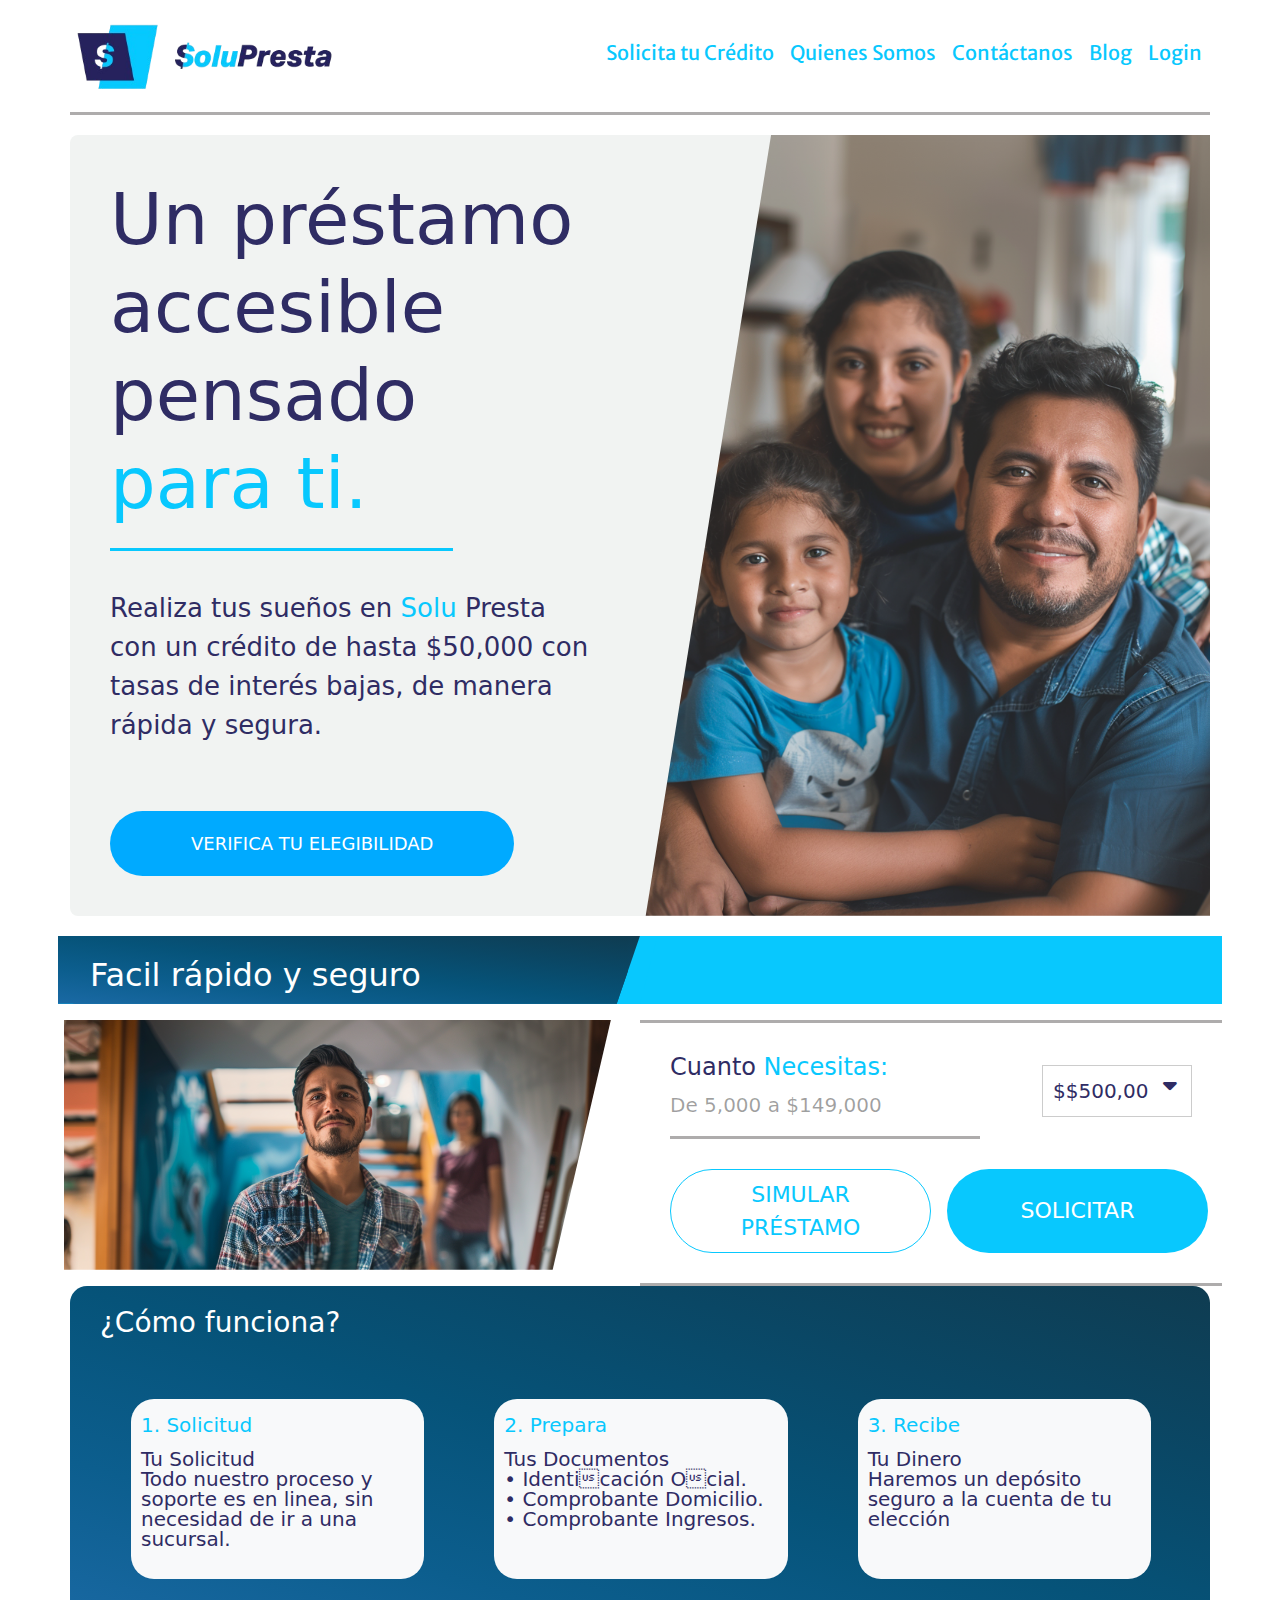
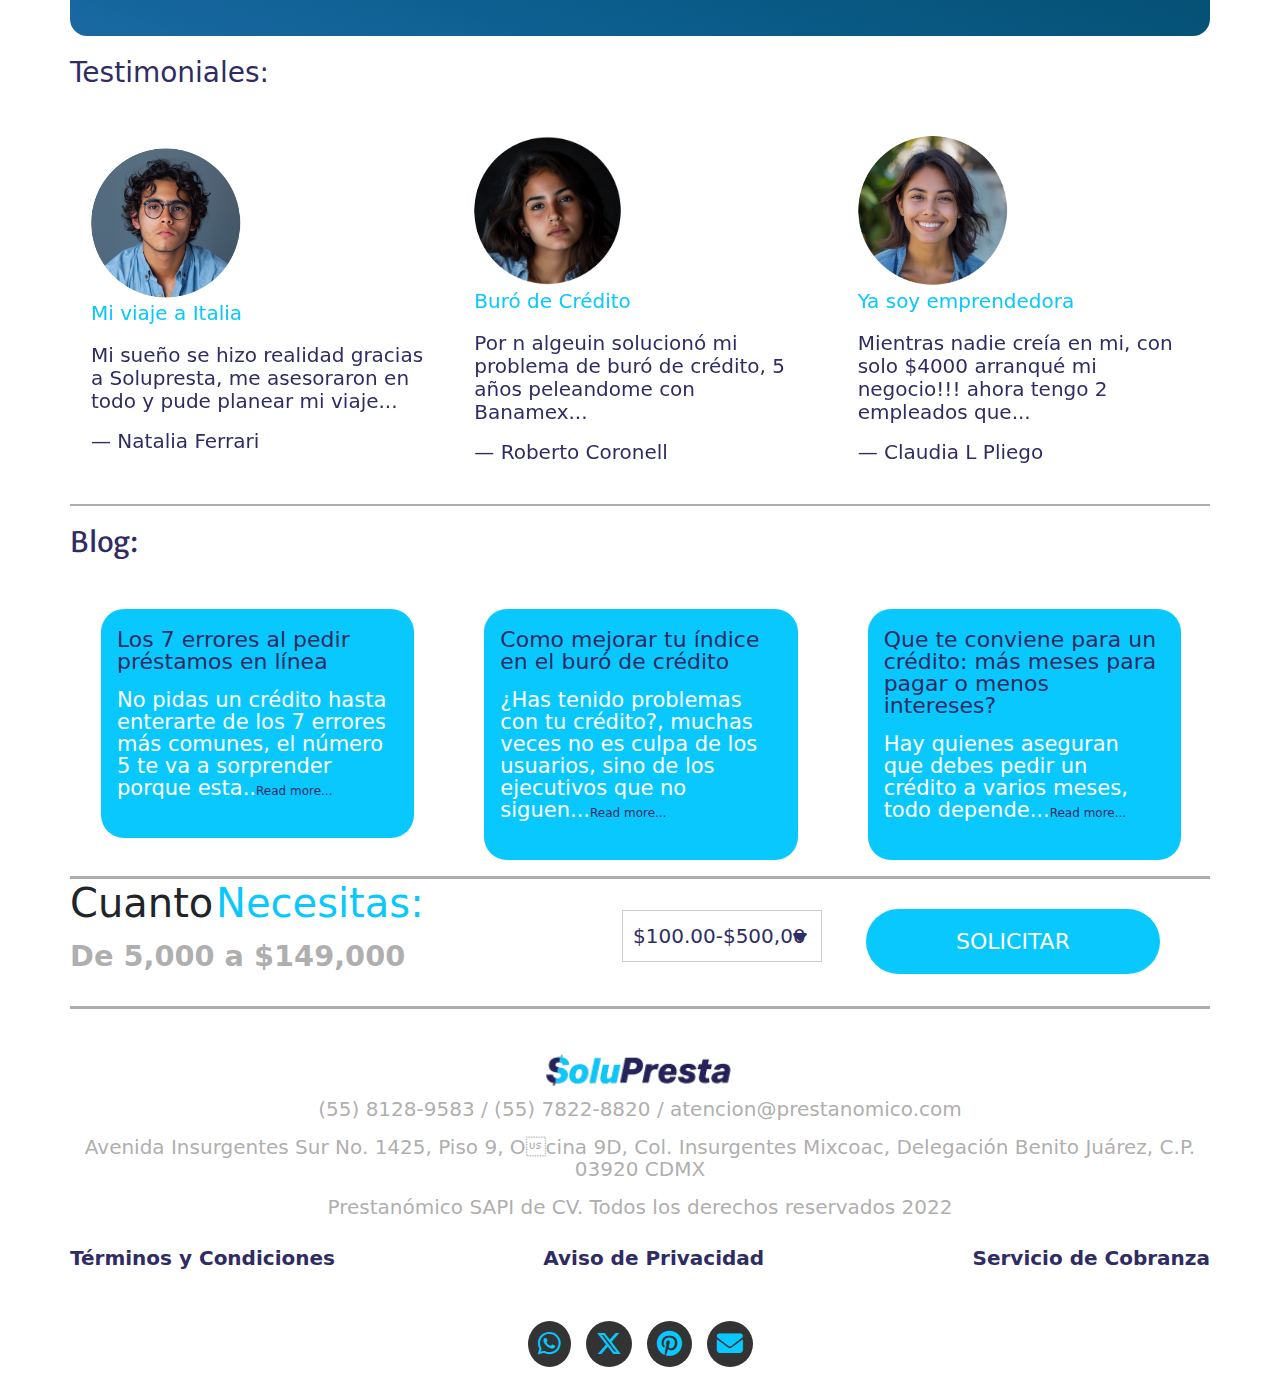
<file: index.html>
<!DOCTYPE html>
<html lang="en">

<head>
    <meta charset="UTF-8">
    <meta name="viewport" content="width=device-width, initial-scale=1.0">
    <title>project</title>
    <link rel="stylesheet" href="https://cdn.jsdelivr.net/npm/bootstrap@5.3.0/dist/css/bootstrap.min.css">
    <link rel="stylesheet" href="https://cdnjs.cloudflare.com/ajax/libs/font-awesome/6.6.0/css/all.min.css">
    <link rel="stylesheet" href="OwlCarousel2-2.3.4/dist/assets/owl.carousel.min.css">
    <link rel="stylesheet" href="OwlCarousel2-2.3.4/dist/assets/owl.theme.default.min.css">
    <link rel="stylesheet" href="style.css">
    <link rel="stylesheet" href="responsive.css">
</head>

<body>
    <section class="header container-fluid">

        <div class="container nav-container">
            <nav class="navbar navbar-expand-lg navbar-light navbar-custom">

                <!-- Logo -->
                <a class="navbar-brand desktop" href="index.html">
                    <img src="images/logo (12).png" alt="Logo" width="280px"> <!-- Adjust width as needed -->
                </a>
                <a class="navbar-brand mobile" href="index.html">
                    <img src="images/mobile-logo.png" alt="Logo" width="200px"> <!-- Adjust width as needed -->
                </a>

                <!-- Toggler for mobile view -->
                <button class="navbar-toggler" type="button" data-bs-toggle="collapse" data-bs-target="#navbarNav"
                    aria-controls="navbarNav" aria-expanded="false" aria-label="Toggle navigation">
                    <span class="navbar-toggler-icon"></span>
                </button>

                <!-- Navbar links -->
                <div class="collapse navbar-collapse" id="navbarNav">
                    <ul class="navbar-nav ms-auto">
                        <li class="nav-item">
                            <a class="nav-link" href="Forms.html">Solicita tu Crédito</a>
                        </li>
                        <li class="nav-item">
                            <a class="nav-link" href="#">Quienes Somos</a>
                        </li>
                        <li class="nav-item">
                            <a class="nav-link" href="#">Contáctanos</a>
                        </li>
                        <li class="nav-item">
                            <a class="nav-link" href="#myBlog">Blog</a>
                        </li>
                        <li class="nav-item">
                            <a class="nav-link" href="#">Login</a>
                        </li>
                    </ul>
                </div>

            </nav>
        </div>

    </section>
    <!-- section 2 -->
    <section class="hero-sec container-fluid mt-3">
        <div class="container">
            <div class="row  hero-section">
                <div class="col-lg-6 col-md-6 col-sm-12  hero-content">
                    <div class="hero-content-body">
                        <div class="hero-content-inner">
                            <h1>Un préstamo accesible pensado <span class="hero-span"> para ti.</span></h1>
                            <p>Realiza tus sueños en <span class="hero-span">Solu</span> Presta con un crédito de hasta
                                $50,000 con tasas de interés bajas, de manera rápida y segura.</p>
                        </div>
                        <a href="#" class="btn hero-button">VERIFICA TU ELEGIBILIDAD</a>
                    </div>
                </div>
                <div class="col-lg-6 col-md-6 hero-image">

                </div>
            </div>
        </div>
    </section>
    <!-- section-for title -->
    <section class="container-fluid site-title mt-3">
        <div class="container title">
            <div class="row title-row">
                <div class="col-md-6 col-sm-8 title-left ">
                    <div class="custom-section">
                        <h2>Facil rápido y seguro</h2>
                    </div>
                </div>
                <div class="col-md-6 col-sm-4 title-right">

                </div>
            </div>
        </div>


    </section>

    <!-- section -4 -->
    <section class="container-fluid Necesitas mt-3">
        <div class="container Necesitas-body">
            <div class="row" id="Necesitas-id">
                <div class=" col-lg-6 col-md-6 col-sm-4  Necesitas-img">
                    <div class="Necesitas-img-box">
                        <!-- <img src="images/carlosbecerril_home_maintenance_8b9cf0a9-bbf9-44e2-925a-93b9e9c267e6.png" alt=""> -->
                    </div>
                </div>
                <div class=" col-lg-6 col-md-6 col-sm-12 Necesitas-content">
                    <div class="Necesitas-content-body">
                        <div class="need-number">
                            <div class="left-need-number">
                                <h4>Cuanto <span class="unique-span">Necesitas:</span></h4>
                                <p class="left-number">De 5,000 a $149,000</p>
                            </div>
                            <div class="right-need-number">
                                <form action="#">
                                <div class="custom-select-wrapper">
                                    <select id="form-select">
                                        <option value="">$$500,00</option>
                                        <option value="">$$400,00</option>
                                        <option value="">$$400,00</option>                             
                                        <option value="">$$400,00</option>
                                    </select> 
                                    <i class="fa-solid fa-caret-down  custom-dropdown-icon"></i>
                                 </div>
                            </form>
                            </div>
                        </div>
                        <div class="buttons-container">
                            <button class="btn right-btn">SIMULAR PRÉSTAMO</button>
                            <button class="btn left-btn">SOLICITAR</button>

                        </div>
                    </div>
                </div>

            </div>

        </div>

    </section>

    <!-- section -5 -->
    <section class="container-fluid mt-3">
        <div class="container how-works">
            <div class="work-heading">
                <h3>¿Cómo funciona?</h3>
            </div>
            
            <div class="work-carousel owl-carousel" style="width: 100%;height: 100%;">
                <div class="work-card" id="work-card-1">
                    <h4 class="unique-span">1. Solicitud</h4>
                    <p>Tu Solicitud</p>
                    <p>Todo nuestro proceso y
                        soporte es en linea, sin
                        necesidad de ir a una sucursal.</p>
                </div>
                <div class="work-card" id="work-card-2">
                    <h4 class="unique-span">2. Prepara</h4>
                    <p>Tus Documentos</p>
                    <ul>
                        <li>• Identicación Ocial.</li>
                        <li>• Comprobante Domicilio.</li>
                        <li>• Comprobante Ingresos.</li>
                    </ul>
                </div>
                <div class="work-card" id="work-card-3">
                    <h4 class="unique-span">3. Recibe </h4>
                    <p>Tu Dinero</p>
                    <p>Haremos un depósito seguro a
                        la cuenta de tu elección</p>
                </div>
                <div class="work-card" id="work-card-4">
                    <h4 class="unique-span">1. Solicitud</h4>
                    <p>Tu Solicitud</p>
                    <p>Todo nuestro proceso y
                        soporte es en linea, sin
                        necesidad de ir a una sucursal.</p>
                </div>
                <div class="work-card" id="work-card-5">
                    <h4 class="unique-span">2. Prepara</h4>
                    <p>Tus Documentos</p>
                    <ul>
                        <li>Identicación Ocial.</li>
                        <li>Comprobante Domicilio.</li>
                        <li>Comprobante Ingresos.</li>
                    </ul>
                </div>
                <div class="work-card" id="work-card-6">
                    <h4 class="unique-span">3. Recibe </h4>
                    <p>Tu Dinero</p>
                    <p>Haremos un depósito seguro a
                        la cuenta de tu elección</p>
                </div>
            </div>
        </div>
    </section>
    
    <section class="container-fluid Testimonial-section mt-3">
        <div class="container Testimonial">
                <div class="Testimonial-heading">
                    <h3>Testimoniales:</h3>
                </div>
                <div class="Testimonial-carousel owl-carousel" style="width: 100%;height: 100%;">
                    <div class="Testimonial-card" id="Testimonial-card-1">
                        <div class="profile-img">
                            <img src="images/carlosbecerril_photo_of_latin_young_man_blue_shirt_19313bcc-fc66-473e-8dd6-00202b6a13c8.png" alt="">
    
                        </div>
                        <div class="card-content">
                            <p class="Role unique-span">Mi viaje a Italia</p>
                            <p class="intro">Mi sueño se hizo realidad gracias a
                                Solupresta, me asesoraron en todo y
                                pude planear mi viaje...</p>
                            <h4 class="name">— Natalia Ferrari</h4>
    
                        </div>
                    </div>
                    <!--  -->
                    <div class="Testimonial-card" id="Testimonial-card-2">
                        <div class="profile-img">
                            <img src="images/carlosbecerril_photo_of_latin_young_woman_blue_shirt_f01828fc-6202-49f6-ba8e-8b32e9e46f1f.png" alt="">
    
                        </div>
                        <div class="card-content">
                            <p class="Role unique-span">Buró de Crédito</p>
                            <p class="intro">Por n algeuin solucionó mi
                                problema de buró de crédito, 5 años
                                peleandome con Banamex...</p>
                            <h4 class="name">— Roberto Coronell</h4>
    
                        </div>
                    </div>
                    <!--  -->
                    <div class="Testimonial-card" id="Testimonial-card-3">
                        <div class="profile-img">
                            <img src="images/carlosbecerril_photo_of_latin_young_woman_smiling_blue_shirt_24d22803-d048-43de-82f9-248e826fd0e9.png" alt="">
    
                        </div>
                        <div class="card-content">
                            <p class="Role unique-span">Ya soy emprendedora</p>
                            <p class="intro">Mientras nadie creía en mi, con solo
                                $4000 arranqué mi negocio!!! ahora
                                tengo 2 empleados que...</p>
                            <h4 class="name">— Claudia L Pliego</h4>
    
                        </div>
                    </div>
                    <!--  -->
                    <div class="Testimonial-card"  id="Testimonial-card-4">
                        <div class="profile-img">
                            <img src="images/carlosbecerril_photo_of_latin_young_man_blue_shirt_19313bcc-fc66-473e-8dd6-00202b6a13c8.png" alt="">
    
                        </div>
                        <div class="card-content">
                            <p class="Role unique-span">Mi viaje a Italia</p>
                            <p class="intro">Mi sueño se hizo realidad gracias a
                                Solupresta, me asesoraron en todo y
                                pude planear mi viaje...</p>
                            <h4 class="name">— Natalia Ferrari</h4>
    
                        </div>
                    </div>
                 
                </div>
            
        
           <!--  -->
        </div>
    </section>
    <!-- Blog carasoule -->
    <section class="container-fluid Blog-section mt-3" id="myBlog">
        <div class="container Blog">
            <div class="Blog-heading">
                <h3>Blog:</h3>
            </div>
            <div class="Blog-carousel owl-carousel" style="width: 100%;height: 100%;">
                <div class="bolg-item" id="blog-1">
                    <div class="blog-title">
                        <p>Los 7 errores al pedir préstamos
                            en línea<p>
                    </div>
                    <div class="blog-text"> 
                        <p>No pidas un crédito hasta
                            enterarte de los 7 errores más
                            comunes, el número 5 te va a
                            sorprender porque esta..<a href="blog1.html" class="read-more">Read more...</a></p>
                    </div>
                </div>
                <!-- Blog-2 -->
                <div class="bolg-item" id="blog-2">
                    <div class="blog-title">
                        <p>Como mejorar tu índice en el
                            buró de crédito<p>
                    </div>
                    <div class="blog-text"> 
                        <p>¿Has tenido problemas con tu
                            crédito?, muchas veces no es
                            culpa de los usuarios, sino de los
                            ejecutivos que no siguen...<a href="blog2.html" class="read-more">Read more...</a></p>
                    </div>
                </div>
                <!-- Blog -3 -->
                <div class="bolg-item" id="blog-3" >
                    <div class="blog-title">
                        <p>Que te conviene para un crédito:
                            más meses para pagar o menos
                            intereses?<p>
                    </div>
                    
                    <div class="blog-text"> 
                        <p>Hay quienes aseguran que debes
                            pedir un crédito a varios meses,
                            todo depende...<a href="blog3.html" class="read-more">Read more...</a></p>
                    </div>
                </div>
                  <!-- Blog -4 -->
                  <div class="bolg-item" id="blog-4" >
                    <div class="blog-title">
                        <p>Los 7 errores al pedir préstamos
                            en línea<p>
                    </div>
                    <div class="blog-text"> 
                        <p>No pidas un crédito hasta
                            enterarte de los 7 errores más
                            comunes, el número 5 te va a
                            sorprender porque esta..<a href="blog1.html" class="read-more">Read more...</a></p>
                    </div>
                </div>
                  <!-- Blog -5 -->
                  <div class="bolg-item" id="blog-5" >
                    <div class="blog-title">
                        <p>Los 7 errores al pedir préstamos
                            en línea<p>
                    </div>
                    <div class="blog-text"> 
                        <p>No pidas un crédito hasta
                            enterarte de los 7 errores más
                            comunes, el número 5 te va a
                            sorprender porque esta..<a href="blog2.html" class="read-more">Read more..</a></p>
                    </div>
                </div>
                  <!-- Blog -6 -->
                  <div class="bolg-item" id="blog-6" >
                    <div class="blog-title">
                        <p>Los 7 errores al pedir préstamos
                            en línea<p>
                    </div>
                    <div class="blog-text"> 
                        <p>No pidas un crédito hasta
                            enterarte de los 7 errores más
                            comunes, el número 5 te va a
                            sorprender porque esta..<a href="blog1.html" class="read-more">Read more..</a></p>
                    </div>
                </div>

            </div>
    </section>

    <!-- section for joining -->
<section class="joining-section container-fluid">
    <div class="container joining-body">
        <div class="row">
            <div class="col-sm-12 col-md-8 col-lg-8 joiong-content">
                <div class="joining-number">
                    <div class="left-jioning-number">
                        <h4>Cuanto <span class="unique-span">Necesitas:</span></h4>
                        <p class="main-jioning-number">De 5,000 a $149,000</p>
                    </div>
                    <div class="right-jioing">
                        <form action="">
                        <div class="custom-select-wrapper">
                            <select id="right-jioing-number">
                                <option value="">$100.00-$500,00</option>
                                <option value="">$100.00-$400,00t</option>
                                <option value="">$100.00-$400,00t</option>                             
                                <option value="">$100.00-$400,00t</option>
                            </select> 
                            <i class="fa-solid fa-caret-down  custom-dropdown-icon"></i>
                         </div>
                    </form>
                    </div>
                </div>

            </div>
            <div class=" col-sm-12 col-md-4 col-lg-4 join-us">
<div class="jion-now-btn">
    <button class="btn jion-btn">SOLICITAR</button>
</div>

            </div>
                
            </div>
        </div>
</section>    
   <!-- FOOTER -->

   <section class="footer">
    <div class="container footer-body">
        <img src="images/mobile-logo.png" alt="">
        <di class="footer-body-content">
            <p>(55) 8128-9583 / (55) 7822-8820 / atencion@prestanomico.com</p>
            <p>Avenida Insurgentes Sur No. 1425, Piso 9, Ocina 9D, Col. Insurgentes Mixcoac, Delegación Benito Juárez, C.P. 03920 CDMX</p>
            <p>Prestanómico SAPI de CV. Todos los derechos reservados 2022</p>
        </di>
        <div class="footer-nav-link">
            <li class="nav-item">
                <a class="nav-link" href="#">Términos y Condiciones</a>
            </li>  <li class="nav-item">
                <a class="nav-link" href="#">Aviso de Privacidad</a>
            </li>  <li class="nav-item">
                <a class="nav-link" href="#">Servicio de Cobranza</a>
            </li>
        </div>
    </div>
    <div class="social-icons">
        <a href="https://wa.me/your-number" target="_blank" class="icon whatsapp"><i class="fab fa-whatsapp"></i></a>
        <a href="https://x.com/your-profile" target="_blank" class="icon x"><i class="fab fa-x-twitter"></i></a>
        <a href="https://pinterest.com/your-profile" target="_blank" class="icon pinterest"><i class="fab fa-pinterest"></i></a>
        <a href="mailto:your-email@gmail.com" class="icon gmail"><i class="fas fa-envelope"></i></a>
    </div>
   </section>
   <section class="mbl-footer">
    <div class="mbl-footer-body">
        <div class="footer-logo">
            <img src="images/footer-logo.png" width="80px" alt="">

        </div>
        <div class="copy-right">
            <p class="rights">LEGALES</p>
            <p> <span class="year">©2024</span> <span class="company-A">Solu</span> <span class="company-B">Presta</span>
            </p>


        </div>
    </div>
    <div class="social-icons">
        <a href="https://wa.me/your-number" target="_blank" class="icon whatsapp"><i class="fab fa-whatsapp"></i></a>
        <a href="https://x.com/your-profile" target="_blank" class="icon x"><i class="fab fa-x-twitter"></i></a>
        <a href="https://pinterest.com/your-profile" target="_blank" class="icon pinterest"><i class="fab fa-pinterest"></i></a>
        <a href="mailto:your-email@gmail.com" class="icon gmail"><i class="fas fa-envelope"></i></a>
    </div>


   </section>

     <script src="https://cdnjs.cloudflare.com/ajax/libs/jquery/3.6.0/jquery.min.js"></script>
     <!-- Include Owl Carousel JS -->
     <script src="OwlCarousel2-2.3.4/dist/owl.carousel.min.js"></script>
    <script>
        $(document).ready(function () {
            $('.work-carousel').owlCarousel({
                items: 1.4,
                loop: true,
                margin: 10,
                autoplay: true,
               
                responsive: {
                    0:{items:1.4}
                    ,
                    600: {
                        items:2
                    },
                    1000: {
                        items: 3
                    }
                }
            });
        });

        $('.Testimonial-carousel').owlCarousel({
            items: 1.4,
            loop: true,
            margin: 10,
            autoplay: true,
            responsive: {
                    0:{items:1.4}
                    ,
                    600: {
                        items:2
                    },
                    1000: {
                        items: 3
                    }
                }
            });
    
       

        $('.Blog-carousel').owlCarousel({
            items: 1.4,
            loop: true,
            margin: 10,
            autoplay: true,
            responsive: {
                    0:{items:1.4}
                    ,
                    600: {
                        items:2
                },
                1000: {
                    items: 3
                }
            }
        });

    </script>



    <script src="https://cdn.jsdelivr.net/npm/bootstrap@5.3.0/dist/js/bootstrap.min.js"></script>
</body>

</html>
</file>
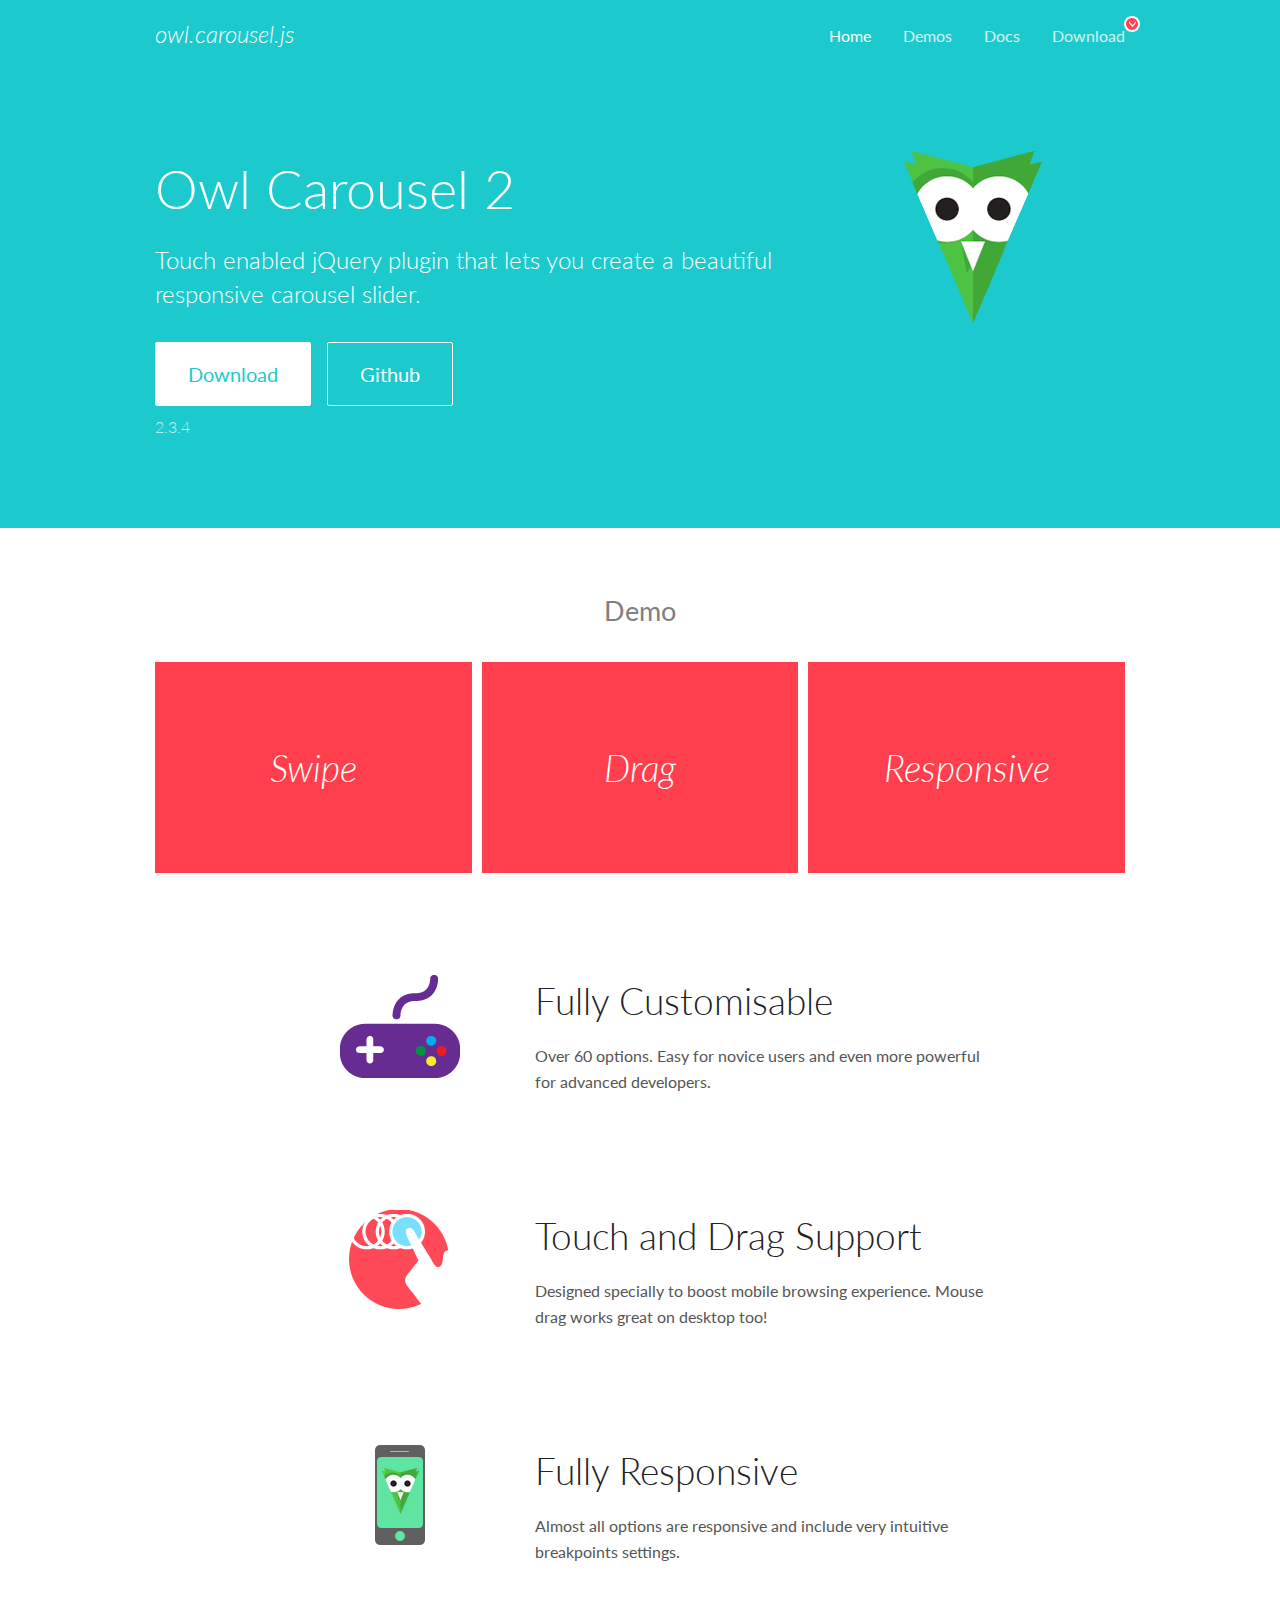
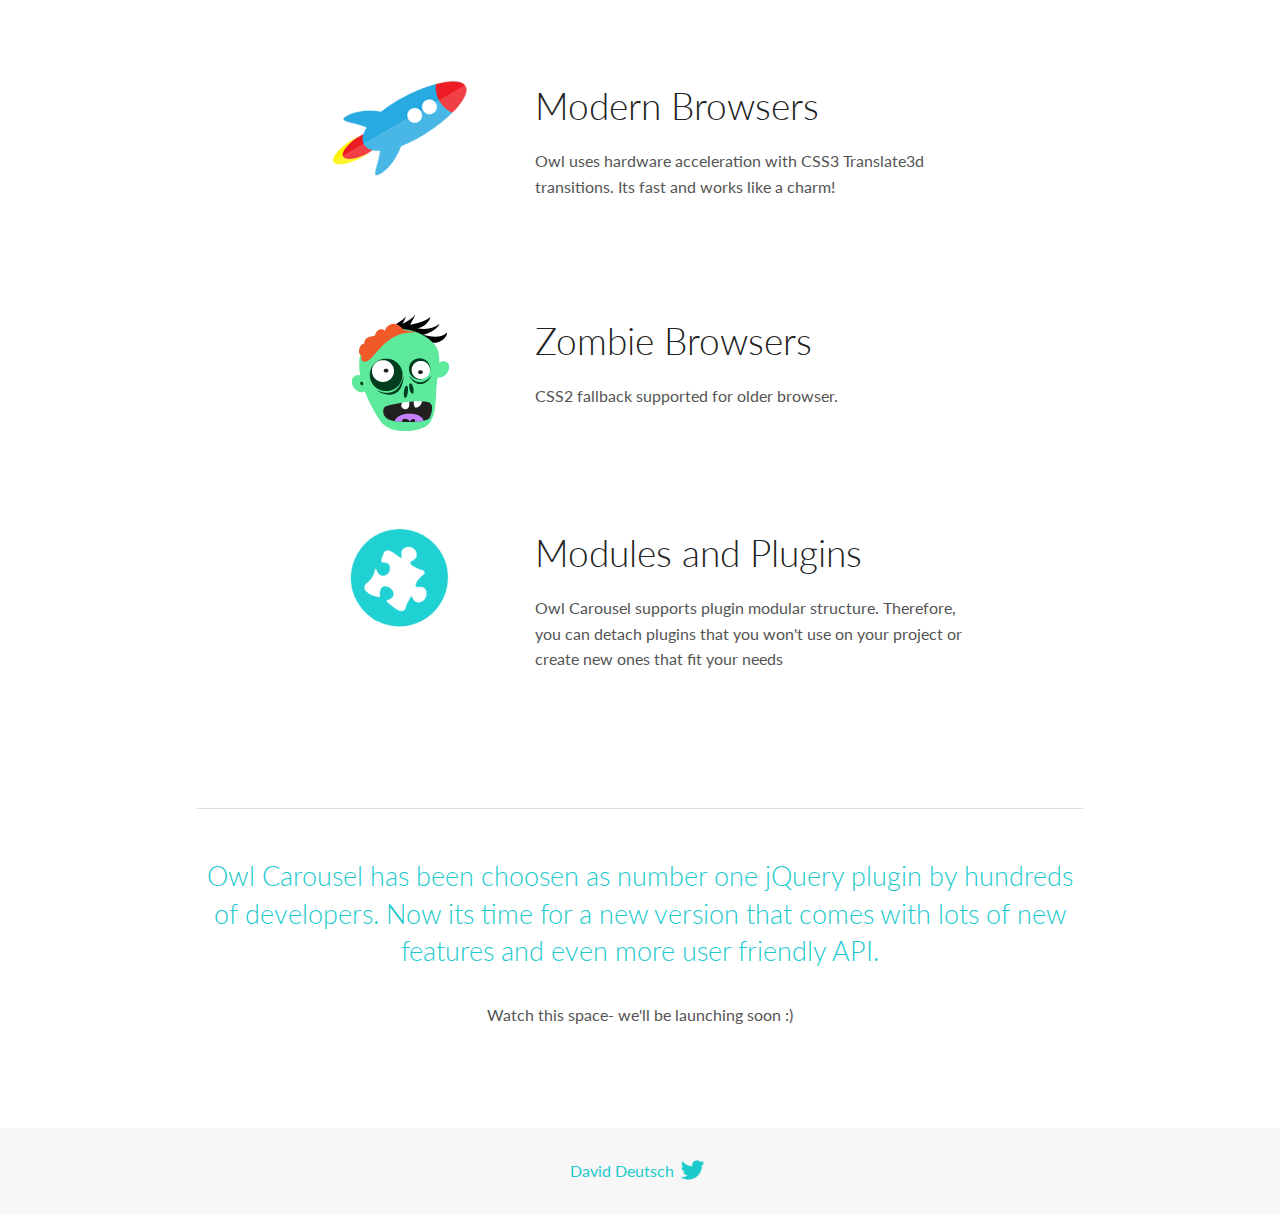
<file: OwlCarousel2-2.3.4/docs/index.html>
<!DOCTYPE html>
<html lang="en">
  <head>

    <!-- head -->
    <meta charset="utf-8">
    <meta name="msapplication-tap-highlight" content="no" />
    <meta name="viewport" content="width=device-width, initial-scale=1.0" />
    <meta name="description" content="Touch enabled jQuery plugin that lets you create beautiful responsive carousel slider.">
    <meta name="author" content="David Deutsch">
    <title>
      Home | Owl Carousel | 2.3.4
    </title>

    <!-- Stylesheets -->
    <link href='https://fonts.googleapis.com/css?family=Lato:300,400,700,400italic,300italic' rel='stylesheet' type='text/css'>
    <link rel="stylesheet" href="assets/css/docs.theme.min.css">

    <!-- Owl Stylesheets -->
    <link rel="stylesheet" href="assets/owlcarousel/assets/owl.carousel.min.css">
    <link rel="stylesheet" href="assets/owlcarousel/assets/owl.theme.default.min.css">

    <!-- HTML5 shim and Respond.js IE8 support of HTML5 elements and media queries -->

    <!--[if lt IE 9]>
      <script src="https://oss.maxcdn.com/libs/html5shiv/3.7.0/html5shiv.js"></script>
      <script src="https://oss.maxcdn.com/libs/respond.js/1.3.0/respond.min.js"></script>
    <![endif]-->

    <!-- Favicons -->
    <link rel="apple-touch-icon-precomposed" sizes="144x144" href="assets/ico/apple-touch-icon-144-precomposed.png">
    <link rel="shortcut icon" href="assets/ico/favicon.png">
    <link rel="shortcut icon" href="favicon.ico">

    <!-- Yeah i know js should not be in header. Its required for demos.-->

    <!-- javascript -->
    <script src="assets/vendors/jquery.min.js"></script>
    <script src="assets/owlcarousel/owl.carousel.js"></script>
  </head>
  <body>

    <!-- header -->
    <header class="header">
      <div class="row">
        <div class="large-12 columns">
          <div class="brand left">
            <h3>
              <a href="/OwlCarousel2/">owl.carousel.js</a> 
            </h3>
          </div>
          <a id="toggle-nav" class="right">
            <span></span> <span></span> <span></span> 
          </a> 
          <div class="nav-bar">
            <ul class="clearfix">
              <li class="active">
                <a href="/OwlCarousel2/index.html">Home</a> 
              </li>
              <li> <a href="/OwlCarousel2/demos/demos.html">Demos</a>  </li>
              <li> <a href="/OwlCarousel2/docs/started-welcome.html">Docs</a>  </li>
              <li>
                <a href="https://github.com/OwlCarousel2/OwlCarousel2/archive/2.3.4.zip">Download</a> 
                <span class="download"></span> 
              </li>
            </ul>
          </div>
        </div>
      </div>
    </header>

    <!-- home panel -->
    <section id="hero">
      <div class="row">
        <div class="large-8 medium-8 columns">
          <h1>Owl Carousel 2</h1>
          <h4>Touch enabled jQuery plugin that lets you create a beautiful responsive carousel slider.</h4>
          <a href="https://github.com/OwlCarousel2/OwlCarousel2/archive/2.3.4.zip" class="hero-button">Download</a> 
          <a href="https://github.com/OwlCarousel2/OwlCarousel2" class="hero-button outline">Github</a> 
          <p>2.3.4</p>
        </div>
        <div class="large-4 medium-4 columns">
          <img class="owl-logo" src="assets/img/owl-logo.png" alt="mr. Owl">
        </div>
      </div>
    </section>

    <!-- body -->
    <div class="home-demo">
      <div class="row">
        <div class="large-12 columns">
          <h3>Demo</h3>
          <div class="owl-carousel">
            <div class="item">
              <h2>Swipe</h2>
            </div>
            <div class="item">
              <h2>Drag</h2>
            </div>
            <div class="item">
              <h2>Responsive</h2>
            </div>
            <div class="item">
              <h2>CSS3</h2>
            </div>
            <div class="item">
              <h2>Fast</h2>
            </div>
            <div class="item">
              <h2>Easy</h2>
            </div>
            <div class="item">
              <h2>Free</h2>
            </div>
            <div class="item">
              <h2>Upgradable</h2>
            </div>
            <div class="item">
              <h2>Tons of options</h2>
            </div>
            <div class="item">
              <h2>Infinity</h2>
            </div>
            <div class="item">
              <h2>Auto Width</h2>
            </div>
          </div>
        </div>
      </div>
    </div>
    <script>
      var owl = $('.owl-carousel');
      owl.owlCarousel({
        margin: 10,
        loop: true,
        responsive: {
          0: {
            items: 1
          },
          600: {
            items: 2
          },
          1000: {
            items: 3
          }
        }
      })
    </script>

    <!-- features -->
    <div id="features">
      <div class="row">
        <div class="small-12 medium-9 small-centered columns">
          <section class="row feature">
            <div class="medium-4 small-12 columns">
              <img src="assets/img/feature-options.png" alt="">
            </div>
            <div class="medium-8 small-12 columns">
              <h2>Fully Customisable</h2>
              <p>Over 60 options. Easy for novice users and even more powerful for advanced developers.</p>
            </div>
          </section>
          <section class="row feature">
            <div class="medium-4 small-12 columns">
              <img src="assets/img/feature-drag.png" alt="">
            </div>
            <div class="medium-8 small-12 columns">
              <h2>Touch and Drag Support</h2>
              <p>Designed specially to boost mobile browsing experience. Mouse drag works great on desktop too!</p>
            </div>
          </section>
          <section class="row feature">
            <div class="medium-4 small-12 columns">
              <img src="assets/img/feature-responsive.png" alt="">
            </div>
            <div class="medium-8 small-12 columns">
              <h2>Fully Responsive</h2>
              <p>Almost all options are responsive and include very intuitive breakpoints settings.</p>
            </div>
          </section>
          <section class="row feature">
            <div class="medium-4 small-12 columns">
              <img src="assets/img/feature-modern.png" alt="">
            </div>
            <div class="medium-8 small-12 columns">
              <h2>Modern Browsers</h2>
              <p>Owl uses hardware acceleration with CSS3 Translate3d transitions. Its fast and works like a charm! </p>
            </div>
          </section>
          <section class="row feature">
            <div class="medium-4 small-12 columns">
              <img src="assets/img/feature-zombie.png" alt="">
            </div>
            <div class="medium-8 small-12 columns">
              <h2>Zombie Browsers</h2>
              <p>CSS2 fallback supported for older browser.</p>
            </div>
          </section>
          <section class="row feature">
            <div class="medium-4 small-12 columns">
              <img src="assets/img/feature-module.png" alt="">
            </div>
            <div class="medium-8 small-12 columns">
              <h2>Modules and Plugins</h2>
              <p>Owl Carousel supports plugin modular structure. Therefore, you can detach plugins that you won&#x27;t use on your project or create new ones that fit your needs</p>
            </div>
          </section>
        </div>
      </div>
    </div>

    <!-- footer -->
    <section id="teaser-text">
      <div class="row">
        <div class="small-12 medium-11 small-centered columns">
          <hr>
          <h3 id="owl-carousel-has-been-choosen-as-number-one-jquery-plugin-by-hundreds-of-developers-now-its-time-for-a-new-version-that-comes-with-lots-of-new-features-and-even-more-user-friendly-api-">Owl Carousel has been choosen as number one jQuery plugin by hundreds of developers. Now its time for a new version that comes with lots of new features and even more user friendly API.</h3>
          <p>Watch this space- we&#39;ll be launching soon :)</p>
        </div>
      </div>
    </section>

    <!-- footer -->
    <footer class="footer">
      <div class="row">
        <div class="large-12 columns">
          <h5>
            <a href="/OwlCarousel2/docs/support-contact.html">David Deutsch</a> 
            <a id="custom-tweet-button" href="https://twitter.com/share?url=https://github.com/OwlCarousel2/OwlCarousel2&text=Owl Carousel - This is so awesome! " target="_blank"></a> 
          </h5>
        </div>
      </div>
    </footer>

    <!-- vendors -->
    <script src="assets/vendors/highlight.js"></script>
    <script src="assets/js/app.js"></script>
  </body>
</html>
</file>
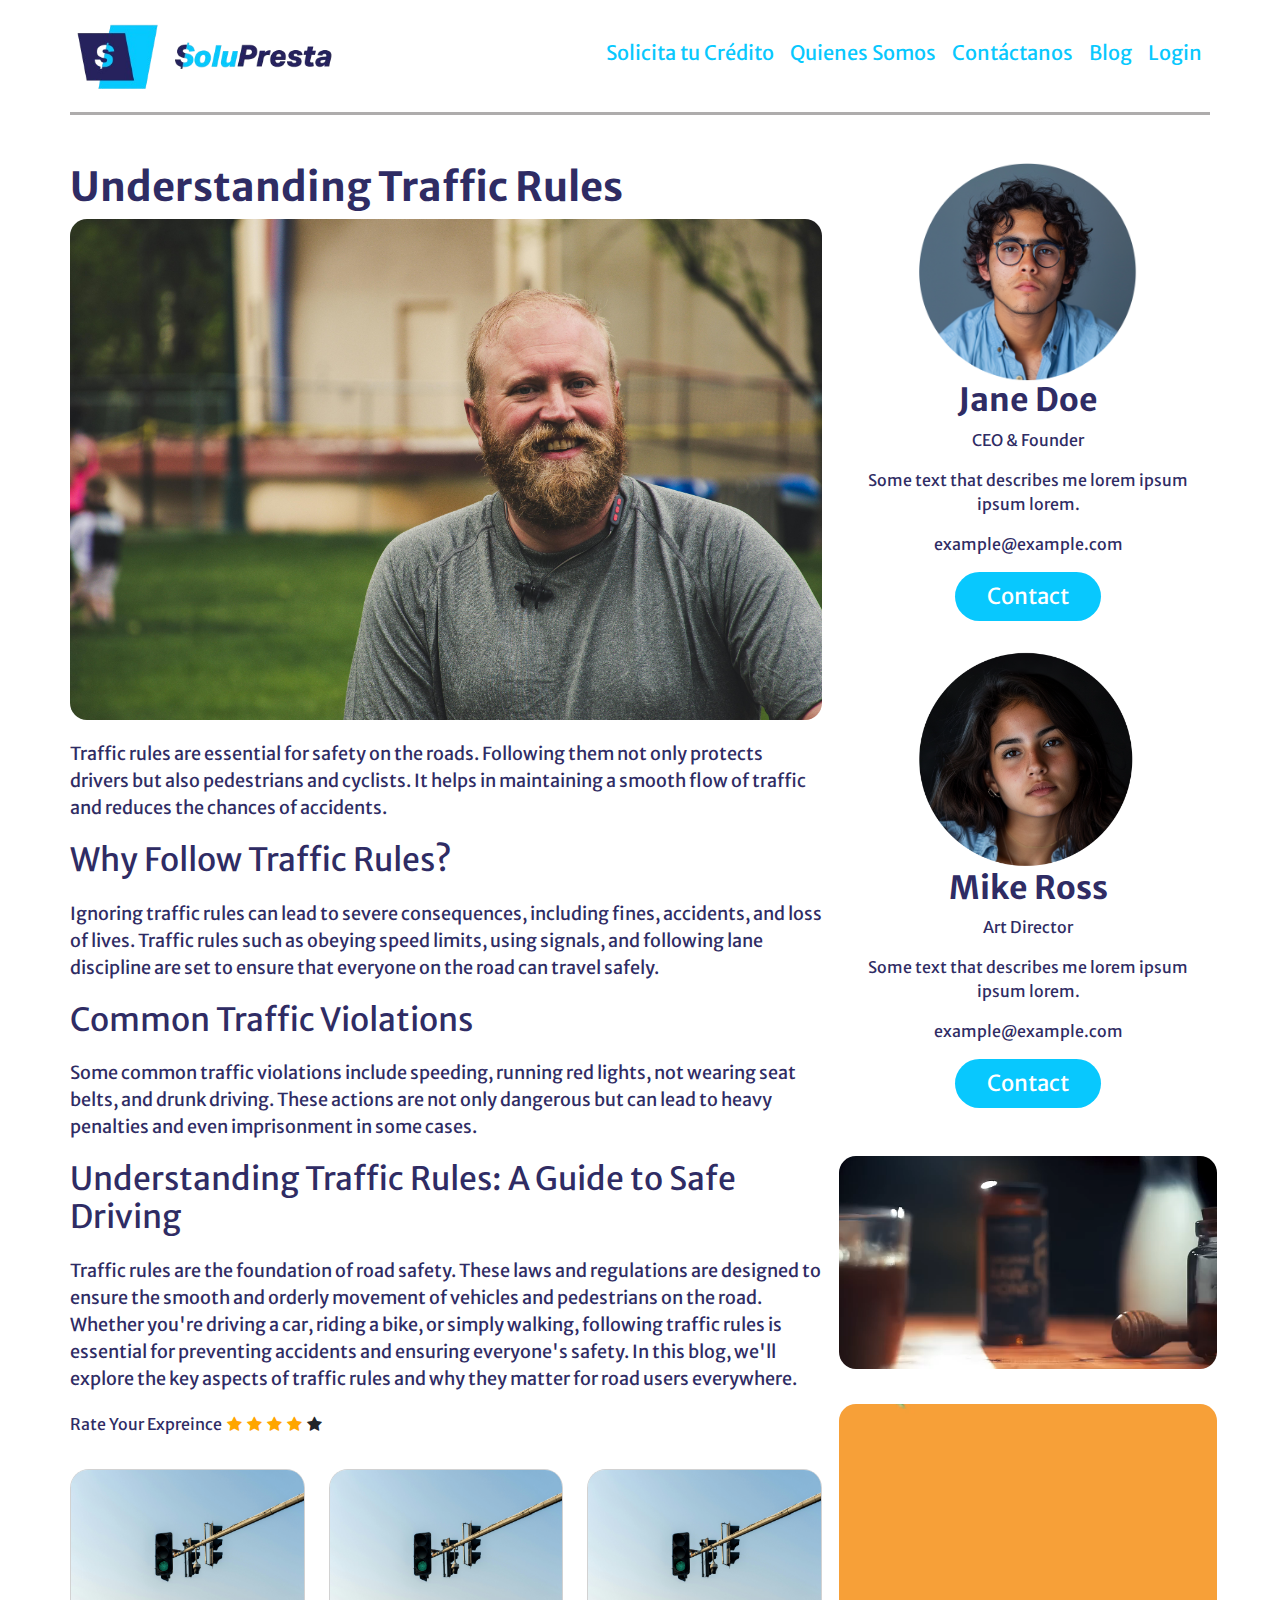
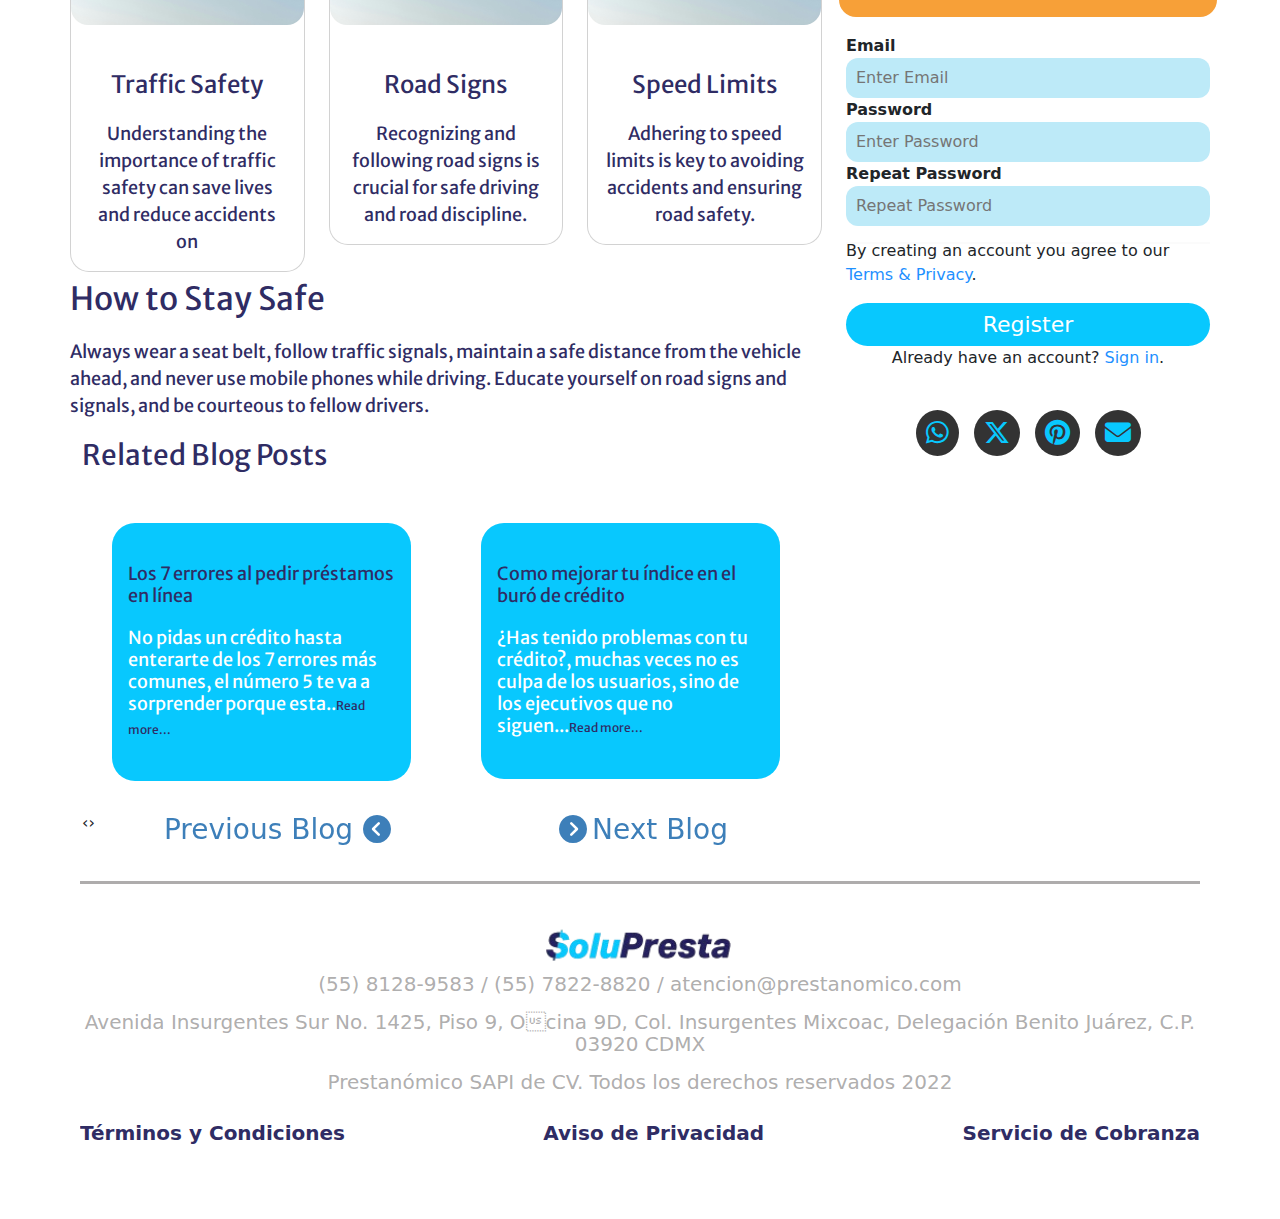
<file: blog1.html>
<!DOCTYPE html>
<html lang="en">

<head>
    <meta charset="UTF-8">
    <meta name="viewport" content="width=device-width, initial-scale=1.0">
    <title>project</title>
    <link rel="stylesheet" href="https://cdn.jsdelivr.net/npm/bootstrap@5.3.0/dist/css/bootstrap.min.css">
   <link rel="stylesheet" href="https://cdnjs.cloudflare.com/ajax/libs/font-awesome/6.6.0/css/all.min.css">
    <link rel="stylesheet" href="OwlCarousel2-2.3.4/dist/assets/owl.carousel.min.css">
    <link rel="stylesheet" href="OwlCarousel2-2.3.4/dist/assets/owl.theme.default.min.css">
    <link rel="stylesheet" href="style.css">
    <link rel="stylesheet" href="responsive.css">
    <link rel="stylesheet" href="https://cdnjs.cloudflare.com/ajax/libs/font-awesome/4.7.0/css/font-awesome.min.css">
</head>

<body>
    <section class="header container-fluid">

        <div class="container nav-container">
            <nav class="navbar navbar-expand-lg navbar-light navbar-custom">

                <!-- Logo -->
                <a class="navbar-brand desktop" href="index.html">
                    <img src="images/logo (12).png" alt="Logo" width="280px"> <!-- Adjust width as needed -->
                </a>
                <a class="navbar-brand mobile" href="index.html">
                    <img src="images/mobile-logo.png" alt="Logo" width="200px"> <!-- Adjust width as needed -->
                </a>

                <!-- Toggler for mobile view -->
                <button class="navbar-toggler" type="button" data-bs-toggle="collapse" data-bs-target="#navbarNav"
                    aria-controls="navbarNav" aria-expanded="false" aria-label="Toggle navigation">
                    <span class="navbar-toggler-icon"></span>
                </button>

                <!-- Navbar links -->
                <div class="collapse navbar-collapse" id="navbarNav">
                    <ul class="navbar-nav ms-auto">
                        <li class="nav-item">
                            <a class="nav-link" href="Forms.html">Solicita tu Crédito</a>
                        </li>
                        <li class="nav-item">
                            <a class="nav-link" href="#">Quienes Somos</a>
                        </li>
                        <li class="nav-item">
                            <a class="nav-link" href="#">Contáctanos</a>
                        </li>
                        <li class="nav-item">
                            <a class="nav-link" href="#">Blog</a>
                        </li>
                        <li class="nav-item">
                            <a class="nav-link" href="#">Login</a>
                        </li>
                    </ul>
                </div>

            </nav>
        </div>

    </section>

    <!--  -->
        <div class="container my-5">
            <div class="row">
                <!-- Blog Content Column -->
                <div class="col-md-8 col-sm-12 blog-content">
                    <h1>Understanding Traffic Rules</h1>
                    <img src="images/pexels-brett-sayles-1073097.jpg" alt="Featured Image">
                    <p>Traffic rules are essential for safety on the roads. Following them not only protects drivers but also pedestrians and cyclists. It helps in maintaining a smooth flow of traffic and reduces the chances of accidents.</p>
                    <!-- Additional Content -->
                    <h2>Why Follow Traffic Rules?</h2>
                    <p>Ignoring traffic rules can lead to severe consequences, including fines, accidents, and loss of lives. Traffic rules such as obeying speed limits, using signals, and following lane discipline are set to ensure that everyone on the road can travel safely.</p>
                    <h2>Common Traffic Violations</h2>
                    <p>Some common traffic violations include speeding, running red lights, not wearing seat belts, and drunk driving. These actions are not only dangerous but can lead to heavy penalties and even imprisonment in some cases.</p>
                    <h2>Understanding Traffic Rules: A Guide to Safe Driving</h2>
                    <p>Traffic rules are the foundation of road safety. These laws and regulations are designed to ensure the smooth and orderly movement of vehicles and pedestrians on the road. Whether you're driving a car, riding a bike, or simply walking, following traffic rules is essential for preventing accidents and ensuring everyone's safety. In this blog, we'll explore the key aspects of traffic rules and why they matter for road users everywhere.</p>
               <!-- Ratings -->
                <div class="rating">
               <span class="rating-heading">Rate Your Expreince</span>
               <span class="fa fa-star checked"></span>
               <span class="fa fa-star checked"></span>
               <span class="fa fa-star checked"></span>
               <span class="fa fa-star checked"></span>
               <span class="fa fa-star"></span>
            </div>
                    <!-- Grid of Images -->
                   <!-- Responsive Image Grid with Labels -->
<div class="row mt-2 g-4">
    <div class="col-md-6 col-lg-4">
        <div class="card">
            <img src="blog-imges/pexels-nano71-27681699.jpg" class="card-img-top img-fluid" alt="Traffic Safety">
            <div class="card-body">
                <h4 class="card-title-trafic">Traffic Safety</h4>
                <p class="card-text">Understanding the importance of traffic safety can save lives and reduce accidents on </p>
            </div>
        </div>
    </div>
    <div class="col-md-6 col-lg-4">
        <div class="card">
            <img src="blog-imges/pexels-nano71-27681699.jpg" class="card-img-top img-fluid" alt="Road Signs">
            <div class="card-body">
                <h4 class="card-title-trafic">Road Signs</h4>
                <p class="card-text">Recognizing and following road signs is crucial for safe driving and road discipline.</p>
            </div>
        </div>
    </div>
    <div class="col-md-4 col-lg-4 hide-on-mbl" >
        <div class="card">
            <img src="blog-imges/pexels-nano71-27681699.jpg" class="card-img-top img-fluid" alt="Speed Limits">
            <div class="card-body">
                <h4 class="card-title-trafic">Speed Limits</h4>
                <p class="card-text">Adhering to speed limits is key to avoiding accidents and ensuring road safety.</p>
            </div>
        </div>
    </div> 
</div>

                    <h2 class="Blog-heading">How to Stay Safe</h2>
                    <p>Always wear a seat belt, follow traffic signals, maintain a safe distance from the vehicle ahead, and never use mobile phones while driving. Educate yourself on road signs and signals, and be courteous to fellow drivers.</p>
                    <!-- Related Blogs Section -->

                <section class="container-fluid Blog-section mt-3">
                    <div class="container Blog">
                        <div class="Blog-heading">
                            <h3>Related Blog Posts</h3>
                        </div>
                        <div class="Blog-carousel owl-carousel" style="width: 100%;height: 100%;">
                            <div class="bolg-item" id="blog-1">
                                <div class="blog-title">
                                    <p>Los 7 errores al pedir préstamos
                                        en línea<p>
                                </div>
                                <div class="blog-text"> 
                                    <p>No pidas un crédito hasta
                                        enterarte de los 7 errores más
                                        comunes, el número 5 te va a
                                        sorprender porque esta..<a href="blog3.html" class="read-more">Read more...</a></p>
                                </div>
                            </div>
                            <!-- Blog-2 -->
                            <div class="bolg-item" id="blog-2">
                                <div class="blog-title">
                                    <p>Como mejorar tu índice en el
                                        buró de crédito<p>
                                </div>
                                <div class="blog-text"> 
                                    <p>¿Has tenido problemas con tu
                                        crédito?, muchas veces no es
                                        culpa de los usuarios, sino de los
                                        ejecutivos que no siguen...<a href="blog2.html" class="read-more">Read more...</a></p>
                                </div>
                            </div>
                            <!-- Blog -3 -->
                            <div class="bolg-item" id="blog-3" >
                                <div class="blog-title">
                                    <p>Que te conviene para un crédito:
                                        más meses para pagar o menos
                                        intereses?<p>
                                </div>
                                
                                <div class="blog-text"> 
                                    <p>Hay quienes aseguran que debes
                                        pedir un crédito a varios meses,
                                        todo depende...<a href="blog3.html" class="read-more">Read more...</a></p>
                                </div>
                            </div>
                              <!-- Blog -4 -->
                              <div class="bolg-item" id="blog-4" >
                                <div class="blog-title">
                                    <p>Los 7 errores al pedir préstamos
                                        en línea<p>
                                </div>
                                <div class="blog-text"> 
                                    <p>No pidas un crédito hasta
                                        enterarte de los 7 errores más
                                        comunes, el número 5 te va a
                                        sorprender porque esta..<a href="blog1.html" class="read-more">Read more...</a></p>
                                </div>
                            </div>
                              <!-- Blog -5 -->
                              <div class="bolg-item" id="blog-5" >
                                <div class="blog-title">
                                    <p>Los 7 errores al pedir préstamos
                                        en línea<p>
                                </div>
                                <div class="blog-text"> 
                                    <p>No pidas un crédito hasta
                                        enterarte de los 7 errores más
                                        comunes, el número 5 te va a
                                        sorprender porque esta..<a href="blog2.html" class="read-more">Read more..</a></p>
                                </div>
                            </div>
                              <!-- Blog -6 -->
                              <div class="bolg-item" id="blog-6" >
                                <div class="blog-title">
                                    <p>Los 7 errores al pedir préstamos
                                        en línea<p>
                                </div>
                                <div class="blog-text"> 
                                    <p>No pidas un crédito hasta
                                        enterarte de los 7 errores más
                                        comunes, el número 5 te va a
                                        sorprender porque esta..<a href="blog1.html" class="read-more">Read more..</a></p>
                                </div>
                            </div>
            
                        </div>
                </section>

                <!-- blog nav -->
                <nav class="blog-nav">
                    <a href="blog3.html" class="nav-arrow prev"><span style="padding-right: 10px;">Previous Blog</span><i class="fa-solid fa-circle-chevron-left"></i>  </a>
                    <a href="blog2.html" class="nav-arrow next"><i class="fa-solid fa-circle-chevron-right"></i><span style="padding-left: 5px;">Next Blog</span></a>
                </nav>
                


            </div>
                <!-- Ads and Newsletter Column -->
                <div class="col-md-4 col-sm-12">
                    <div class="my-team">
                        <div class="row">
                            <div class="column">
                              <div class="team-card">
                                <img src="images/carlosbecerril_photo_of_latin_young_man_blue_shirt_19313bcc-fc66-473e-8dd6-00202b6a13c8.png" alt="Jane" style="width:100%">
                                <div class="card-body">
                                  <h2>Jane Doe</h2>
                                  <p class="title">CEO &amp; Founder</p>
                                  <p>Some text that describes me lorem ipsum ipsum lorem.</p>
                                  <p>example@example.com</p>
                                  <p><button class="left-btn">Contact</button></p>
                                </div>
                              </div>
                            </div>
                          
                            <div class="column">
                              <div class="team-card">
                                <img src="images/carlosbecerril_photo_of_latin_young_woman_blue_shirt_f01828fc-6202-49f6-ba8e-8b32e9e46f1f.png" alt="Mike" style="width:100%">
                                <div class="card-body">
                                  <h2>Mike Ross</h2>
                                  <p class="title">Art Director</p>
                                  <p>Some text that describes me lorem ipsum ipsum lorem.</p>
                                  <p>example@example.com</p>
                                  <p><button class="left-btn">Contact</button></p>
                                </div>
                              </div>
                            </div>
                            <!--  -->
                            <div class="adds mt-2">
                                <video autoplay muted loop src="video/Raw Honey _ Merlion Naturals _ Product Commercial _ Cinematic Lighting.mp4"></video>
                            </div>
                            <div class="adds mt-2">
                                <video autoplay muted loop src="video/brand advertisement motion graphics video (1).mp4"></video>
                            </div>
                    </div>
                </div>
                  <!--Rigestration form  -->
                <section class="REG-form" id="--RigestrationForm">
                    <form action="action_page.php">
                        <div class="container">
                          <label for="email"><b>Email</b></label>
                          <input type="text" placeholder="Enter Email" name="email" id="email" required>
                      
                          <label for="psw"><b>Password</b></label>
                          <input type="password" placeholder="Enter Password" name="psw" id="psw" required>
                      
                          <label for="psw-repeat"><b>Repeat Password</b></label>
                          <input type="password" placeholder="Repeat Password" name="psw-repeat" id="psw-repeat" required>
                          <hr>
                      
                          <p class="terms">By creating an account you agree to our <a href="#">Terms & Privacy</a>.</p>
                          <button type="submit" class="registerbtn">Register</button>
                        </div>
                      
                        <div class="container signin">
                          <p>Already have an account? <a href="#">Sign in</a>.</p>
                        </div>
                      </form>

                
                </section>
                <div class="social-icons">
                    <a href="https://wa.me/your-number" target="_blank" class="icon whatsapp"><i class="fab fa-whatsapp"></i></a>
                    <a href="https://x.com/your-profile" target="_blank" class="icon x"><i class="fab fa-x-twitter"></i></a>
                    <a href="https://pinterest.com/your-profile" target="_blank" class="icon pinterest"><i class="fab fa-pinterest"></i></a>
                    <a href="mailto:your-email@gmail.com" class="icon gmail"><i class="fas fa-envelope"></i></a>
                </div>
                

            </div>
        </div>
      



        <section class="footer">
            <div class="container footer-body">
                <img src="images/mobile-logo.png" alt="">
                <di class="footer-body-content">
                    <p>(55) 8128-9583 / (55) 7822-8820 / atencion@prestanomico.com</p>
                    <p>Avenida Insurgentes Sur No. 1425, Piso 9, Ocina 9D, Col. Insurgentes Mixcoac, Delegación Benito Juárez, C.P. 03920 CDMX</p>
                    <p>Prestanómico SAPI de CV. Todos los derechos reservados 2022</p>
                </di>
                <div class="footer-nav-link">
                    <li class="nav-item">
                        <a class="nav-link" href="#">Términos y Condiciones</a>
                    </li>  <li class="nav-item">
                        <a class="nav-link" href="#">Aviso de Privacidad</a>
                    </li>  <li class="nav-item">
                        <a class="nav-link" href="#">Servicio de Cobranza</a>
                    </li>
                </div>
            </div>
           </section> 
           <!--  -->
           <section class="mbl-footer">
            <div class="mbl-footer-body">
                <div class="footer-logo">
                    <img src="images/footer-logo.png" width="80px" alt="">
        
                </div>
                <div class="copy-right">
                    <p class="rights">LEGALES</p>
                    <p> <span class="year">©2024</span> <span class="company-A">Solu</span> <span class="company-B">Presta</span>
                    </p>
        
        
                </div>
            </div>
        
        
           </section>
           <script src="https://cdnjs.cloudflare.com/ajax/libs/jquery/3.6.0/jquery.min.js"></script>
           <!-- Include Owl Carousel JS -->
           <script src="OwlCarousel2-2.3.4/dist/owl.carousel.min.js"></script>
           <script>
             $('.Blog-carousel').owlCarousel({
            items: 1,
            loop: true,
            margin: 10,
            autoplay: true,
            dots: true, 
            nav:true,
            responsive: {
                    0:{items:1}
                    ,
                    600: {
                        items:2
                },
                1000: {
                    items: 2
                }
            }
        });
           </script>   
    <script src="https://cdn.jsdelivr.net/npm/bootstrap@5.3.0/dist/js/bootstrap.min.js"></script>
</body>
</html>
</file>
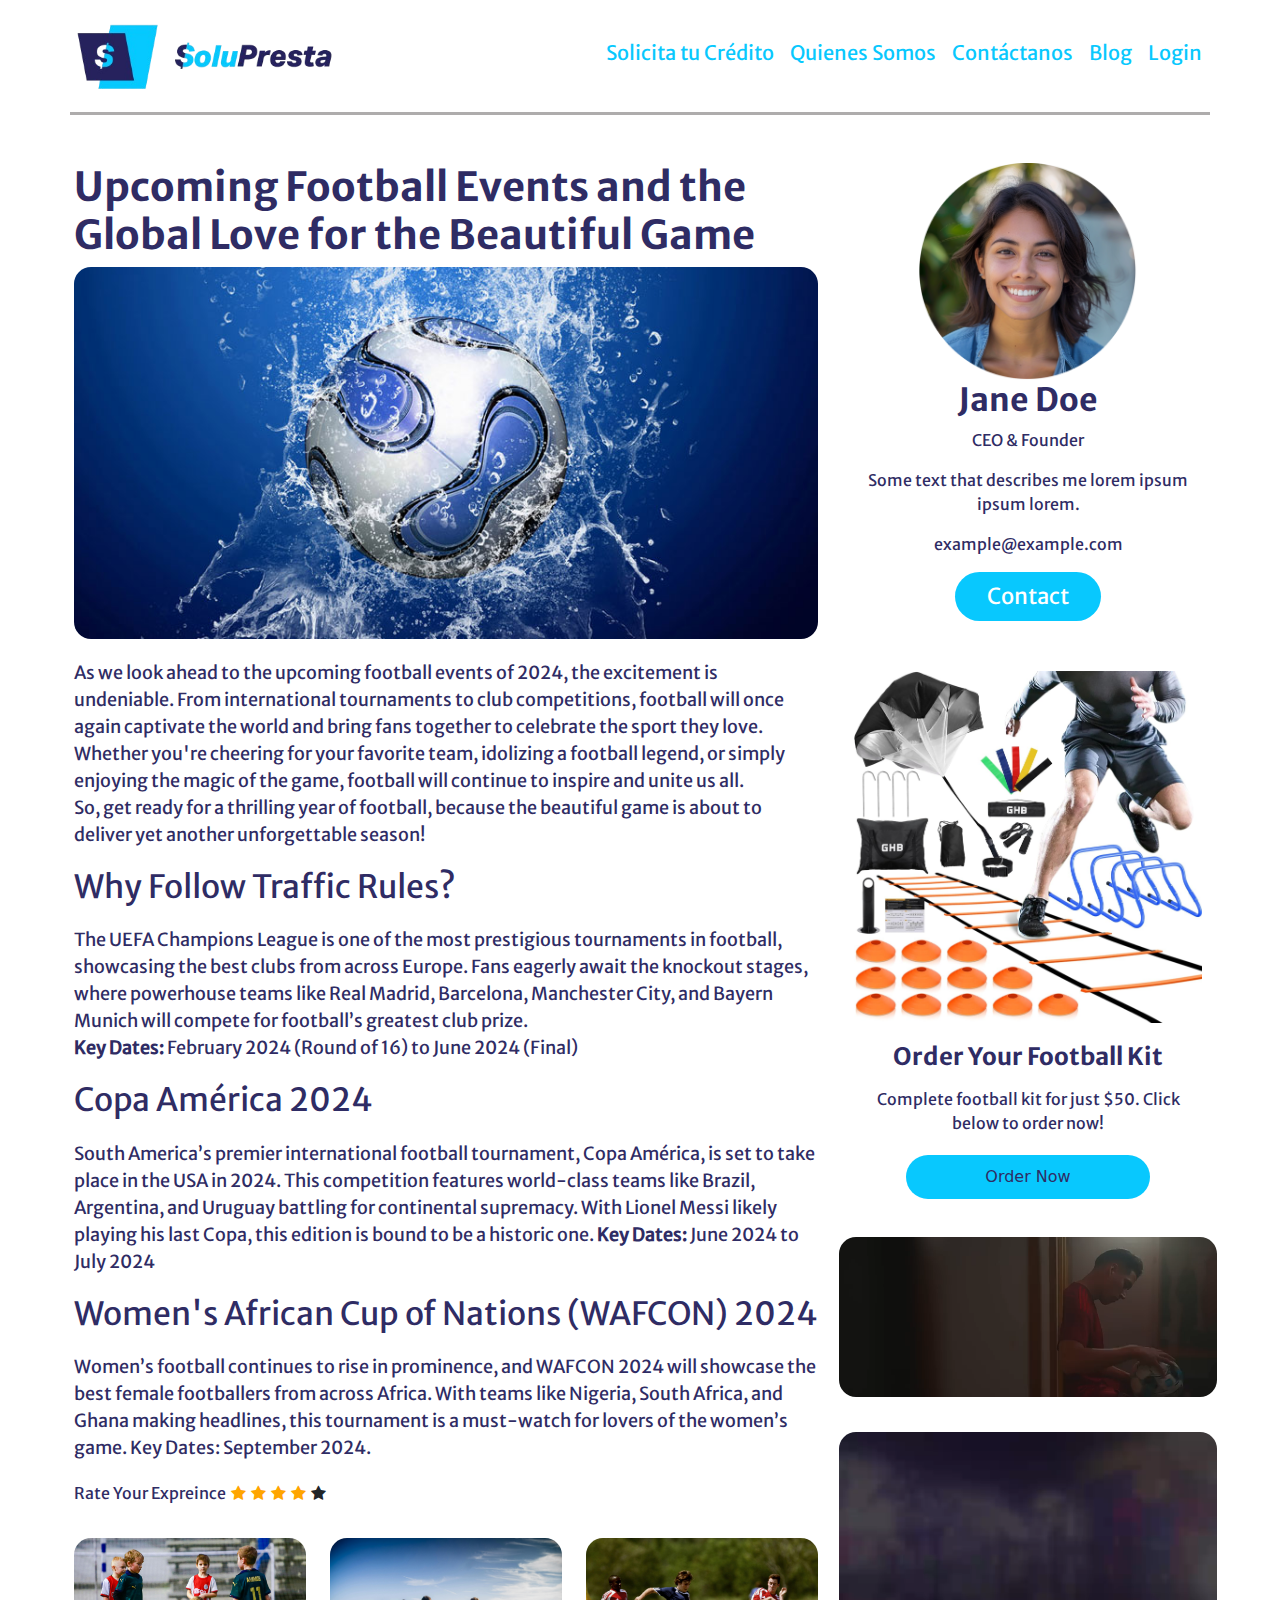
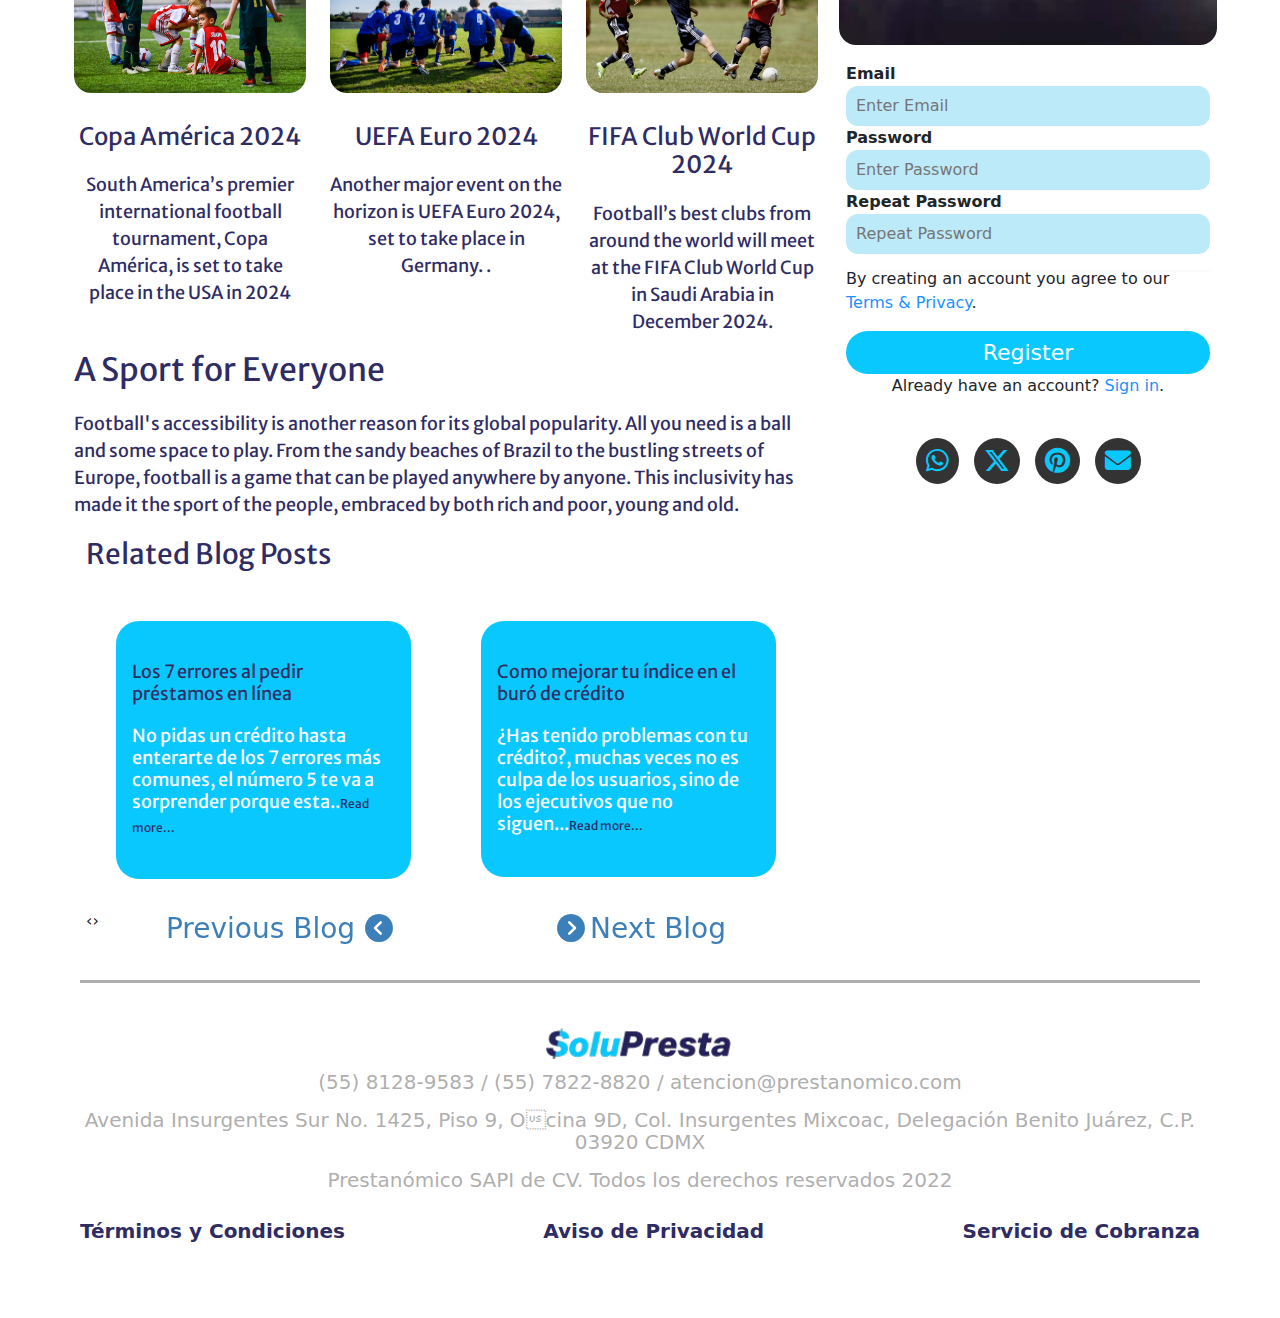
<file: blog2.html>
<!DOCTYPE html>
<html lang="en">

<head>
    <meta charset="UTF-8">
    <meta name="viewport" content="width=device-width, initial-scale=1.0">
    <title>project</title>
    <link rel="stylesheet" href="https://cdn.jsdelivr.net/npm/bootstrap@5.3.0/dist/css/bootstrap.min.css">
    <link rel="stylesheet" href="https://cdnjs.cloudflare.com/ajax/libs/font-awesome/6.6.0/css/all.min.css">
    <link rel="stylesheet" href="OwlCarousel2-2.3.4/dist/assets/owl.carousel.min.css">
    <link rel="stylesheet" href="OwlCarousel2-2.3.4/dist/assets/owl.theme.default.min.css">
    <link rel="stylesheet" href="style.css">
    <link rel="stylesheet" href="responsive.css">
    <link rel="stylesheet" href="https://cdnjs.cloudflare.com/ajax/libs/font-awesome/4.7.0/css/font-awesome.min.css">
</head>

<body>
    <section class="header container-fluid">

        <div class="container nav-container">
            <nav class="navbar navbar-expand-lg navbar-light navbar-custom">

                <!-- Logo -->
                <a class="navbar-brand desktop" href="index.html">
                    <img src="images/logo (12).png" alt="Logo" width="280px"> <!-- Adjust width as needed -->
                </a>
                <a class="navbar-brand mobile" href="index.html">
                    <img src="images/mobile-logo.png" alt="Logo" width="200px"> <!-- Adjust width as needed -->
                </a>

                <!-- Toggler for mobile view -->
                <button class="navbar-toggler" type="button" data-bs-toggle="collapse" data-bs-target="#navbarNav"
                    aria-controls="navbarNav" aria-expanded="false" aria-label="Toggle navigation">
                    <span class="navbar-toggler-icon"></span>
                </button>

                <!-- Navbar links -->
                <div class="collapse navbar-collapse" id="navbarNav">
                    <ul class="navbar-nav ms-auto">
                        <li class="nav-item">
                            <a class="nav-link" href="Forms.html">Solicita tu Crédito</a>
                        </li>
                        <li class="nav-item">
                            <a class="nav-link" href="#">Quienes Somos</a>
                        </li>
                        <li class="nav-item">
                            <a class="nav-link" href="#">Contáctanos</a>
                        </li>
                        <li class="nav-item">
                            <a class="nav-link" href="#">Blog</a>
                        </li>
                        <li class="nav-item">
                            <a class="nav-link" href="#">Login</a>
                        </li>
                    </ul>
                </div>

            </nav>
        </div>

    </section>

    <!--  -->
        <div class="container my-5">
            <div class="row">
                <!-- Blog Content Column -->
                <div class="col-md-8 col-sm-12 px-3 blog-content">
                    <h1>Upcoming Football Events and the Global Love for the Beautiful Game</h1>
                    <img src="blog-imges/y9ZXbA.jpg" alt="Featured Image">
                    <p>As we look ahead to the upcoming football events of 2024, the excitement is undeniable. From international tournaments to club competitions, football will once again captivate the world and bring fans together to celebrate the sport they love. Whether you're cheering for your favorite team, idolizing a football legend, or simply enjoying the magic of the game, football will continue to inspire and unite us all. <br>

                        So, get ready for a thrilling year of football, because the beautiful game is about to deliver yet another unforgettable season!</p>
                    <!-- Additional Content -->
                    <h2>Why Follow Traffic Rules?</h2>
                    <p>The UEFA Champions League is one of the most prestigious tournaments in football, showcasing the best clubs from across Europe. Fans eagerly await the knockout stages, where powerhouse teams like Real Madrid, Barcelona, Manchester City, and Bayern Munich will compete for football’s greatest club prize. <br>
                    <strong> Key Dates:</strong> February 2024 (Round of 16) to June 2024 (Final)</p>
                    <h2>Copa América 2024</h2>
                    <p>South America’s premier international football tournament, Copa América, is set to take place in the USA in 2024. This competition features world-class teams like Brazil, Argentina, and Uruguay battling for continental supremacy. With Lionel Messi likely playing his last Copa, this edition is bound to be a historic one. <strong> Key Dates: </strong>June 2024 to July 2024</p>
                    <h2>Women's African Cup of Nations (WAFCON) 2024</h2>
                    <p>Women’s football continues to rise in prominence, and WAFCON 2024 will showcase the best female footballers from across Africa. With teams like Nigeria, South Africa, and Ghana making headlines, this tournament is a must-watch for lovers of the women’s game.
                        Key Dates: September 2024.</p>
               <!-- Ratings -->
                <div class="rating">
               <span class="rating-heading">Rate Your Expreince</span>
               <span class="fa fa-star checked"></span>
               <span class="fa fa-star checked"></span>
               <span class="fa fa-star checked"></span>
               <span class="fa fa-star checked"></span>
               <span class="fa fa-star"></span>
            </div>
                    <!-- Grid of Images -->
                   <!-- Responsive Image Grid with Labels -->
<div class="row mt-2 g-4">
    <div class="col-md-6 col-lg-4">
        <div class="player-card">
            <img src="images/pexels-vladimir-chake-83497249-8858970.jpg" class="card-img-top img-fluid" alt="Traffic Safety">
            <div class="card-body">
                <h4 class="card-title-trafic">Copa América 2024</h4>
                <p class="card-text">South America’s premier international football tournament, Copa América, is set to take place in the USA in 2024</p>
            </div>
        </div>
    </div>
    <div class="col-md-6 col-lg-4">
        <div class="player-card">
            <img src="images/pexels-pixabay-262524.jpg" class="card-img-top img-fluid" alt="Road Signs">
            <div class="card-body">
                <h4 class="card-title-trafic">UEFA Euro 2024</h4>
                <p class="card-text">Another major event on the horizon is UEFA Euro 2024, set to take place in Germany. .</p>
            </div>
        </div>
    </div>
    <div class="col-md-4 col-lg-4 hide-on-mbl">
        <div class="player-card">
            <img src="images/pexels-pixabay-274422.jpg" class="card-img-top img-fluid" alt="Speed Limits">
            <div class="card-body">
                <h4 class="card-title-trafic">FIFA Club World Cup 2024</h4>
                <p class="card-text">Football’s best clubs from around the world will meet at the FIFA Club World Cup in Saudi Arabia in December 2024.</p>
            </div>
        </div>
    </div> 
</div>

                    <h2 class="Blog-heading mt-3">A Sport for Everyone</h2>
                    <p>Football's accessibility is another reason for its global popularity. All you need is a ball and some space to play. From the sandy beaches of Brazil to the bustling streets of Europe, football is a game that can be played anywhere by anyone. This inclusivity has made it the sport of the people, embraced by both rich and poor, young and old.</p>
                    <!-- Related Blogs Section -->

                <section class="container-fluid Blog-section mt-3">
                    <div class="container Blog">
                        <div class="Blog-heading">
                            <h3>Related Blog Posts</h3>
                        </div>
                        <div class="Blog-carousel owl-carousel" style="width: 100%;height: 100%;">
                            <div class="bolg-item" id="blog-1">
                                <div class="blog-title">
                                    <p>Los 7 errores al pedir préstamos
                                        en línea<p>
                                </div>
                                <div class="blog-text"> 
                                    <p>No pidas un crédito hasta
                                        enterarte de los 7 errores más
                                        comunes, el número 5 te va a
                                        sorprender porque esta..<a href="#" class="read-more">Read more...</a></p>
                                </div>
                            </div>
                            <!-- Blog-2 -->
                            <div class="bolg-item" id="blog-2">
                                <div class="blog-title">
                                    <p>Como mejorar tu índice en el
                                        buró de crédito<p>
                                </div>
                                <div class="blog-text"> 
                                    <p>¿Has tenido problemas con tu
                                        crédito?, muchas veces no es
                                        culpa de los usuarios, sino de los
                                        ejecutivos que no siguen...<a href="#" class="read-more">Read more...</a></p>
                                </div>
                            </div>
                            <!-- Blog -3 -->
                            <div class="bolg-item" id="blog-3" >
                                <div class="blog-title">
                                    <p>Que te conviene para un crédito:
                                        más meses para pagar o menos
                                        intereses?<p>
                                </div>
                                
                                <div class="blog-text"> 
                                    <p>Hay quienes aseguran que debes
                                        pedir un crédito a varios meses,
                                        todo depende...<a href="#" class="read-more">Read more...</a></p>
                                </div>
                            </div>
                              <!-- Blog -4 -->
                              <div class="bolg-item" id="blog-4" >
                                <div class="blog-title">
                                    <p>Los 7 errores al pedir préstamos
                                        en línea<p>
                                </div>
                                <div class="blog-text"> 
                                    <p>No pidas un crédito hasta
                                        enterarte de los 7 errores más
                                        comunes, el número 5 te va a
                                        sorprender porque esta..<a href="blog3.html" class="read-more">Read more...</a></p>
                                </div>
                            </div>
                              <!-- Blog -5 -->
                              <div class="bolg-item" id="blog-5" >
                                <div class="blog-title">
                                    <p>Los 7 errores al pedir préstamos
                                        en línea<p>
                                </div>
                                <div class="blog-text"> 
                                    <p>No pidas un crédito hasta
                                        enterarte de los 7 errores más
                                        comunes, el número 5 te va a
                                        sorprender porque esta..<a href="blog2.html" class="read-more">Read more..</a></p>
                                </div>
                            </div>
                              <!-- Blog -6 -->
                              <div class="bolg-item" id="blog-6" >
                                <div class="blog-title">
                                    <p>Los 7 errores al pedir préstamos
                                        en línea<p>
                                </div>
                                <div class="blog-text"> 
                                    <p>No pidas un crédito hasta
                                        enterarte de los 7 errores más
                                        comunes, el número 5 te va a
                                        sorprender porque esta..<a href="blog3.html" class="read-more">Read more..</a></p>
                                </div>
                            </div>
            
                        </div>
                </section>
                  <!-- blog nav -->
                  <nav class="blog-nav">
                    <a href="blog1.html" class="nav-arrow prev"><span style="padding-right: 10px;">Previous Blog</span><i class="fa-solid fa-circle-chevron-left"></i>  </a>
                    <a href="blog3.html" class="nav-arrow next"><i class="fa-solid fa-circle-chevron-right"></i><span style="padding-left: 5px;">Next Blog</span></a>
                </nav>
            </div>
                <!-- Ads and Newsletter Column -->
                <div class="col-md-4 col-sm-12">
                    <div class="my-team">
                        <div class="row">
                            <div class="column">
                              <div class="team-card">
                                <img src="images/carlosbecerril_photo_of_latin_young_woman_smiling_blue_shirt_24d22803-d048-43de-82f9-248e826fd0e9.png" alt="Jane" style="width:100%">
                                <div class="card-body">
                                  <h2>Jane Doe</h2>
                                  <p class="title">CEO &amp; Founder</p>
                                  <p>Some text that describes me lorem ipsum ipsum lorem.</p>
                                  <p>example@example.com</p>
                                  <p><button class="left-btn">Contact</button></p>
                                </div>
                              </div>
                            </div>
                          <!-- order card -->
                            <div class="order-card">
                                <img src="images/813nGTXIPML._AC_SL1500_.jpg" alt="Football Kit">
                                <h4>Order Your Football Kit</h4>
                                <p>Complete football kit for just $50. Click below to order now!</p>
                                <button id="orderBtn">Order Now</button>
                                <p class="order-confirm" id="confirmMsg">Order placed successfully!</p>
                            </div>
                            <!--  -->
                            <div class="adds mt-2">
                                <video autoplay muted loop src="video/A Cinematic Soccer Commercial __ Sony a7siii.mp4"></video>

                            </div>
                            <div class="adds mt-2">
                                <video autoplay muted loop src="video/videoplayback.mp4"></video>
                            </div>
                    </div>
                </div>
                  <!--Rigestration form  -->
                  <section class="REG-form" id="--RigestrationForm">
                    <form action="action_page.php">
                        <div class="container">
                          <label for="email"><b>Email</b></label>
                          <input type="text" placeholder="Enter Email" name="email" id="email" required>
                      
                          <label for="psw"><b>Password</b></label>
                          <input type="password" placeholder="Enter Password" name="psw" id="psw" required>
                      
                          <label for="psw-repeat"><b>Repeat Password</b></label>
                          <input type="password" placeholder="Repeat Password" name="psw-repeat" id="psw-repeat" required>
                          <hr>
                      
                          <p class="terms">By creating an account you agree to our <a href="#">Terms & Privacy</a>.</p>
                          <button type="submit" class="registerbtn">Register</button>
                        </div>
                      
                        <div class="container signin">
                          <p>Already have an account? <a href="#">Sign in</a>.</p>
                        </div>
                      </form>
                
                </section>
                <div class="social-icons">
                    <a href="https://wa.me/your-number" target="_blank" class="icon whatsapp"><i class="fab fa-whatsapp"></i></a>
                    <a href="https://x.com/your-profile" target="_blank" class="icon x"><i class="fab fa-x-twitter"></i></a>
                    <a href="https://pinterest.com/your-profile" target="_blank" class="icon pinterest"><i class="fab fa-pinterest"></i></a>
                    <a href="mailto:your-email@gmail.com" class="icon gmail"><i class="fas fa-envelope"></i></a>
                </div>
            </div>
        </div>
      



        <section class="footer">
            <div class="container footer-body">
                <img src="images/mobile-logo.png" alt="">
                <di class="footer-body-content">
                    <p>(55) 8128-9583 / (55) 7822-8820 / atencion@prestanomico.com</p>
                    <p>Avenida Insurgentes Sur No. 1425, Piso 9, Ocina 9D, Col. Insurgentes Mixcoac, Delegación Benito Juárez, C.P. 03920 CDMX</p>
                    <p>Prestanómico SAPI de CV. Todos los derechos reservados 2022</p>
                </di>
                <div class="footer-nav-link">
                    <li class="nav-item">
                        <a class="nav-link" href="#">Términos y Condiciones</a>
                    </li>  <li class="nav-item">
                        <a class="nav-link" href="#">Aviso de Privacidad</a>
                    </li>  <li class="nav-item">
                        <a class="nav-link" href="#">Servicio de Cobranza</a>
                    </li>
                </div>
            </div>
           </section> 
           <!--  -->
           <section class="mbl-footer">
            <div class="mbl-footer-body">
                <div class="footer-logo">
                    <img src="images/footer-logo.png" width="80px" alt="">
        
                </div>
                <div class="copy-right">
                    <p class="rights">LEGALES</p>
                    <p> <span class="year">©2024</span> <span class="company-A">Solu</span> <span class="company-B">Presta</span>
                    </p>
        
        
                </div>
            </div>
        
        
           </section>
           <script src="https://cdnjs.cloudflare.com/ajax/libs/jquery/3.6.0/jquery.min.js"></script>
           <!-- Include Owl Carousel JS -->
           <script src="OwlCarousel2-2.3.4/dist/owl.carousel.min.js"></script>
           <script>
             $('.Blog-carousel').owlCarousel({
            items: 1,
            loop: true,
            margin: 10,
            autoplay: true,
            dots: true, 
            nav:true,
            responsive: {
                    0:{items:1}
                    ,
                    600: {
                        items:2
                },
                1000: {
                    items: 2
                }
            }
        });
           </script> 
           <script>
            document.getElementById('orderBtn').addEventListener('click', function() {
                document.getElementById('confirmMsg').style.display = 'block';
            });
        </script>
          
    <script src="https://cdn.jsdelivr.net/npm/bootstrap@5.3.0/dist/js/bootstrap.min.js"></script>
</body>
</html>
</file>
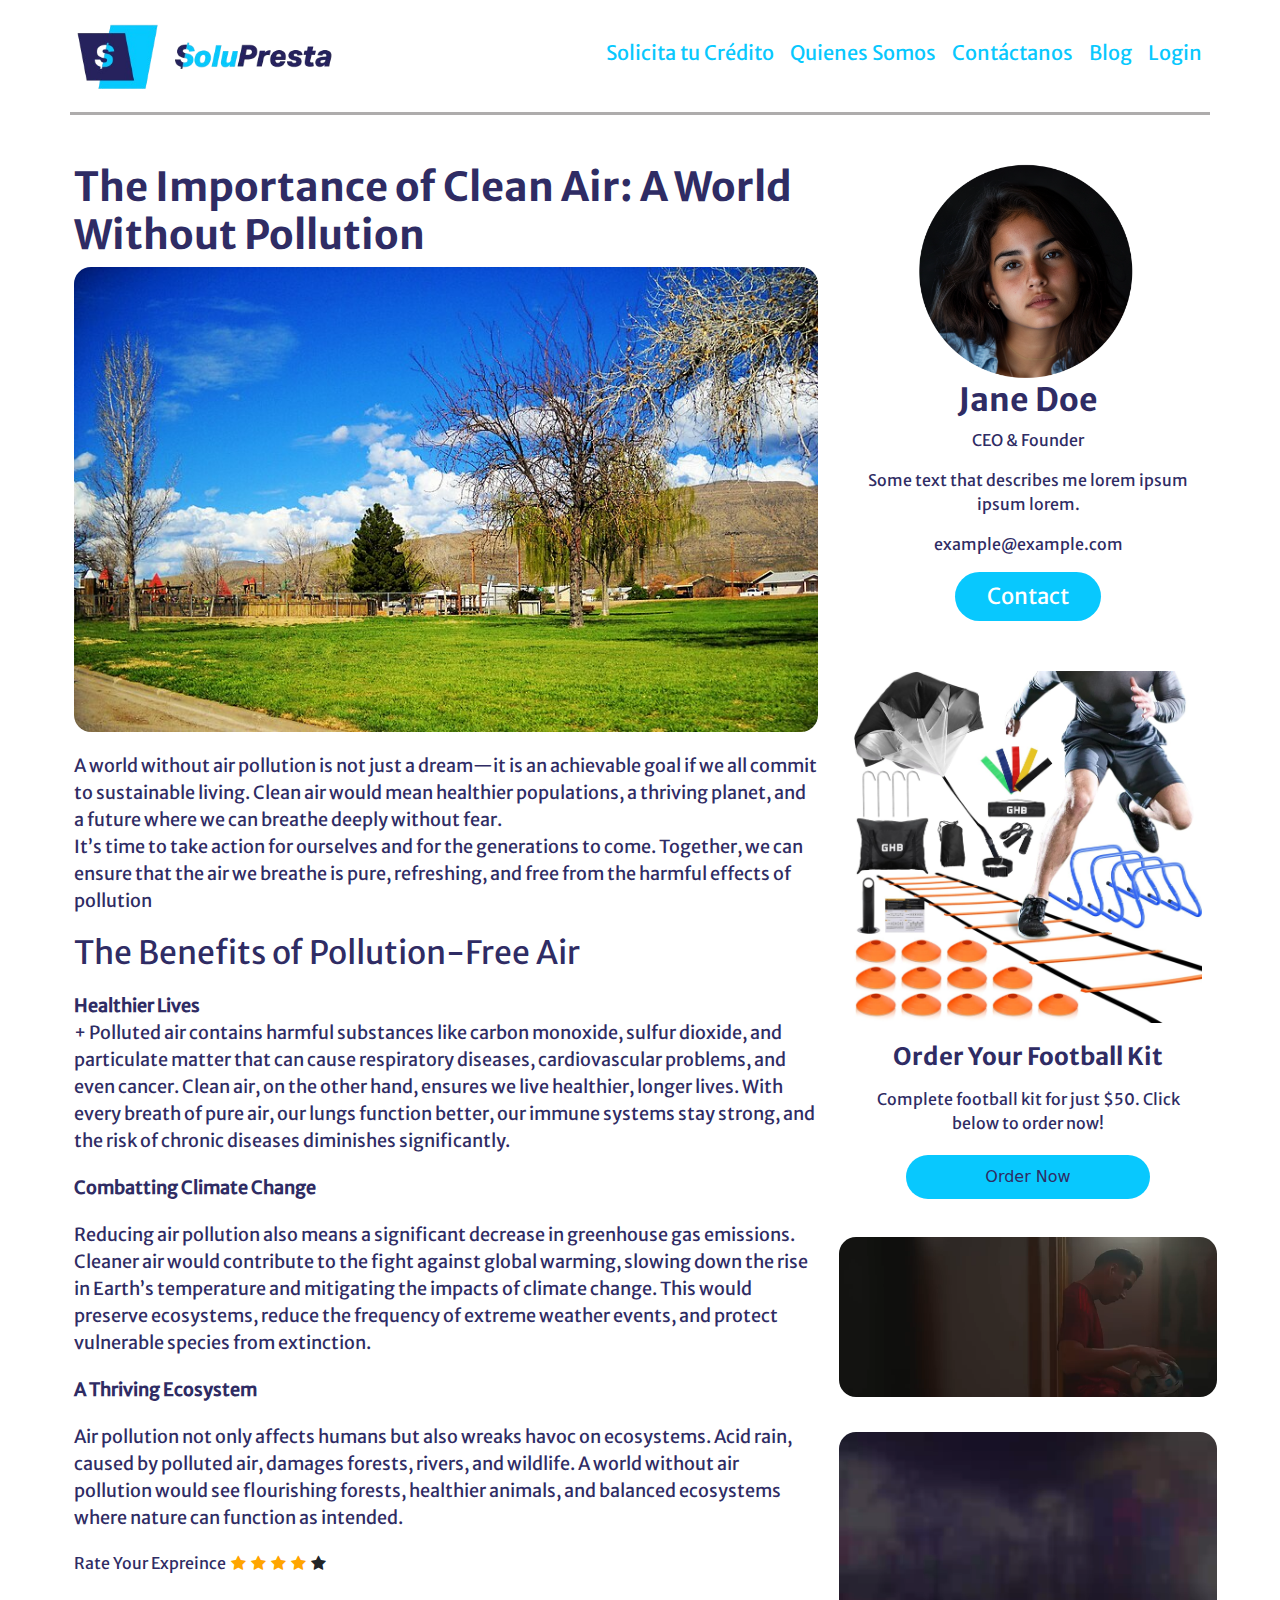
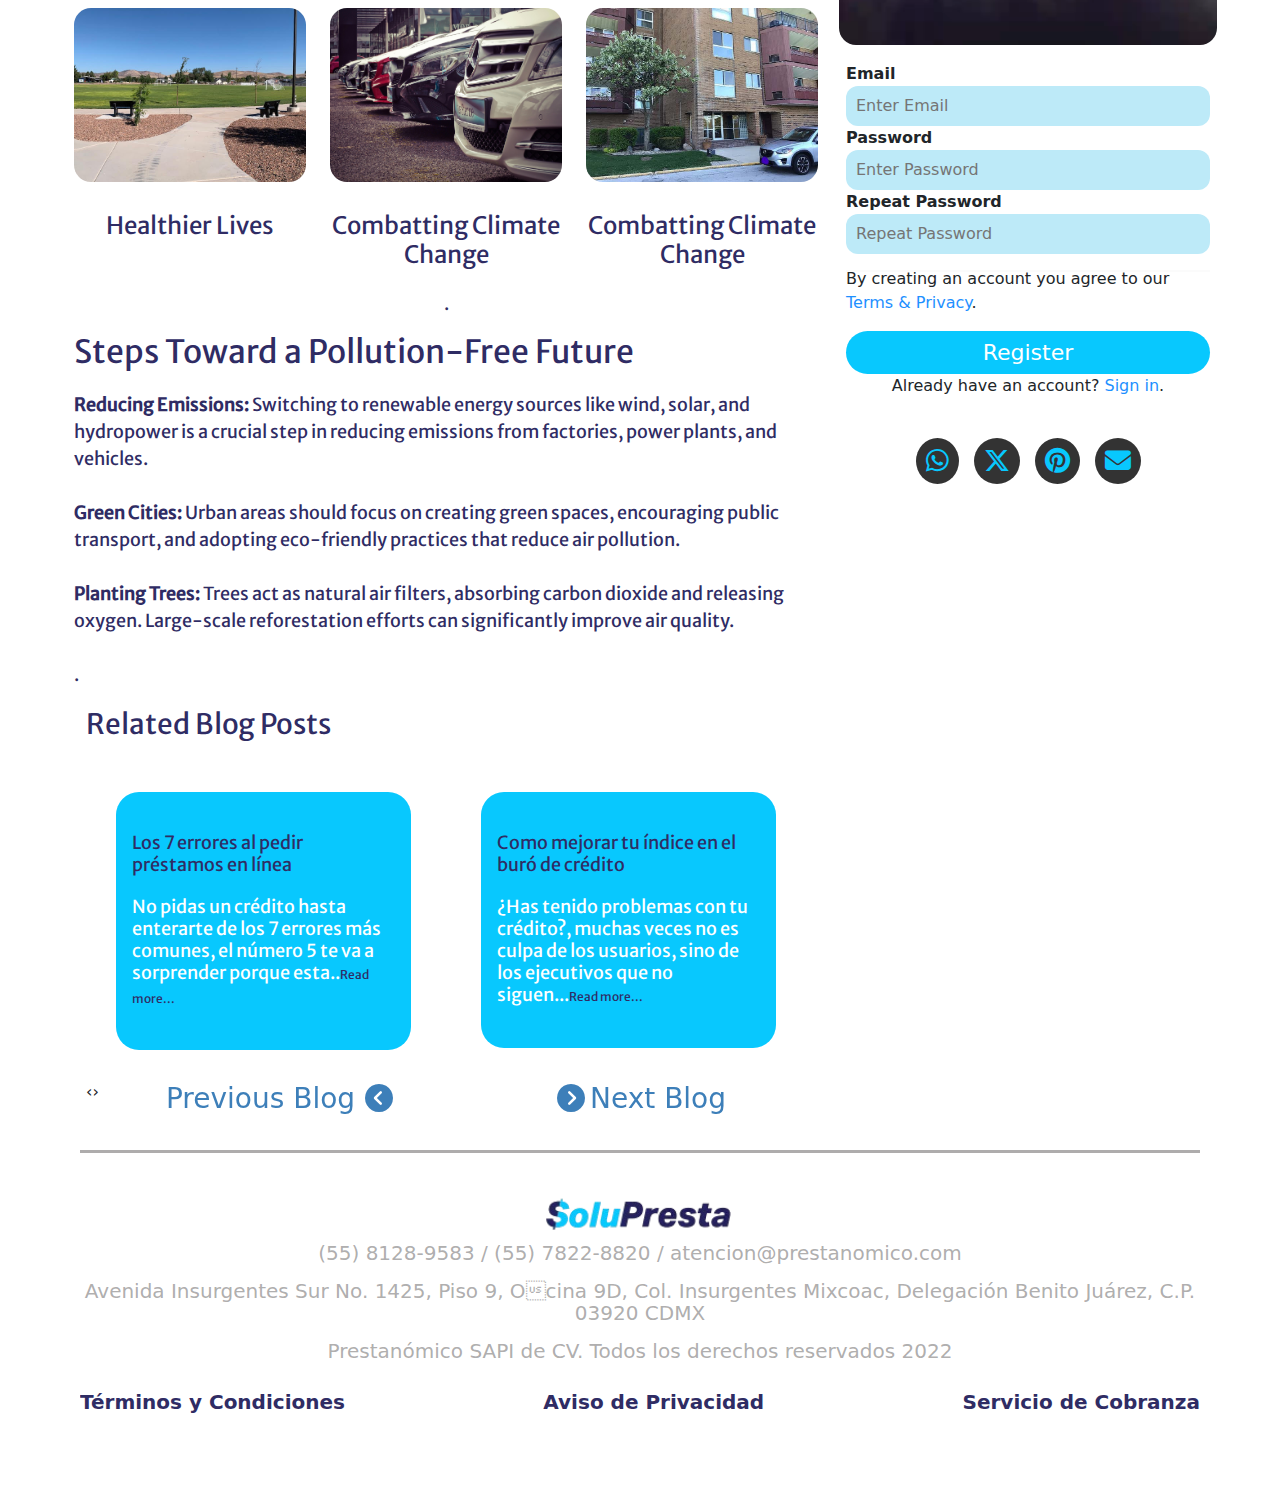
<file: blog3.html>
<!DOCTYPE html>
<html lang="en">

<head>
    <meta charset="UTF-8">
    <meta name="viewport" content="width=device-width, initial-scale=1.0">
    <title>project</title>
    <link rel="stylesheet" href="https://cdn.jsdelivr.net/npm/bootstrap@5.3.0/dist/css/bootstrap.min.css">
    <link rel="stylesheet" href="https://cdnjs.cloudflare.com/ajax/libs/font-awesome/6.6.0/css/all.min.css">
    <link rel="stylesheet" href="OwlCarousel2-2.3.4/dist/assets/owl.carousel.min.css">
    <link rel="stylesheet" href="OwlCarousel2-2.3.4/dist/assets/owl.theme.default.min.css">
    <link rel="stylesheet" href="style.css">
    <link rel="stylesheet" href="responsive.css">
    <link rel="stylesheet" href="https://cdnjs.cloudflare.com/ajax/libs/font-awesome/4.7.0/css/font-awesome.min.css">
</head>

<body>
    <section class="header container-fluid">

        <div class="container nav-container">
            <nav class="navbar navbar-expand-lg navbar-light navbar-custom">

                <!-- Logo -->
                <a class="navbar-brand desktop" href="index.html">
                    <img src="images/logo (12).png" alt="Logo" width="280px"> <!-- Adjust width as needed -->
                </a>
                <a class="navbar-brand mobile" href="index.html">
                    <img src="images/mobile-logo.png" alt="Logo" width="200px"> <!-- Adjust width as needed -->
                </a>

                <!-- Toggler for mobile view -->
                <button class="navbar-toggler" type="button" data-bs-toggle="collapse" data-bs-target="#navbarNav"
                    aria-controls="navbarNav" aria-expanded="false" aria-label="Toggle navigation">
                    <span class="navbar-toggler-icon"></span>
                </button>

                <!-- Navbar links -->
                <div class="collapse navbar-collapse" id="navbarNav">
                    <ul class="navbar-nav ms-auto">
                        <li class="nav-item">
                            <a class="nav-link" href="Forms.html">Solicita tu Crédito</a>
                        </li>
                        <li class="nav-item">
                            <a class="nav-link" href="#">Quienes Somos</a>
                        </li>
                        <li class="nav-item">
                            <a class="nav-link" href="#">Contáctanos</a>
                        </li>
                        <li class="nav-item">
                            <a class="nav-link" href="#">Blog</a>
                        </li>
                        <li class="nav-item">
                            <a class="nav-link" href="#">Login</a>
                        </li>
                    </ul>
                </div>

            </nav>
        </div>

    </section>

    <!--  -->
        <div class="container my-5">
            <div class="row">
                <!-- Blog Content Column -->
                <div class="col-md-8 col-sm-12 px-3 blog-content">
                    <h1>The Importance of Clean Air: A World Without Pollution</h1>
                    <img src="images/Kids'_Kingdom_Park.JPG" alt="Featured Image">
                    <p>A world without air pollution is not just a dream—it is an achievable goal if we all commit to sustainable living. Clean air would mean healthier populations, a thriving planet, and a future where we can breathe deeply without fear. <br> It’s time to take action for ourselves and for the generations to come. Together, we can ensure that the air we breathe is pure, refreshing, and free from the harmful effects of pollution</p>
                    <!-- Additional Content -->
                    <h2>The Benefits of Pollution-Free Air</h2>
                    <p><strong>Healthier Lives</strong> <br>+ 
                        Polluted air contains harmful substances like carbon monoxide, sulfur dioxide, and particulate matter that can cause respiratory diseases, cardiovascular problems, and even cancer. Clean air, on the other hand, ensures we live healthier, longer lives. With every breath of pure air, our lungs function better, our immune systems stay strong, and the risk of chronic diseases diminishes significantly.
                        
                        </p>
                    <p><strong>Combatting Climate Change</strong></p>
                    <p>Reducing air pollution also means a significant decrease in greenhouse gas emissions. Cleaner air would contribute to the fight against global warming, slowing down the rise in Earth’s temperature and mitigating the impacts of climate change. This would preserve ecosystems, reduce the frequency of extreme weather events, and protect vulnerable species from extinction.</p>
                 <p><strong>A Thriving Ecosystem</strong></p>
                    <p>Air pollution not only affects humans but also wreaks havoc on ecosystems. Acid rain, caused by polluted air, damages forests, rivers, and wildlife. A world without air pollution would see flourishing forests, healthier animals, and balanced ecosystems where nature can function as intended.</p>
               <!-- Ratings -->
                <div class="rating">
               <span class="rating-heading">Rate Your Expreince</span>
               <span class="fa fa-star checked"></span>
               <span class="fa fa-star checked"></span>
               <span class="fa fa-star checked"></span>
               <span class="fa fa-star checked"></span>
               <span class="fa fa-star"></span>
            </div>
                    <!-- Grid of Images -->
                   <!-- Responsive Image Grid with Labels -->
<div class="row mt-2 g-4">
    <div class="col-md-6 col-lg-4">
        <div class="player-card">
            <img src="images/park-4.jpg" class="card-img-top img-fluid" alt="Traffic Safety">
            <div class="card-body">
                <h4 class="card-title-trafic">Healthier Lives</h4>
                <p class="card-text"></p>
            </div>
        </div>
    </div>
    <div class="col-md-6 col-lg-4">
        <div class="player-card">
            <img src="images/pexels-pixabay-164634.jpg" class="card-img-top img-fluid" alt="Road Signs">
            <div class="card-body">
                <h4 class="card-title-trafic">Combatting Climate Change</h4>
                <p class="card-text">.</p>
            </div>
        </div>
    </div>
    <div class="col-md-4 col-lg-4 hide-on-mbl">
        <div class="player-card">
            <img src="images/park.jpg" class="card-img-top img-fluid" alt="Speed Limits">
            <div class="card-body">
                <h4 class="card-title-trafic">Combatting Climate Change</h4>
                <p class="card-text"></p>
            </div>
        </div>
    </div> 
</div>

                    <h2 class="Blog-heading mt-3">Steps Toward a Pollution-Free Future</h2>
                    <p>
                       <strong> Reducing Emissions:</strong> Switching to renewable energy sources like wind, solar, and hydropower is a crucial step in reducing emissions from factories, power plants, and vehicles. <br><br>
                       <strong> Green Cities:</strong> Urban areas should focus on creating green spaces, encouraging public transport, and adopting eco-friendly practices that reduce air pollution. <br><br>
                        <strong>Planting Trees:</strong>  Trees act as natural air filters, absorbing carbon dioxide and releasing oxygen. Large-scale reforestation efforts can significantly improve air quality. <br><br>
                      .</p>
                    <!-- Related Blogs Section -->

                <section class="container-fluid Blog-section mt-3">
                    <div class="container Blog">
                        <div class="Blog-heading">
                            <h3>Related Blog Posts</h3>
                        </div>
                        <div class="Blog-carousel owl-carousel" style="width: 100%;height: 100%;">
                            <div class="bolg-item" id="blog-1">
                                <div class="blog-title">
                                    <p>Los 7 errores al pedir préstamos
                                        en línea<p>
                                </div>
                                <div class="blog-text"> 
                                    <p>No pidas un crédito hasta
                                        enterarte de los 7 errores más
                                        comunes, el número 5 te va a
                                        sorprender porque esta..<a href="#" class="read-more">Read more...</a></p>
                                </div>
                            </div>
                            <!-- Blog-2 -->
                            <div class="bolg-item" id="blog-2">
                                <div class="blog-title">
                                    <p>Como mejorar tu índice en el
                                        buró de crédito<p>
                                </div>
                                <div class="blog-text"> 
                                    <p>¿Has tenido problemas con tu
                                        crédito?, muchas veces no es
                                        culpa de los usuarios, sino de los
                                        ejecutivos que no siguen...<a href="#" class="read-more">Read more...</a></p>
                                </div>
                            </div>
                            <!-- Blog -3 -->
                            <div class="bolg-item" id="blog-3" >
                                <div class="blog-title">
                                    <p>Que te conviene para un crédito:
                                        más meses para pagar o menos
                                        intereses?<p>
                                </div>
                                
                                <div class="blog-text"> 
                                    <p>Hay quienes aseguran que debes
                                        pedir un crédito a varios meses,
                                        todo depende...<a href="blog3.html" class="read-more">Read more...</a></p>
                                </div>
                            </div>
                              <!-- Blog -4 -->
                              <div class="bolg-item" id="blog-4" >
                                <div class="blog-title">
                                    <p>Los 7 errores al pedir préstamos
                                        en línea<p>
                                </div>
                                <div class="blog-text"> 
                                    <p>No pidas un crédito hasta
                                        enterarte de los 7 errores más
                                        comunes, el número 5 te va a
                                        sorprender porque esta..<a href="#" class="read-more">Read more...</a></p>
                                </div>
                            </div>
                              <!-- Blog -5 -->
                              <div class="bolg-item" id="blog-5" >
                                <div class="blog-title">
                                    <p>Los 7 errores al pedir préstamos
                                        en línea<p>
                                </div>
                                <div class="blog-text"> 
                                    <p>No pidas un crédito hasta
                                        enterarte de los 7 errores más
                                        comunes, el número 5 te va a
                                        sorprender porque esta..<a href="blog2.html" class="read-more">Read more..</a></p>
                                </div>
                            </div>
                              <!-- Blog -6 -->
                              <div class="bolg-item" id="blog-6" >
                                <div class="blog-title">
                                    <p>Los 7 errores al pedir préstamos
                                        en línea<p>
                                </div>
                                <div class="blog-text"> 
                                    <p>No pidas un crédito hasta
                                        enterarte de los 7 errores más
                                        comunes, el número 5 te va a
                                        sorprender porque esta..<a href="blog1.html" class="read-more">Read more..</a></p>
                                </div>
                            </div>
            
                        </div>
                </section>
                  <!-- blog nav -->
                  <nav class="blog-nav">
                    <a href="blog2.html" class="nav-arrow prev"><span style="padding-right: 10px;">Previous Blog</span><i class="fa-solid fa-circle-chevron-left"></i>  </a>
                    <a href="blog1.html" class="nav-arrow next"><i class="fa-solid fa-circle-chevron-right"></i><span style="padding-left: 5px;">Next Blog</span></a>
                </nav>
            </div>
                <!-- Ads and Newsletter Column -->
                <div class="col-md-4 col-sm-12">
                    <div class="my-team">
                        <div class="row">
                            <div class="column">
                              <div class="team-card">
                                <img src="images/carlosbecerril_photo_of_latin_young_woman_blue_shirt_f01828fc-6202-49f6-ba8e-8b32e9e46f1f.png" alt="Jane" style="width:100%">
                                <div class="card-body">
                                  <h2>Jane Doe</h2>
                                  <p class="title">CEO &amp; Founder</p>
                                  <p>Some text that describes me lorem ipsum ipsum lorem.</p>
                                  <p>example@example.com</p>
                                  <p><button class="left-btn">Contact</button></p>
                                </div>
                              </div>
                            </div>
                          <!-- order card -->
                            <div class="order-card">
                                <img src="images/813nGTXIPML._AC_SL1500_.jpg" alt="Football Kit">
                                <h4>Order Your Football Kit</h4>
                                <p>Complete football kit for just $50. Click below to order now!</p>
                                <button id="orderBtn">Order Now</button>
                                <p class="order-confirm" id="confirmMsg">Order placed successfully!</p>
                            </div>
                            <!--  -->
                            <div class="adds mt-2">
                                <video autoplay muted loop src="video/A Cinematic Soccer Commercial __ Sony a7siii.mp4"></video>

                            </div>
                            <div class="adds mt-2">
                                <video autoplay muted loop src="video/videoplayback.mp4"></video>
                            </div>
                    </div>
                </div>
                  <!--Rigestration form  -->
                  <section class="REG-form" id="--RigestrationForm">
                    <form action="action_page.php">
                        <div class="container">
                          <label for="email"><b>Email</b></label>
                          <input type="text" placeholder="Enter Email" name="email" id="email" required>
                      
                          <label for="psw"><b>Password</b></label>
                          <input type="password" placeholder="Enter Password" name="psw" id="psw" required>
                      
                          <label for="psw-repeat"><b>Repeat Password</b></label>
                          <input type="password" placeholder="Repeat Password" name="psw-repeat" id="psw-repeat" required>
                          <hr>
                      
                          <p class="terms">By creating an account you agree to our <a href="#">Terms & Privacy</a>.</p>
                          <button type="submit" class="registerbtn">Register</button>
                        </div>
                      
                        <div class="container signin">
                          <p>Already have an account? <a href="#">Sign in</a>.</p>
                        </div>
                      </form>
                
                </section>
                <div class="social-icons">
                    <a href="https://wa.me/your-number" target="_blank" class="icon whatsapp"><i class="fab fa-whatsapp"></i></a>
                    <a href="https://x.com/your-profile" target="_blank" class="icon x"><i class="fab fa-x-twitter"></i></a>
                    <a href="https://pinterest.com/your-profile" target="_blank" class="icon pinterest"><i class="fab fa-pinterest"></i></a>
                    <a href="mailto:your-email@gmail.com" class="icon gmail"><i class="fas fa-envelope"></i></a>
                </div>
            </div>
        </div>
      



        <section class="footer">
            <div class="container footer-body">
                <img src="images/mobile-logo.png" alt="">
                <di class="footer-body-content">
                    <p>(55) 8128-9583 / (55) 7822-8820 / atencion@prestanomico.com</p>
                    <p>Avenida Insurgentes Sur No. 1425, Piso 9, Ocina 9D, Col. Insurgentes Mixcoac, Delegación Benito Juárez, C.P. 03920 CDMX</p>
                    <p>Prestanómico SAPI de CV. Todos los derechos reservados 2022</p>
                </di>
                <div class="footer-nav-link">
                    <li class="nav-item">
                        <a class="nav-link" href="#">Términos y Condiciones</a>
                    </li>  <li class="nav-item">
                        <a class="nav-link" href="#">Aviso de Privacidad</a>
                    </li>  <li class="nav-item">
                        <a class="nav-link" href="#">Servicio de Cobranza</a>
                    </li>
                </div>
            </div>
           </section> 
           <!--  -->
           <section class="mbl-footer">
            <div class="mbl-footer-body">
                <div class="footer-logo">
                    <img src="images/footer-logo.png" width="80px" alt="">
        
                </div>
                <div class="copy-right">
                    <p class="rights">LEGALES</p>
                    <p> <span class="year">©2024</span> <span class="company-A">Solu</span> <span class="company-B">Presta</span>
                    </p>
        
        
                </div>
            </div>
        
        
           </section>
           <script src="https://cdnjs.cloudflare.com/ajax/libs/jquery/3.6.0/jquery.min.js"></script>
           <!-- Include Owl Carousel JS -->
           <script src="OwlCarousel2-2.3.4/dist/owl.carousel.min.js"></script>
           <script>
             $('.Blog-carousel').owlCarousel({
            items: 1,
            loop: true,
            margin: 10,
            autoplay: true,
            dots: true, 
            nav:true,
            responsive: {
                    0:{items:1}
                    ,
                    600: {
                        items:2
                },
                1000: {
                    items: 2
                }
            }
        });
           </script> 
           <script>
            document.getElementById('orderBtn').addEventListener('click', function() {
                document.getElementById('confirmMsg').style.display = 'block';
            });
        </script>
          
    <script src="https://cdn.jsdelivr.net/npm/bootstrap@5.3.0/dist/js/bootstrap.min.js"></script>
</body>
</html>
</file>
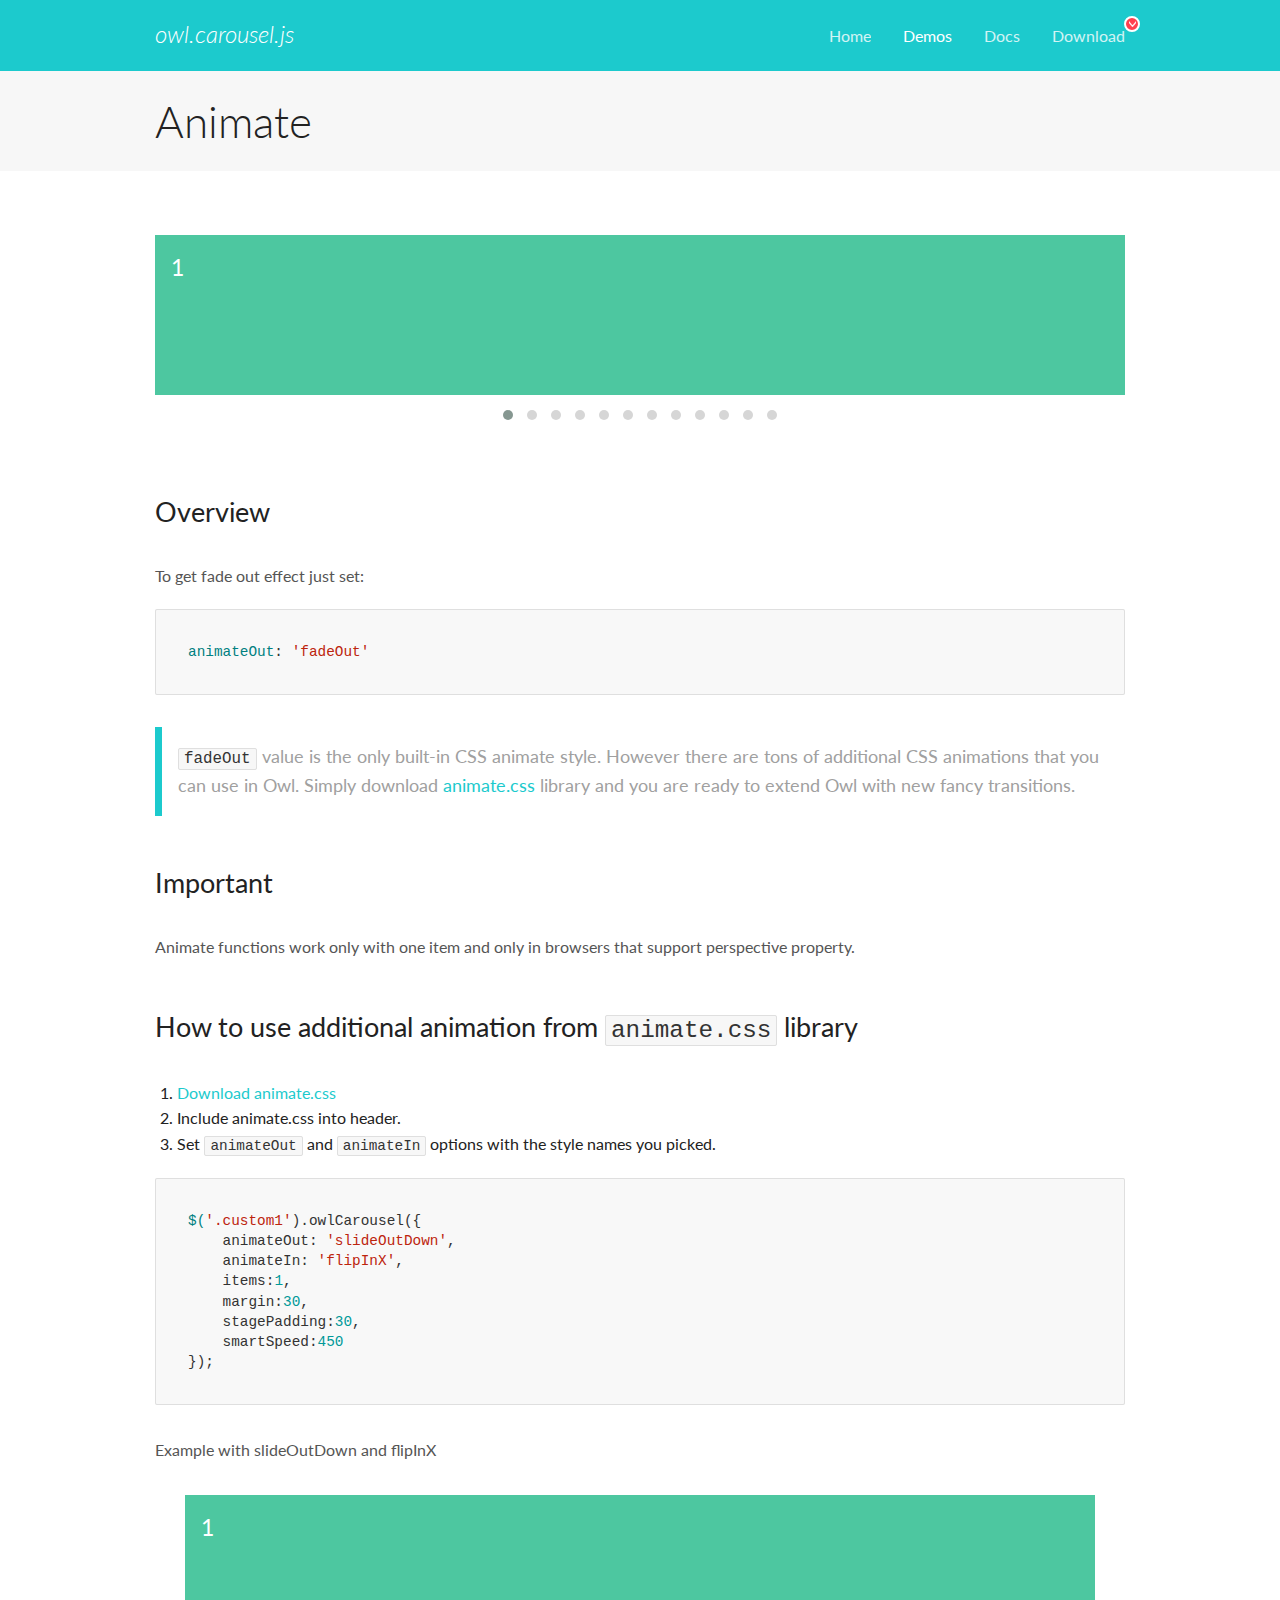
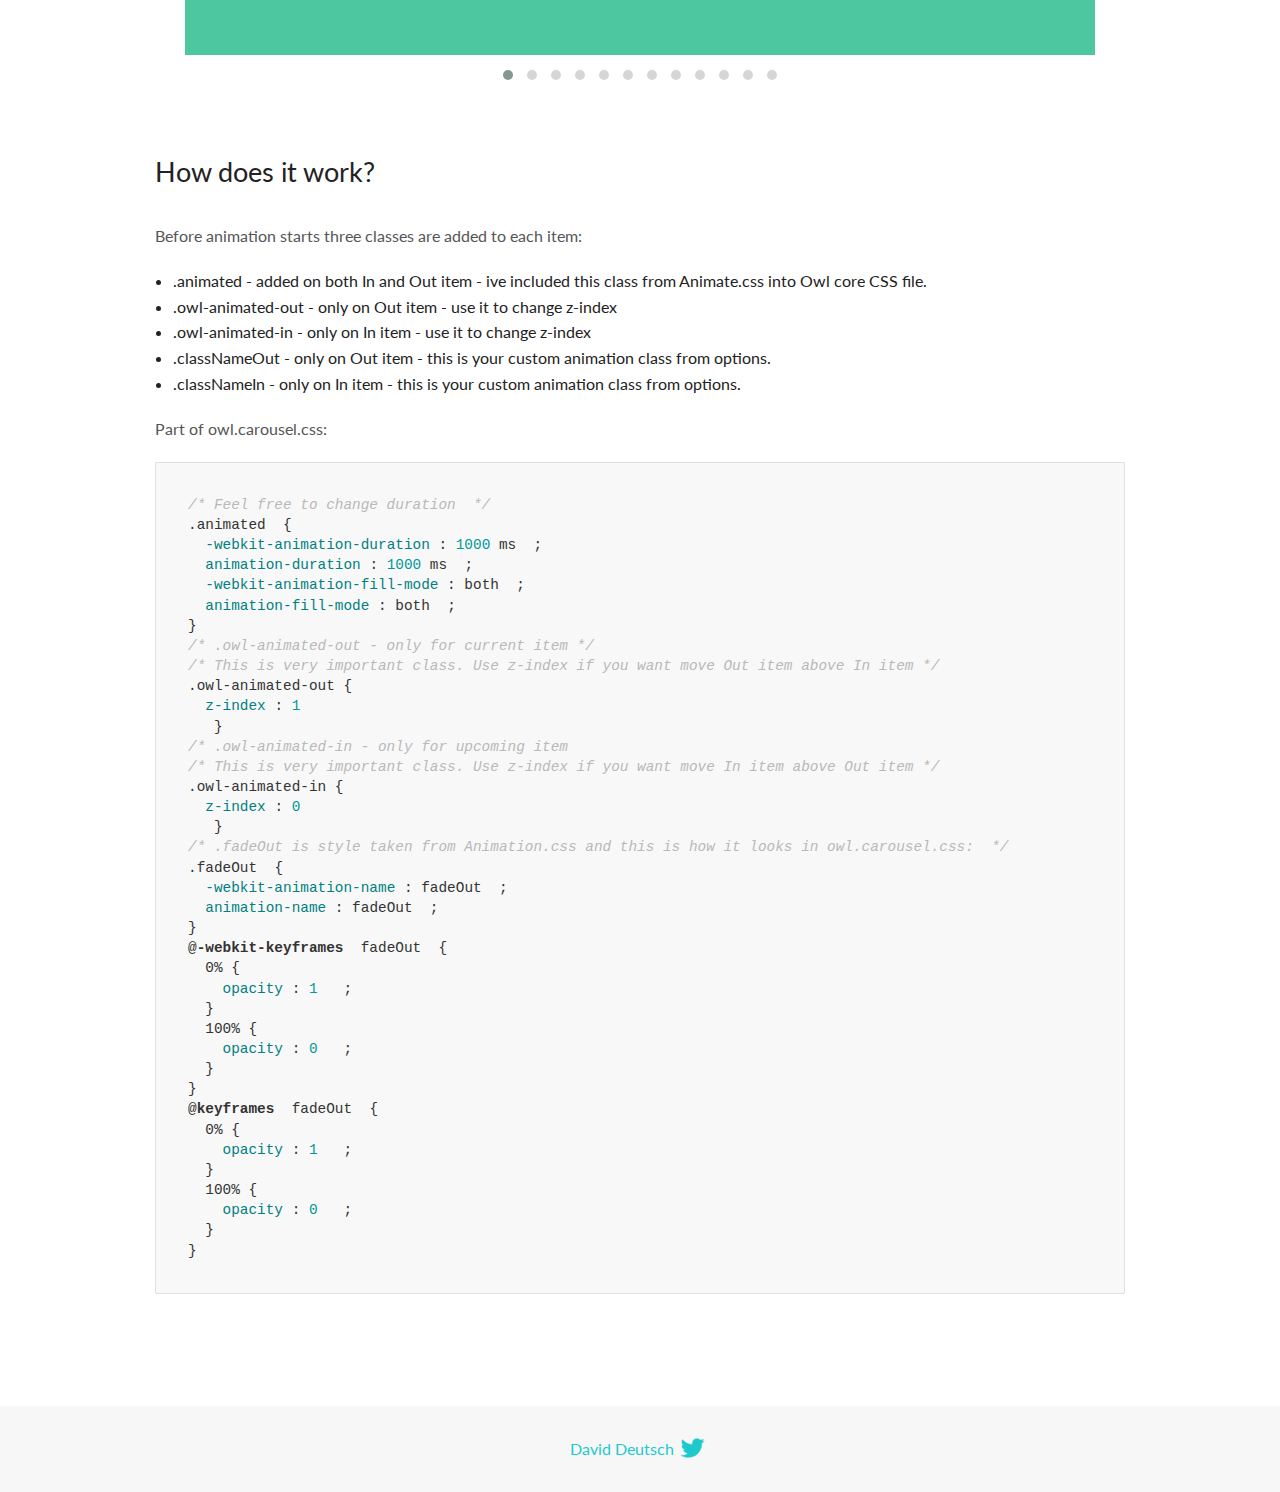
<file: OwlCarousel2-2.3.4/docs/demos/animate.html>
<!DOCTYPE html>
<html lang="en">
  <head>

    <!-- head -->
    <meta charset="utf-8">
    <meta name="msapplication-tap-highlight" content="no" />
    <meta name="viewport" content="width=device-width, initial-scale=1.0" />
    <meta name="description" content="Animate carousel">
    <meta name="author" content="David Deutsch">
    <title>
      Animate Demo | Owl Carousel | 2.3.4
    </title>

    <!-- Stylesheets -->
    <link href='https://fonts.googleapis.com/css?family=Lato:300,400,700,400italic,300italic' rel='stylesheet' type='text/css'>
    <link rel="stylesheet" href="../assets/css/docs.theme.min.css">

    <!-- Owl Stylesheets -->
    <link rel="stylesheet" href="../assets/owlcarousel/assets/owl.carousel.min.css">
    <link rel="stylesheet" href="../assets/owlcarousel/assets/owl.theme.default.min.css">

    <!-- HTML5 shim and Respond.js IE8 support of HTML5 elements and media queries -->

    <!--[if lt IE 9]>
      <script src="https://oss.maxcdn.com/libs/html5shiv/3.7.0/html5shiv.js"></script>
      <script src="https://oss.maxcdn.com/libs/respond.js/1.3.0/respond.min.js"></script>
    <![endif]-->

    <!-- Favicons -->
    <link rel="apple-touch-icon-precomposed" sizes="144x144" href="../assets/ico/apple-touch-icon-144-precomposed.png">
    <link rel="shortcut icon" href="../assets/ico/favicon.png">
    <link rel="shortcut icon" href="favicon.ico">

    <!-- Yeah i know js should not be in header. Its required for demos.-->

    <!-- javascript -->
    <script src="../assets/vendors/jquery.min.js"></script>
    <script src="../assets/owlcarousel/owl.carousel.js"></script>
  </head>
  <body>

    <!-- header -->
    <header class="header">
      <div class="row">
        <div class="large-12 columns">
          <div class="brand left">
            <h3>
              <a href="/OwlCarousel2/">owl.carousel.js</a> 
            </h3>
          </div>
          <a id="toggle-nav" class="right">
            <span></span> <span></span> <span></span> 
          </a> 
          <div class="nav-bar">
            <ul class="clearfix">
              <li> <a href="/OwlCarousel2/index.html">Home</a>  </li>
              <li class="active">
                <a href="/OwlCarousel2/demos/demos.html">Demos</a> 
              </li>
              <li> <a href="/OwlCarousel2/docs/started-welcome.html">Docs</a>  </li>
              <li>
                <a href="https://github.com/OwlCarousel2/OwlCarousel2/archive/2.3.4.zip">Download</a> 
                <span class="download"></span> 
              </li>
            </ul>
          </div>
        </div>
      </div>
    </header>

    <!-- title -->
    <section class="title">
      <div class="row">
        <div class="large-12 columns">
          <h1>Animate</h1>
        </div>
      </div>
    </section>

    <!--  Demos -->
    <section id="demos">
      <div class="row">
        <div class="large-12 columns">
          <div class="fadeOut owl-carousel owl-theme">
            <div class="item">
              <h4>1</h4>
            </div>
            <div class="item">
              <h4>2</h4>
            </div>
            <div class="item">
              <h4>3</h4>
            </div>
            <div class="item">
              <h4>4</h4>
            </div>
            <div class="item">
              <h4>5</h4>
            </div>
            <div class="item">
              <h4>6</h4>
            </div>
            <div class="item">
              <h4>7</h4>
            </div>
            <div class="item">
              <h4>8</h4>
            </div>
            <div class="item">
              <h4>9</h4>
            </div>
            <div class="item">
              <h4>10</h4>
            </div>
            <div class="item">
              <h4>11</h4>
            </div>
            <div class="item">
              <h4>12</h4>
            </div>
          </div>
          <h3 id="overview">Overview</h3>
          <p>To get fade out effect just set:</p>
          <pre><code>animateOut: &#39;fadeOut&#39;</code></pre>
          <blockquote>
            <p><code>fadeOut</code> value is the only built-in CSS animate style. However there are tons of additional CSS animations that you can use in Owl. Simply download
              <a href="https://daneden.github.io/animate.css/">animate.css</a>  library and you are ready to extend Owl with new fancy transitions.</p>
          </blockquote>
          <h3 id="important">Important</h3>
          <p>Animate functions work only with one item and only in browsers that support perspective property.</p>
          <h3 id="how-to-use-additional-animation-from-animate-css-library">How to use additional animation from <code>animate.css</code> library</h3>
          <ol>
            <li> <a href="https://daneden.github.io/animate.css/">Download animate.css</a>  </li>
            <li>Include animate.css into header.</li>
            <li>Set <code>animateOut</code> and <code>animateIn</code> options with the style names you picked.</li>
          </ol>
          <pre><code>$(&#39;.custom1&#39;).owlCarousel({
    animateOut: &#39;slideOutDown&#39;,
    animateIn: &#39;flipInX&#39;,
    items:1,
    margin:30,
    stagePadding:30,
    smartSpeed:450
});</code></pre>
          <p>Example with slideOutDown and flipInX</p>
          <div class="custom1 owl-carousel owl-theme">
            <div class="item">
              <h4>1</h4>
            </div>
            <div class="item">
              <h4>2</h4>
            </div>
            <div class="item">
              <h4>3</h4>
            </div>
            <div class="item">
              <h4>4</h4>
            </div>
            <div class="item">
              <h4>5</h4>
            </div>
            <div class="item">
              <h4>6</h4>
            </div>
            <div class="item">
              <h4>7</h4>
            </div>
            <div class="item">
              <h4>8</h4>
            </div>
            <div class="item">
              <h4>9</h4>
            </div>
            <div class="item">
              <h4>10</h4>
            </div>
            <div class="item">
              <h4>11</h4>
            </div>
            <div class="item">
              <h4>12</h4>
            </div>
          </div>
          <h3 id="how-does-it-work-">How does it work?</h3>
          <p>Before animation starts three classes are added to each item:</p>
          <ul>
            <li>.animated - added on both In and Out item - ive included this class from Animate.css into Owl core CSS file.</li>
            <li>.owl-animated-out - only on Out item - use it to change z-index</li>
            <li>.owl-animated-in - only on In item - use it to change z-index</li>
            <li>.classNameOut - only on Out item - this is your custom animation class from options.</li>
            <li>.classNameIn - only on In item - this is your custom animation class from options.</li>
          </ul>
          <p>Part of owl.carousel.css:</p>
          <pre><code class="language-css"><span class="comment">/* Feel free to change duration  */</span> 
<span class="class">.animated</span>  <span class="rules">{
  <span class="rule"><span class="attribute">-webkit-animation-duration</span> :<span class="value"> <span class="number">1000</span> ms</span> </span> ;
  <span class="rule"><span class="attribute">animation-duration</span> :<span class="value"> <span class="number">1000</span> ms</span> </span> ;
  <span class="rule"><span class="attribute">-webkit-animation-fill-mode</span> :<span class="value"> both</span> </span> ;
  <span class="rule"><span class="attribute">animation-fill-mode</span> :<span class="value"> both</span> </span> ;
<span class="rule">}</span> </span> 
<span class="comment">/* .owl-animated-out - only for current item */</span> 
<span class="comment">/* This is very important class. Use z-index if you want move Out item above In item */</span> 
<span class="class">.owl-animated-out</span> <span class="rules">{
  <span class="rule"><span class="attribute">z-index</span> :<span class="value"> <span class="number">1</span> 
</span> </span> </span> }
<span class="comment">/* .owl-animated-in - only for upcoming item
/* This is very important class. Use z-index if you want move In item above Out item */</span> 
<span class="class">.owl-animated-in</span> <span class="rules">{
  <span class="rule"><span class="attribute">z-index</span> :<span class="value"> <span class="number">0</span> 
</span> </span> </span> }
<span class="comment">/* .fadeOut is style taken from Animation.css and this is how it looks in owl.carousel.css:  */</span> 
<span class="class">.fadeOut</span>  <span class="rules">{
  <span class="rule"><span class="attribute">-webkit-animation-name</span> :<span class="value"> fadeOut</span> </span> ;
  <span class="rule"><span class="attribute">animation-name</span> :<span class="value"> fadeOut</span> </span> ;
<span class="rule">}</span> </span> 
<span class="at_rule">@<span class="keyword">-webkit-keyframes</span>  fadeOut </span> {
  0% <span class="rules">{
    <span class="rule"><span class="attribute">opacity</span> :<span class="value"> <span class="number">1</span> </span> </span> ;
  <span class="rule">}</span> </span> 
  100% <span class="rules">{
    <span class="rule"><span class="attribute">opacity</span> :<span class="value"> <span class="number">0</span> </span> </span> ;
  <span class="rule">}</span> </span> 
}
<span class="at_rule">@<span class="keyword">keyframes</span>  fadeOut </span> {
  0% <span class="rules">{
    <span class="rule"><span class="attribute">opacity</span> :<span class="value"> <span class="number">1</span> </span> </span> ;
  <span class="rule">}</span> </span> 
  100% <span class="rules">{
    <span class="rule"><span class="attribute">opacity</span> :<span class="value"> <span class="number">0</span> </span> </span> ;
  <span class="rule">}</span> </span> 
}</code></pre>
          <link rel="stylesheet" href="../assets/css/animate.css">
          <script>
            jQuery(document).ready(function($) {
              $('.fadeOut').owlCarousel({
                items: 1,
                animateOut: 'fadeOut',
                loop: true,
                margin: 10,
              });
              $('.custom1').owlCarousel({
                animateOut: 'slideOutDown',
                animateIn: 'flipInX',
                items: 1,
                margin: 30,
                stagePadding: 30,
                smartSpeed: 450
              });
            });
          </script>
        </div>
      </div>
    </section>

    <!-- footer -->
    <footer class="footer">
      <div class="row">
        <div class="large-12 columns">
          <h5>
            <a href="/OwlCarousel2/docs/support-contact.html">David Deutsch</a> 
            <a id="custom-tweet-button" href="https://twitter.com/share?url=https://github.com/OwlCarousel2/OwlCarousel2&text=Owl Carousel - This is so awesome! " target="_blank"></a> 
          </h5>
        </div>
      </div>
    </footer>

    <!-- vendors -->
    <script src="../assets/vendors/highlight.js"></script>
    <script src="../assets/js/app.js"></script>
  </body>
</html>
</file>
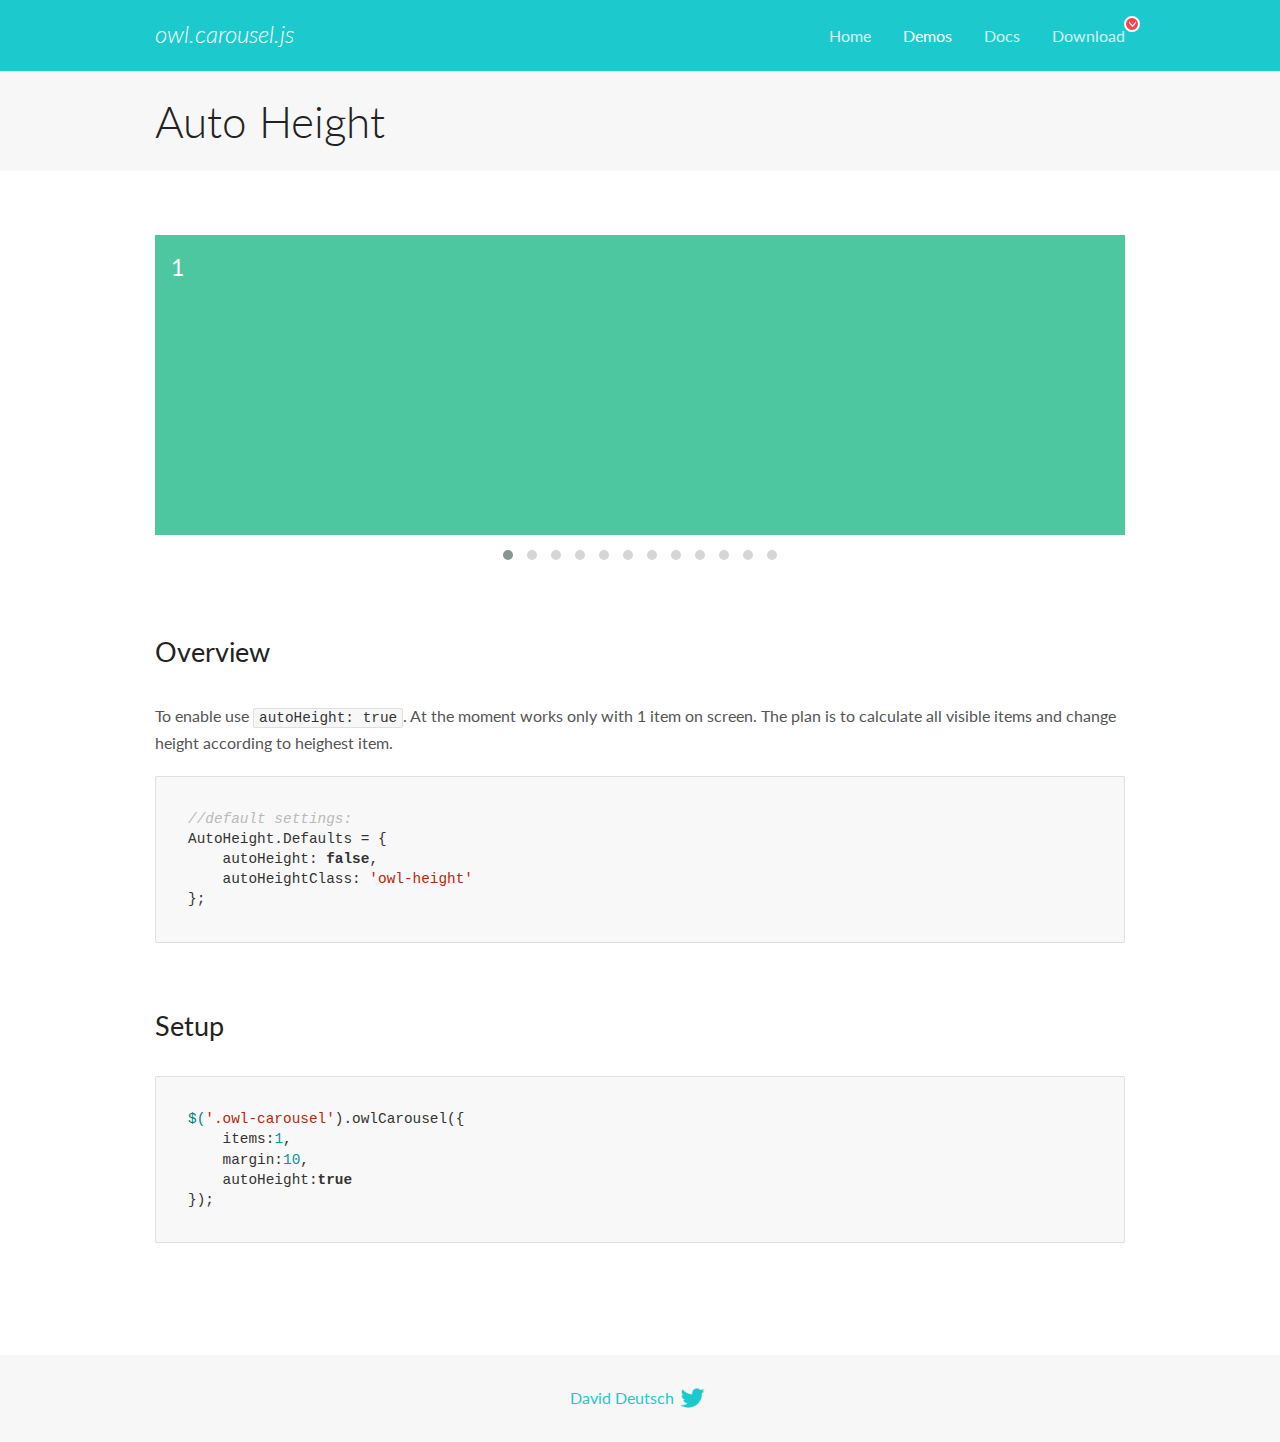
<file: OwlCarousel2-2.3.4/docs/demos/autoheight.html>
<!DOCTYPE html>
<html lang="en">
  <head>

    <!-- head -->
    <meta charset="utf-8">
    <meta name="msapplication-tap-highlight" content="no" />
    <meta name="viewport" content="width=device-width, initial-scale=1.0" />
    <meta name="description" content="autoHeight usage demo">
    <meta name="author" content="David Deutsch">
    <title>
      Auto Height Demo | Owl Carousel | 2.3.4
    </title>

    <!-- Stylesheets -->
    <link href='https://fonts.googleapis.com/css?family=Lato:300,400,700,400italic,300italic' rel='stylesheet' type='text/css'>
    <link rel="stylesheet" href="../assets/css/docs.theme.min.css">

    <!-- Owl Stylesheets -->
    <link rel="stylesheet" href="../assets/owlcarousel/assets/owl.carousel.min.css">
    <link rel="stylesheet" href="../assets/owlcarousel/assets/owl.theme.default.min.css">

    <!-- HTML5 shim and Respond.js IE8 support of HTML5 elements and media queries -->

    <!--[if lt IE 9]>
      <script src="https://oss.maxcdn.com/libs/html5shiv/3.7.0/html5shiv.js"></script>
      <script src="https://oss.maxcdn.com/libs/respond.js/1.3.0/respond.min.js"></script>
    <![endif]-->

    <!-- Favicons -->
    <link rel="apple-touch-icon-precomposed" sizes="144x144" href="../assets/ico/apple-touch-icon-144-precomposed.png">
    <link rel="shortcut icon" href="../assets/ico/favicon.png">
    <link rel="shortcut icon" href="favicon.ico">

    <!-- Yeah i know js should not be in header. Its required for demos.-->

    <!-- javascript -->
    <script src="../assets/vendors/jquery.min.js"></script>
    <script src="../assets/owlcarousel/owl.carousel.js"></script>
  </head>
  <body>

    <!-- header -->
    <header class="header">
      <div class="row">
        <div class="large-12 columns">
          <div class="brand left">
            <h3>
              <a href="/OwlCarousel2/">owl.carousel.js</a> 
            </h3>
          </div>
          <a id="toggle-nav" class="right">
            <span></span> <span></span> <span></span> 
          </a> 
          <div class="nav-bar">
            <ul class="clearfix">
              <li> <a href="/OwlCarousel2/index.html">Home</a>  </li>
              <li class="active">
                <a href="/OwlCarousel2/demos/demos.html">Demos</a> 
              </li>
              <li> <a href="/OwlCarousel2/docs/started-welcome.html">Docs</a>  </li>
              <li>
                <a href="https://github.com/OwlCarousel2/OwlCarousel2/archive/2.3.4.zip">Download</a> 
                <span class="download"></span> 
              </li>
            </ul>
          </div>
        </div>
      </div>
    </header>

    <!-- title -->
    <section class="title">
      <div class="row">
        <div class="large-12 columns">
          <h1>Auto Height</h1>
        </div>
      </div>
    </section>

    <!--  Demos -->
    <section id="demos">
      <div class="row">
        <div class="large-12 columns">
          <div class="owl-carousel owl-theme">
            <div class="item" style="height:300px">
              <h4>1</h4>
            </div>
            <div class="item" style="height:100px">
              <h4>2</h4>
            </div>
            <div class="item" style="height:500px">
              <h4>3</h4>
            </div>
            <div class="item" style="height:250px">
              <h4>4</h4>
            </div>
            <div class="item" style="height:400px">
              <h4>5</h4>
            </div>
            <div class="item" style="height:500px">
              <h4>6</h4>
            </div>
            <div class="item" style="height:600px">
              <h4>7</h4>
            </div>
            <div class="item" style="height:400px">
              <h4>8</h4>
            </div>
            <div class="item" style="height:300px">
              <h4>9</h4>
            </div>
            <div class="item" style="height:350px">
              <h4>10</h4>
            </div>
            <div class="item" style="height:200px">
              <h4>11</h4>
            </div>
            <div class="item" style="height:150px">
              <h4>12</h4>
            </div>
          </div>
          <h3 id="overview">Overview</h3>
          <p>To enable use <code>autoHeight: true</code>. At the moment works only with 1 item on screen. The plan is to calculate all visible items and change height according to heighest item.</p>
          <pre><code>//default settings:
AutoHeight.Defaults = {
    autoHeight: false,
    autoHeightClass: &#39;owl-height&#39;
};</code></pre>
          <h3 id="setup">Setup</h3>
          <pre><code>$(&#39;.owl-carousel&#39;).owlCarousel({
    items:1,
    margin:10,
    autoHeight:true
});</code></pre>
          <script>
            $(document).ready(function() {
              $('.owl-carousel').owlCarousel({
                items: 1,
                margin: 10,
                autoHeight: true
              });
            })
          </script>
        </div>
      </div>
    </section>

    <!-- footer -->
    <footer class="footer">
      <div class="row">
        <div class="large-12 columns">
          <h5>
            <a href="/OwlCarousel2/docs/support-contact.html">David Deutsch</a> 
            <a id="custom-tweet-button" href="https://twitter.com/share?url=https://github.com/OwlCarousel2/OwlCarousel2&text=Owl Carousel - This is so awesome! " target="_blank"></a> 
          </h5>
        </div>
      </div>
    </footer>

    <!-- vendors -->
    <script src="../assets/vendors/highlight.js"></script>
    <script src="../assets/js/app.js"></script>
  </body>
</html>
</file>
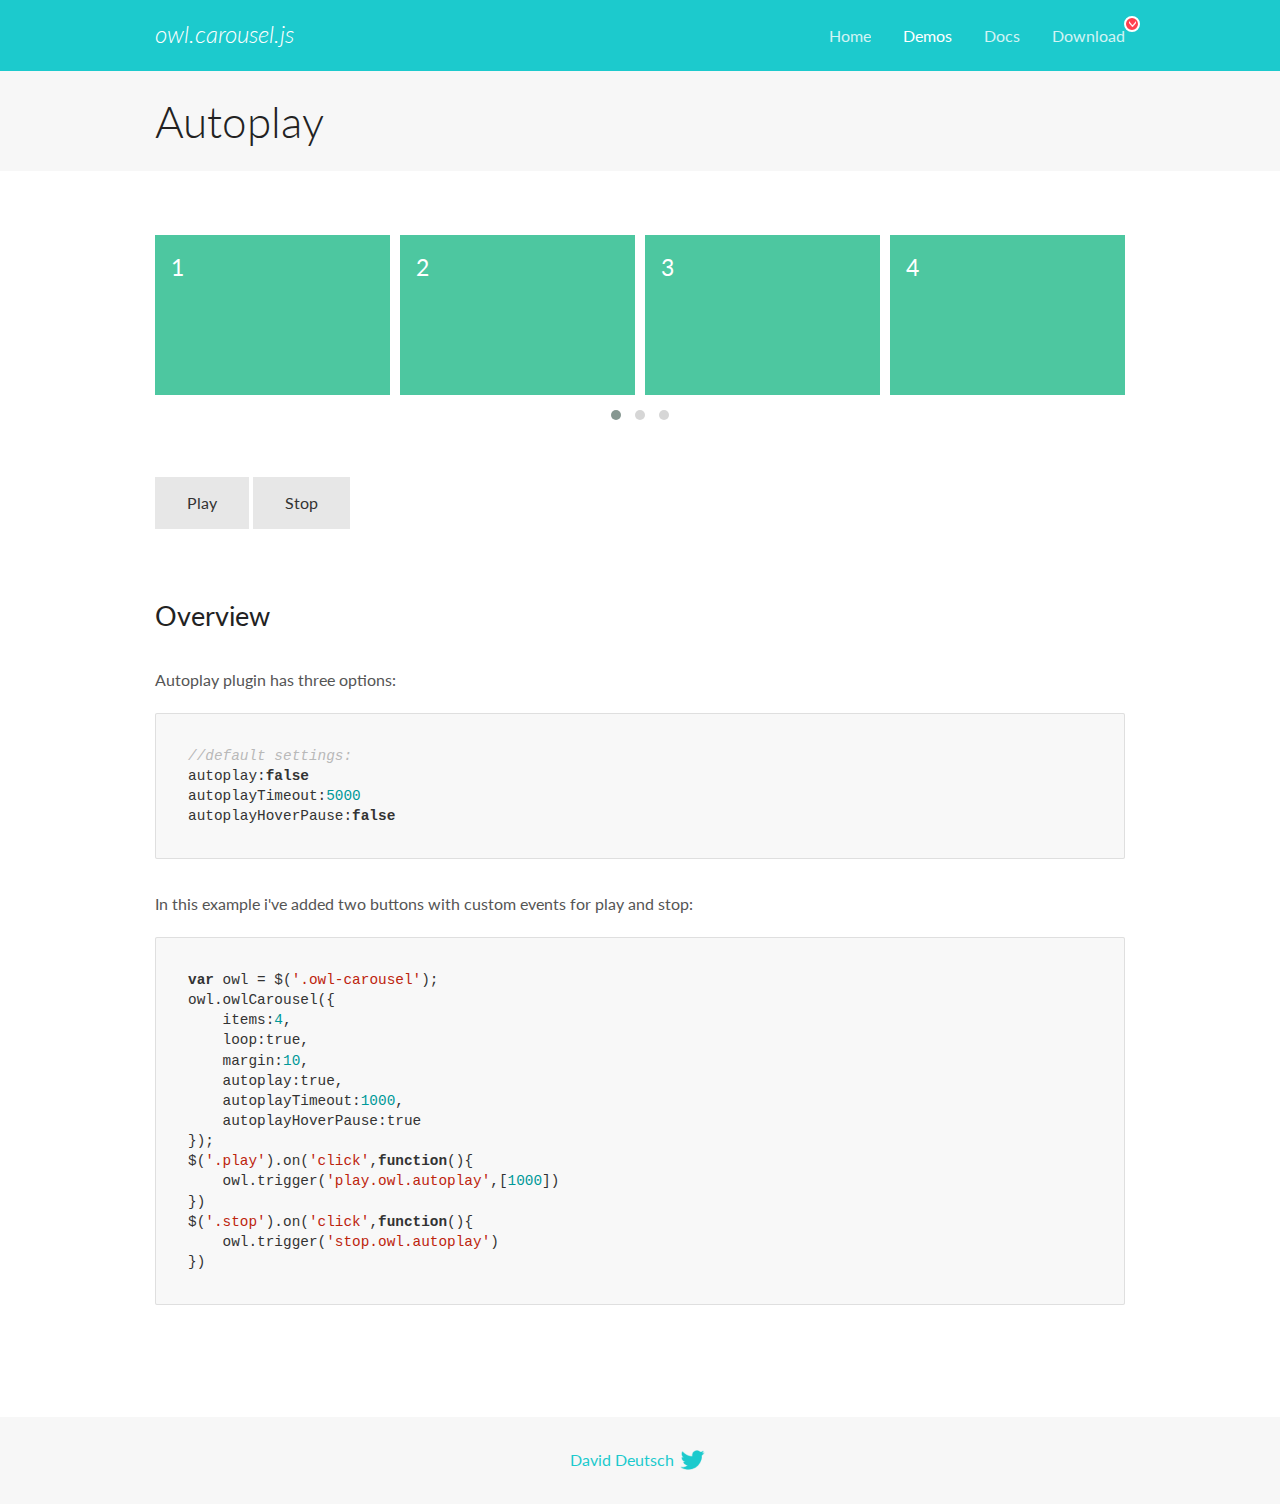
<file: OwlCarousel2-2.3.4/docs/demos/autoplay.html>
<!DOCTYPE html>
<html lang="en">
  <head>

    <!-- head -->
    <meta charset="utf-8">
    <meta name="msapplication-tap-highlight" content="no" />
    <meta name="viewport" content="width=device-width, initial-scale=1.0" />
    <meta name="description" content="Autoplay usage demo">
    <meta name="author" content="David Deutsch">
    <title>
      Autoplay Demo | Owl Carousel | 2.3.4
    </title>

    <!-- Stylesheets -->
    <link href='https://fonts.googleapis.com/css?family=Lato:300,400,700,400italic,300italic' rel='stylesheet' type='text/css'>
    <link rel="stylesheet" href="../assets/css/docs.theme.min.css">

    <!-- Owl Stylesheets -->
    <link rel="stylesheet" href="../assets/owlcarousel/assets/owl.carousel.min.css">
    <link rel="stylesheet" href="../assets/owlcarousel/assets/owl.theme.default.min.css">

    <!-- HTML5 shim and Respond.js IE8 support of HTML5 elements and media queries -->

    <!--[if lt IE 9]>
      <script src="https://oss.maxcdn.com/libs/html5shiv/3.7.0/html5shiv.js"></script>
      <script src="https://oss.maxcdn.com/libs/respond.js/1.3.0/respond.min.js"></script>
    <![endif]-->

    <!-- Favicons -->
    <link rel="apple-touch-icon-precomposed" sizes="144x144" href="../assets/ico/apple-touch-icon-144-precomposed.png">
    <link rel="shortcut icon" href="../assets/ico/favicon.png">
    <link rel="shortcut icon" href="favicon.ico">

    <!-- Yeah i know js should not be in header. Its required for demos.-->

    <!-- javascript -->
    <script src="../assets/vendors/jquery.min.js"></script>
    <script src="../assets/owlcarousel/owl.carousel.js"></script>
  </head>
  <body>

    <!-- header -->
    <header class="header">
      <div class="row">
        <div class="large-12 columns">
          <div class="brand left">
            <h3>
              <a href="/OwlCarousel2/">owl.carousel.js</a> 
            </h3>
          </div>
          <a id="toggle-nav" class="right">
            <span></span> <span></span> <span></span> 
          </a> 
          <div class="nav-bar">
            <ul class="clearfix">
              <li> <a href="/OwlCarousel2/index.html">Home</a>  </li>
              <li class="active">
                <a href="/OwlCarousel2/demos/demos.html">Demos</a> 
              </li>
              <li> <a href="/OwlCarousel2/docs/started-welcome.html">Docs</a>  </li>
              <li>
                <a href="https://github.com/OwlCarousel2/OwlCarousel2/archive/2.3.4.zip">Download</a> 
                <span class="download"></span> 
              </li>
            </ul>
          </div>
        </div>
      </div>
    </header>

    <!-- title -->
    <section class="title">
      <div class="row">
        <div class="large-12 columns">
          <h1>Autoplay</h1>
        </div>
      </div>
    </section>

    <!--  Demos -->
    <section id="demos">
      <div class="row">
        <div class="large-12 columns">
          <div class="owl-carousel owl-theme">
            <div class="item">
              <h4>1</h4>
            </div>
            <div class="item">
              <h4>2</h4>
            </div>
            <div class="item">
              <h4>3</h4>
            </div>
            <div class="item">
              <h4>4</h4>
            </div>
            <div class="item">
              <h4>5</h4>
            </div>
            <div class="item">
              <h4>6</h4>
            </div>
            <div class="item">
              <h4>7</h4>
            </div>
            <div class="item">
              <h4>8</h4>
            </div>
            <div class="item">
              <h4>9</h4>
            </div>
            <div class="item">
              <h4>10</h4>
            </div>
            <div class="item">
              <h4>11</h4>
            </div>
            <div class="item">
              <h4>12</h4>
            </div>
          </div>
          <a class="button secondary play">Play</a> 
          <a class="button secondary stop">Stop</a> 
          <h3 id="overview">Overview</h3>
          <p>Autoplay plugin has three options:</p>
          <pre><code>//default settings:
autoplay:false
autoplayTimeout:5000
autoplayHoverPause:false</code></pre>
          <p>In this example i&#39;ve added two buttons with custom events for play and stop:</p>
          <pre><code>var owl = $(&#39;.owl-carousel&#39;);
owl.owlCarousel({
    items:4,
    loop:true,
    margin:10,
    autoplay:true,
    autoplayTimeout:1000,
    autoplayHoverPause:true
});
$(&#39;.play&#39;).on(&#39;click&#39;,function(){
    owl.trigger(&#39;play.owl.autoplay&#39;,[1000])
})
$(&#39;.stop&#39;).on(&#39;click&#39;,function(){
    owl.trigger(&#39;stop.owl.autoplay&#39;)
})</code></pre>
          <script>
            $(document).ready(function() {
              var owl = $('.owl-carousel');
              owl.owlCarousel({
                items: 4,
                loop: true,
                margin: 10,
                autoplay: true,
                autoplayTimeout: 1000,
                autoplayHoverPause: true
              });
              $('.play').on('click', function() {
                owl.trigger('play.owl.autoplay', [1000])
              })
              $('.stop').on('click', function() {
                owl.trigger('stop.owl.autoplay')
              })
            })
          </script>
        </div>
      </div>
    </section>

    <!-- footer -->
    <footer class="footer">
      <div class="row">
        <div class="large-12 columns">
          <h5>
            <a href="/OwlCarousel2/docs/support-contact.html">David Deutsch</a> 
            <a id="custom-tweet-button" href="https://twitter.com/share?url=https://github.com/OwlCarousel2/OwlCarousel2&text=Owl Carousel - This is so awesome! " target="_blank"></a> 
          </h5>
        </div>
      </div>
    </footer>

    <!-- vendors -->
    <script src="../assets/vendors/highlight.js"></script>
    <script src="../assets/js/app.js"></script>
  </body>
</html>
</file>
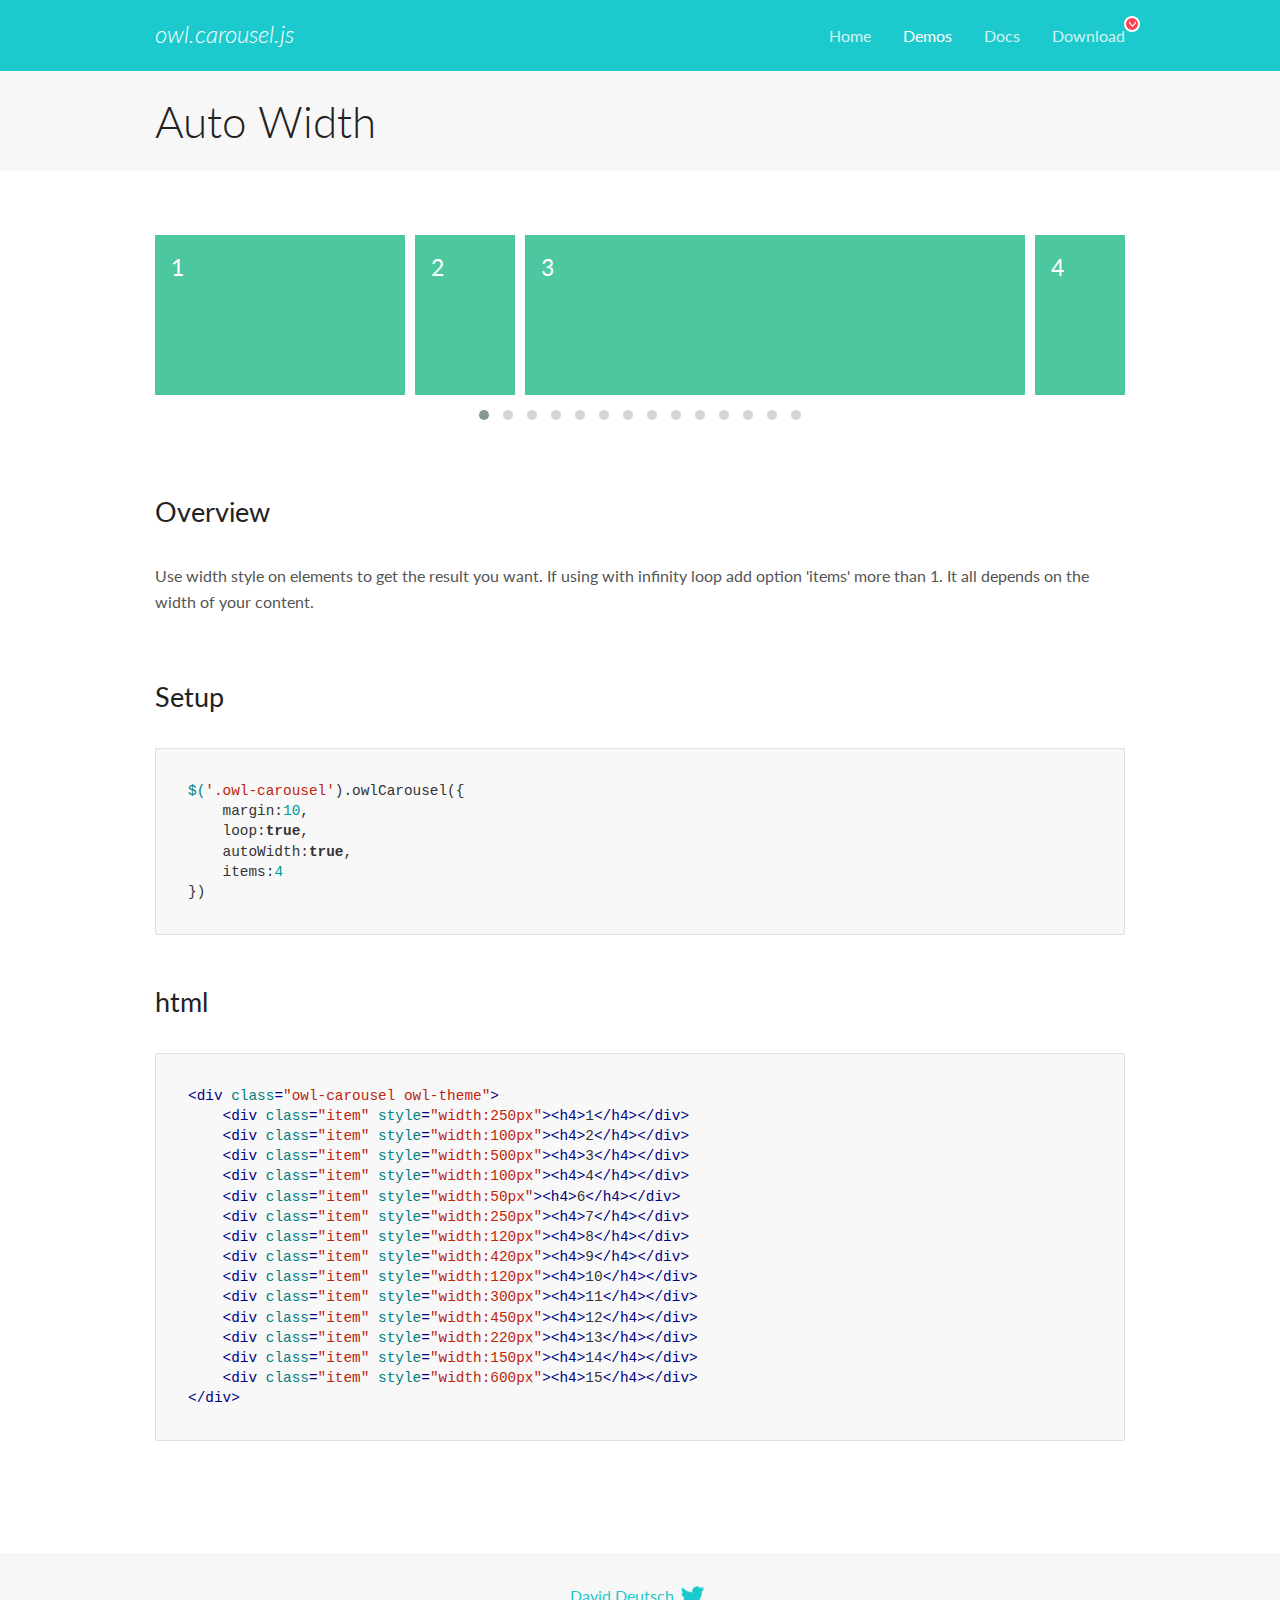
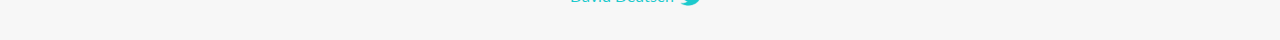
<file: OwlCarousel2-2.3.4/docs/demos/autowidth.html>
<!DOCTYPE html>
<html lang="en">
  <head>

    <!-- head -->
    <meta charset="utf-8">
    <meta name="msapplication-tap-highlight" content="no" />
    <meta name="viewport" content="width=device-width, initial-scale=1.0" />
    <meta name="description" content="Auto Width">
    <meta name="author" content="David Deutsch">
    <title>
      Auto Width Demo | Owl Carousel | 2.3.4
    </title>

    <!-- Stylesheets -->
    <link href='https://fonts.googleapis.com/css?family=Lato:300,400,700,400italic,300italic' rel='stylesheet' type='text/css'>
    <link rel="stylesheet" href="../assets/css/docs.theme.min.css">

    <!-- Owl Stylesheets -->
    <link rel="stylesheet" href="../assets/owlcarousel/assets/owl.carousel.min.css">
    <link rel="stylesheet" href="../assets/owlcarousel/assets/owl.theme.default.min.css">

    <!-- HTML5 shim and Respond.js IE8 support of HTML5 elements and media queries -->

    <!--[if lt IE 9]>
      <script src="https://oss.maxcdn.com/libs/html5shiv/3.7.0/html5shiv.js"></script>
      <script src="https://oss.maxcdn.com/libs/respond.js/1.3.0/respond.min.js"></script>
    <![endif]-->

    <!-- Favicons -->
    <link rel="apple-touch-icon-precomposed" sizes="144x144" href="../assets/ico/apple-touch-icon-144-precomposed.png">
    <link rel="shortcut icon" href="../assets/ico/favicon.png">
    <link rel="shortcut icon" href="favicon.ico">

    <!-- Yeah i know js should not be in header. Its required for demos.-->

    <!-- javascript -->
    <script src="../assets/vendors/jquery.min.js"></script>
    <script src="../assets/owlcarousel/owl.carousel.js"></script>
  </head>
  <body>

    <!-- header -->
    <header class="header">
      <div class="row">
        <div class="large-12 columns">
          <div class="brand left">
            <h3>
              <a href="/OwlCarousel2/">owl.carousel.js</a> 
            </h3>
          </div>
          <a id="toggle-nav" class="right">
            <span></span> <span></span> <span></span> 
          </a> 
          <div class="nav-bar">
            <ul class="clearfix">
              <li> <a href="/OwlCarousel2/index.html">Home</a>  </li>
              <li class="active">
                <a href="/OwlCarousel2/demos/demos.html">Demos</a> 
              </li>
              <li> <a href="/OwlCarousel2/docs/started-welcome.html">Docs</a>  </li>
              <li>
                <a href="https://github.com/OwlCarousel2/OwlCarousel2/archive/2.3.4.zip">Download</a> 
                <span class="download"></span> 
              </li>
            </ul>
          </div>
        </div>
      </div>
    </header>

    <!-- title -->
    <section class="title">
      <div class="row">
        <div class="large-12 columns">
          <h1>Auto Width</h1>
        </div>
      </div>
    </section>

    <!--  Demos -->
    <section id="demos">
      <div class="row">
        <div class="large-12 columns">
          <div class="owl-carousel owl-theme">
            <div class="item" style="width:250px">
              <h4>1</h4>
            </div>
            <div class="item" style="width:100px">
              <h4>2</h4>
            </div>
            <div class="item" style="width:500px">
              <h4>3</h4>
            </div>
            <div class="item" style="width:100px">
              <h4>4</h4>
            </div>
            <div class="item" style="width:50px">
              <h4>6</h4>
            </div>
            <div class="item" style="width:250px">
              <h4>7</h4>
            </div>
            <div class="item" style="width:120px">
              <h4>8</h4>
            </div>
            <div class="item" style="width:420px">
              <h4>9</h4>
            </div>
            <div class="item" style="width:120px">
              <h4>10</h4>
            </div>
            <div class="item" style="width:300px">
              <h4>11</h4>
            </div>
            <div class="item" style="width:450px">
              <h4>12</h4>
            </div>
            <div class="item" style="width:220px">
              <h4>13</h4>
            </div>
            <div class="item" style="width:150px">
              <h4>14</h4>
            </div>
            <div class="item" style="width:600px">
              <h4>15</h4>
            </div>
          </div>
          <h3 id="overview">Overview</h3>
          <p>Use width style on elements to get the result you want. If using with infinity loop add option &#39;items&#39; more than 1. It all depends on the width of your content.</p>
          <h3 id="setup">Setup</h3>
          <pre><code>$(&#39;.owl-carousel&#39;).owlCarousel({
    margin:10,
    loop:true,
    autoWidth:true,
    items:4
})</code></pre>
          <h3 id="html">html</h3>
          <pre><code>&lt;div class=&quot;owl-carousel owl-theme&quot;&gt;
    &lt;div class=&quot;item&quot; style=&quot;width:250px&quot;&gt;&lt;h4&gt;1&lt;/h4&gt;&lt;/div&gt;
    &lt;div class=&quot;item&quot; style=&quot;width:100px&quot;&gt;&lt;h4&gt;2&lt;/h4&gt;&lt;/div&gt;
    &lt;div class=&quot;item&quot; style=&quot;width:500px&quot;&gt;&lt;h4&gt;3&lt;/h4&gt;&lt;/div&gt;
    &lt;div class=&quot;item&quot; style=&quot;width:100px&quot;&gt;&lt;h4&gt;4&lt;/h4&gt;&lt;/div&gt;
    &lt;div class=&quot;item&quot; style=&quot;width:50px&quot;&gt;&lt;h4&gt;6&lt;/h4&gt;&lt;/div&gt;
    &lt;div class=&quot;item&quot; style=&quot;width:250px&quot;&gt;&lt;h4&gt;7&lt;/h4&gt;&lt;/div&gt;
    &lt;div class=&quot;item&quot; style=&quot;width:120px&quot;&gt;&lt;h4&gt;8&lt;/h4&gt;&lt;/div&gt;
    &lt;div class=&quot;item&quot; style=&quot;width:420px&quot;&gt;&lt;h4&gt;9&lt;/h4&gt;&lt;/div&gt;
    &lt;div class=&quot;item&quot; style=&quot;width:120px&quot;&gt;&lt;h4&gt;10&lt;/h4&gt;&lt;/div&gt;
    &lt;div class=&quot;item&quot; style=&quot;width:300px&quot;&gt;&lt;h4&gt;11&lt;/h4&gt;&lt;/div&gt;
    &lt;div class=&quot;item&quot; style=&quot;width:450px&quot;&gt;&lt;h4&gt;12&lt;/h4&gt;&lt;/div&gt;
    &lt;div class=&quot;item&quot; style=&quot;width:220px&quot;&gt;&lt;h4&gt;13&lt;/h4&gt;&lt;/div&gt;
    &lt;div class=&quot;item&quot; style=&quot;width:150px&quot;&gt;&lt;h4&gt;14&lt;/h4&gt;&lt;/div&gt;
    &lt;div class=&quot;item&quot; style=&quot;width:600px&quot;&gt;&lt;h4&gt;15&lt;/h4&gt;&lt;/div&gt;
&lt;/div&gt;</code></pre>
          <script>
            $(document).ready(function() {
              $('.owl-carousel').owlCarousel({
                margin: 10,
                loop: true,
                autoWidth: true,
                items: 4
              })
            })
          </script>
        </div>
      </div>
    </section>

    <!-- footer -->
    <footer class="footer">
      <div class="row">
        <div class="large-12 columns">
          <h5>
            <a href="/OwlCarousel2/docs/support-contact.html">David Deutsch</a> 
            <a id="custom-tweet-button" href="https://twitter.com/share?url=https://github.com/OwlCarousel2/OwlCarousel2&text=Owl Carousel - This is so awesome! " target="_blank"></a> 
          </h5>
        </div>
      </div>
    </footer>

    <!-- vendors -->
    <script src="../assets/vendors/highlight.js"></script>
    <script src="../assets/js/app.js"></script>
  </body>
</html>
</file>
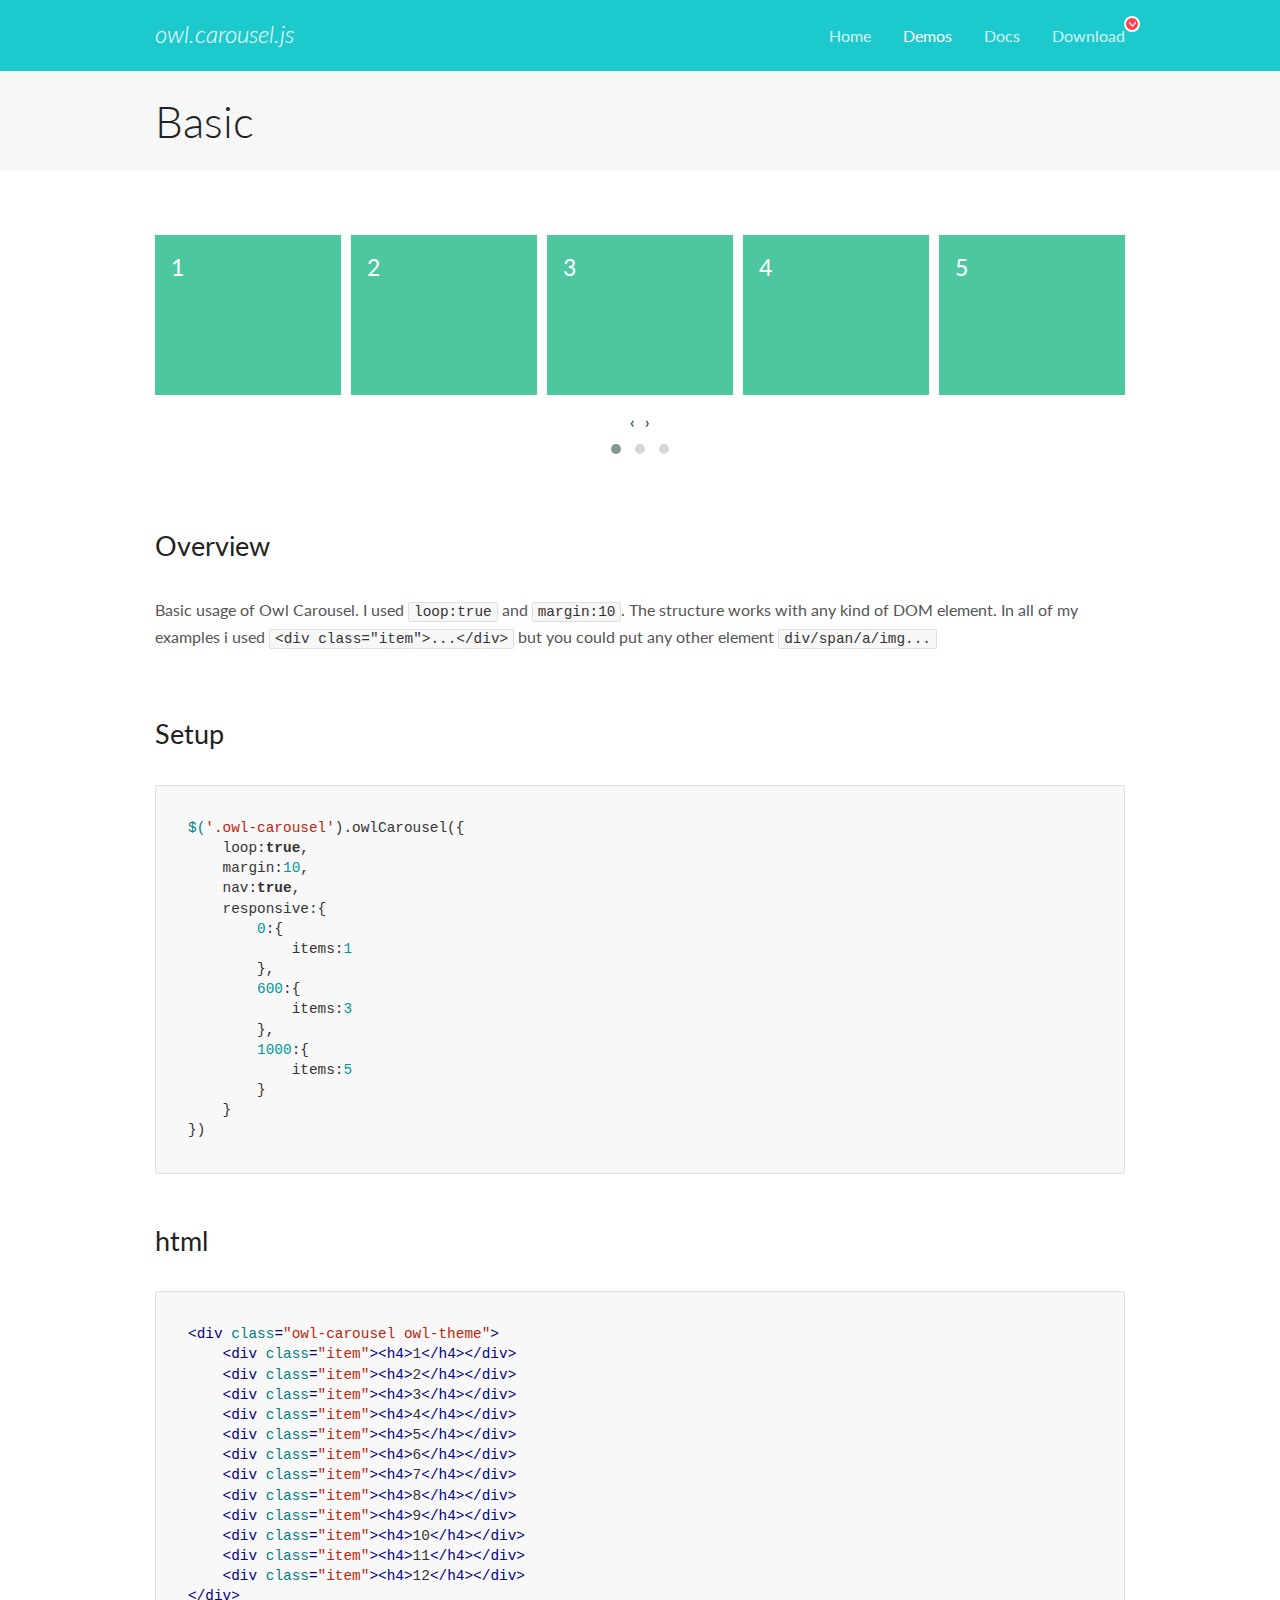
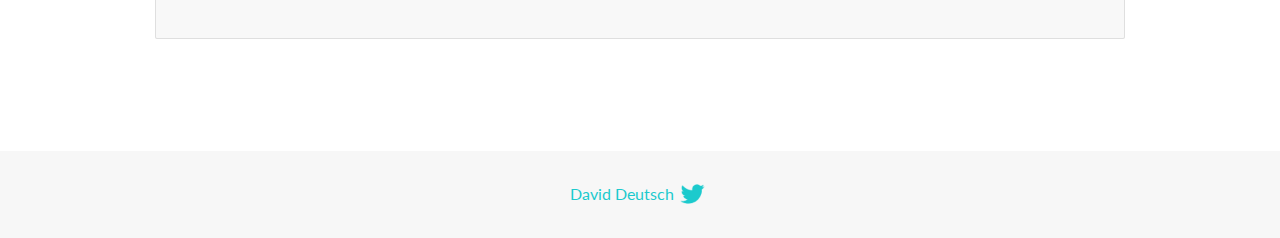
<file: OwlCarousel2-2.3.4/docs/demos/basic.html>
<!DOCTYPE html>
<html lang="en">
  <head>

    <!-- head -->
    <meta charset="utf-8">
    <meta name="msapplication-tap-highlight" content="no" />
    <meta name="viewport" content="width=device-width, initial-scale=1.0" />
    <meta name="description" content="Basic usage demo">
    <meta name="author" content="David Deutsch">
    <title>
      Basic Demo | Owl Carousel | 2.3.4
    </title>

    <!-- Stylesheets -->
    <link href='https://fonts.googleapis.com/css?family=Lato:300,400,700,400italic,300italic' rel='stylesheet' type='text/css'>
    <link rel="stylesheet" href="../assets/css/docs.theme.min.css">

    <!-- Owl Stylesheets -->
    <link rel="stylesheet" href="../assets/owlcarousel/assets/owl.carousel.min.css">
    <link rel="stylesheet" href="../assets/owlcarousel/assets/owl.theme.default.min.css">

    <!-- HTML5 shim and Respond.js IE8 support of HTML5 elements and media queries -->

    <!--[if lt IE 9]>
      <script src="https://oss.maxcdn.com/libs/html5shiv/3.7.0/html5shiv.js"></script>
      <script src="https://oss.maxcdn.com/libs/respond.js/1.3.0/respond.min.js"></script>
    <![endif]-->

    <!-- Favicons -->
    <link rel="apple-touch-icon-precomposed" sizes="144x144" href="../assets/ico/apple-touch-icon-144-precomposed.png">
    <link rel="shortcut icon" href="../assets/ico/favicon.png">
    <link rel="shortcut icon" href="favicon.ico">

    <!-- Yeah i know js should not be in header. Its required for demos.-->

    <!-- javascript -->
    <script src="../assets/vendors/jquery.min.js"></script>
    <script src="../assets/owlcarousel/owl.carousel.js"></script>
  </head>
  <body>

    <!-- header -->
    <header class="header">
      <div class="row">
        <div class="large-12 columns">
          <div class="brand left">
            <h3>
              <a href="/OwlCarousel2/">owl.carousel.js</a> 
            </h3>
          </div>
          <a id="toggle-nav" class="right">
            <span></span> <span></span> <span></span> 
          </a> 
          <div class="nav-bar">
            <ul class="clearfix">
              <li> <a href="/OwlCarousel2/index.html">Home</a>  </li>
              <li class="active">
                <a href="/OwlCarousel2/demos/demos.html">Demos</a> 
              </li>
              <li> <a href="/OwlCarousel2/docs/started-welcome.html">Docs</a>  </li>
              <li>
                <a href="https://github.com/OwlCarousel2/OwlCarousel2/archive/2.3.4.zip">Download</a> 
                <span class="download"></span> 
              </li>
            </ul>
          </div>
        </div>
      </div>
    </header>

    <!-- title -->
    <section class="title">
      <div class="row">
        <div class="large-12 columns">
          <h1>Basic</h1>
        </div>
      </div>
    </section>

    <!--  Demos -->
    <section id="demos">
      <div class="row">
        <div class="large-12 columns">
          <div class="owl-carousel owl-theme">
            <div class="item">
              <h4>1</h4>
            </div>
            <div class="item">
              <h4>2</h4>
            </div>
            <div class="item">
              <h4>3</h4>
            </div>
            <div class="item">
              <h4>4</h4>
            </div>
            <div class="item">
              <h4>5</h4>
            </div>
            <div class="item">
              <h4>6</h4>
            </div>
            <div class="item">
              <h4>7</h4>
            </div>
            <div class="item">
              <h4>8</h4>
            </div>
            <div class="item">
              <h4>9</h4>
            </div>
            <div class="item">
              <h4>10</h4>
            </div>
            <div class="item">
              <h4>11</h4>
            </div>
            <div class="item">
              <h4>12</h4>
            </div>
          </div>
          <h3 id="overview">Overview</h3>
          <p>Basic usage of Owl Carousel. I used <code>loop:true</code> and <code>margin:10</code>. The structure works with any kind of DOM element. In all of my examples i used <code>&lt;div class=&quot;item&quot;&gt;...&lt;/div&gt;</code> but you could
            put any other element <code>div/span/a/img...</code></p>
          <h3 id="setup">Setup</h3>
          <pre><code>$(&#39;.owl-carousel&#39;).owlCarousel({
    loop:true,
    margin:10,
    nav:true,
    responsive:{
        0:{
            items:1
        },
        600:{
            items:3
        },
        1000:{
            items:5
        }
    }
})</code></pre>
          <h3 id="html">html</h3>
          <pre><code>&lt;div class=&quot;owl-carousel owl-theme&quot;&gt;
    &lt;div class=&quot;item&quot;&gt;&lt;h4&gt;1&lt;/h4&gt;&lt;/div&gt;
    &lt;div class=&quot;item&quot;&gt;&lt;h4&gt;2&lt;/h4&gt;&lt;/div&gt;
    &lt;div class=&quot;item&quot;&gt;&lt;h4&gt;3&lt;/h4&gt;&lt;/div&gt;
    &lt;div class=&quot;item&quot;&gt;&lt;h4&gt;4&lt;/h4&gt;&lt;/div&gt;
    &lt;div class=&quot;item&quot;&gt;&lt;h4&gt;5&lt;/h4&gt;&lt;/div&gt;
    &lt;div class=&quot;item&quot;&gt;&lt;h4&gt;6&lt;/h4&gt;&lt;/div&gt;
    &lt;div class=&quot;item&quot;&gt;&lt;h4&gt;7&lt;/h4&gt;&lt;/div&gt;
    &lt;div class=&quot;item&quot;&gt;&lt;h4&gt;8&lt;/h4&gt;&lt;/div&gt;
    &lt;div class=&quot;item&quot;&gt;&lt;h4&gt;9&lt;/h4&gt;&lt;/div&gt;
    &lt;div class=&quot;item&quot;&gt;&lt;h4&gt;10&lt;/h4&gt;&lt;/div&gt;
    &lt;div class=&quot;item&quot;&gt;&lt;h4&gt;11&lt;/h4&gt;&lt;/div&gt;
    &lt;div class=&quot;item&quot;&gt;&lt;h4&gt;12&lt;/h4&gt;&lt;/div&gt;
&lt;/div&gt;</code></pre>
          <script>
            $(document).ready(function() {
              var owl = $('.owl-carousel');
              owl.owlCarousel({
                margin: 10,
                nav: true,
                loop: true,
                responsive: {
                  0: {
                    items: 1
                  },
                  600: {
                    items: 3
                  },
                  1000: {
                    items: 5
                  }
                }
              })
            })
          </script>
        </div>
      </div>
    </section>

    <!-- footer -->
    <footer class="footer">
      <div class="row">
        <div class="large-12 columns">
          <h5>
            <a href="/OwlCarousel2/docs/support-contact.html">David Deutsch</a> 
            <a id="custom-tweet-button" href="https://twitter.com/share?url=https://github.com/OwlCarousel2/OwlCarousel2&text=Owl Carousel - This is so awesome! " target="_blank"></a> 
          </h5>
        </div>
      </div>
    </footer>

    <!-- vendors -->
    <script src="../assets/vendors/highlight.js"></script>
    <script src="../assets/js/app.js"></script>
  </body>
</html>
</file>
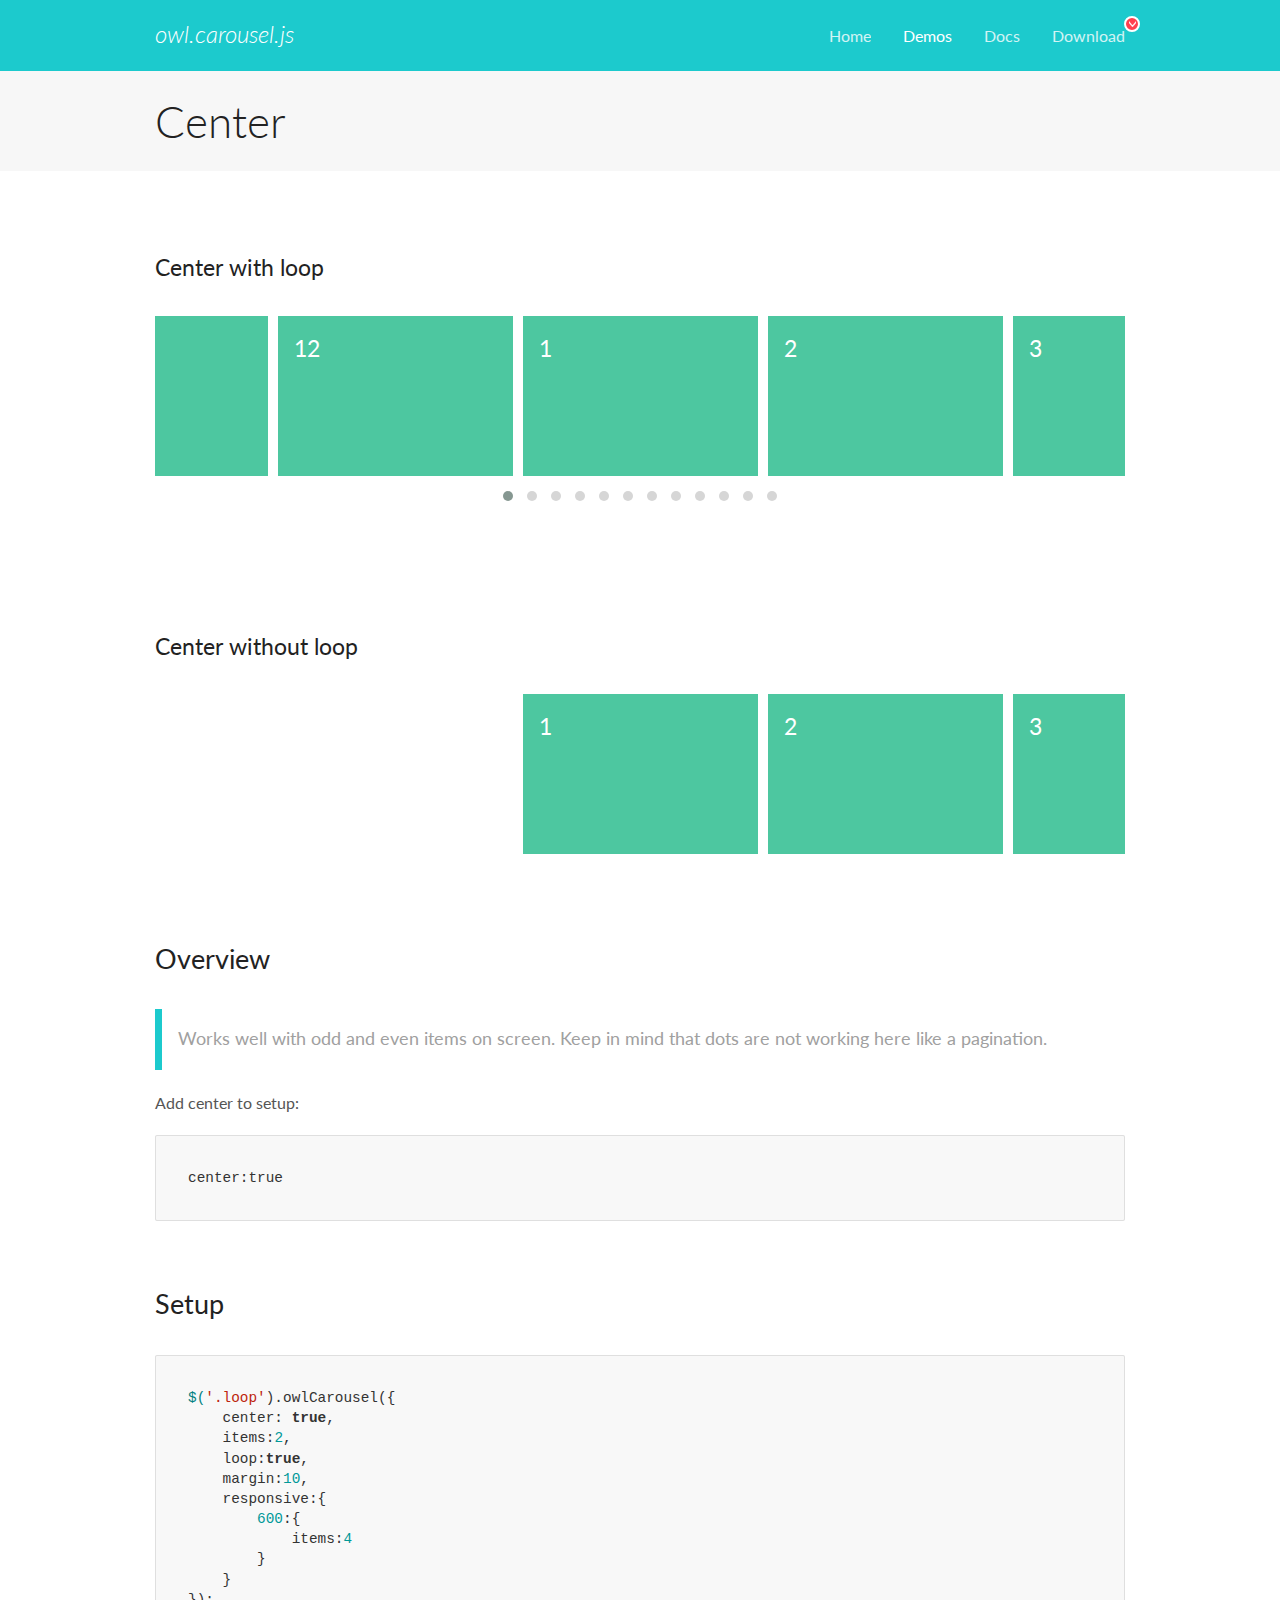
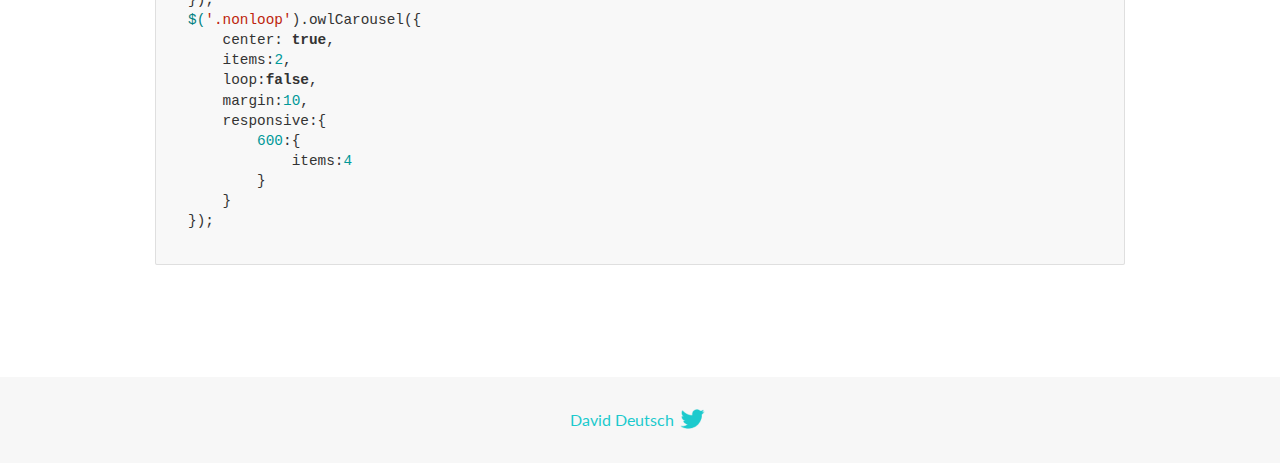
<file: OwlCarousel2-2.3.4/docs/demos/center.html>
<!DOCTYPE html>
<html lang="en">
  <head>

    <!-- head -->
    <meta charset="utf-8">
    <meta name="msapplication-tap-highlight" content="no" />
    <meta name="viewport" content="width=device-width, initial-scale=1.0" />
    <meta name="description" content="Center carousel">
    <meta name="author" content="David Deutsch">
    <title>
      Center Demo | Owl Carousel | 2.3.4
    </title>

    <!-- Stylesheets -->
    <link href='https://fonts.googleapis.com/css?family=Lato:300,400,700,400italic,300italic' rel='stylesheet' type='text/css'>
    <link rel="stylesheet" href="../assets/css/docs.theme.min.css">

    <!-- Owl Stylesheets -->
    <link rel="stylesheet" href="../assets/owlcarousel/assets/owl.carousel.min.css">
    <link rel="stylesheet" href="../assets/owlcarousel/assets/owl.theme.default.min.css">

    <!-- HTML5 shim and Respond.js IE8 support of HTML5 elements and media queries -->

    <!--[if lt IE 9]>
      <script src="https://oss.maxcdn.com/libs/html5shiv/3.7.0/html5shiv.js"></script>
      <script src="https://oss.maxcdn.com/libs/respond.js/1.3.0/respond.min.js"></script>
    <![endif]-->

    <!-- Favicons -->
    <link rel="apple-touch-icon-precomposed" sizes="144x144" href="../assets/ico/apple-touch-icon-144-precomposed.png">
    <link rel="shortcut icon" href="../assets/ico/favicon.png">
    <link rel="shortcut icon" href="favicon.ico">

    <!-- Yeah i know js should not be in header. Its required for demos.-->

    <!-- javascript -->
    <script src="../assets/vendors/jquery.min.js"></script>
    <script src="../assets/owlcarousel/owl.carousel.js"></script>
  </head>
  <body>

    <!-- header -->
    <header class="header">
      <div class="row">
        <div class="large-12 columns">
          <div class="brand left">
            <h3>
              <a href="/OwlCarousel2/">owl.carousel.js</a> 
            </h3>
          </div>
          <a id="toggle-nav" class="right">
            <span></span> <span></span> <span></span> 
          </a> 
          <div class="nav-bar">
            <ul class="clearfix">
              <li> <a href="/OwlCarousel2/index.html">Home</a>  </li>
              <li class="active">
                <a href="/OwlCarousel2/demos/demos.html">Demos</a> 
              </li>
              <li> <a href="/OwlCarousel2/docs/started-welcome.html">Docs</a>  </li>
              <li>
                <a href="https://github.com/OwlCarousel2/OwlCarousel2/archive/2.3.4.zip">Download</a> 
                <span class="download"></span> 
              </li>
            </ul>
          </div>
        </div>
      </div>
    </header>

    <!-- title -->
    <section class="title">
      <div class="row">
        <div class="large-12 columns">
          <h1>Center</h1>
        </div>
      </div>
    </section>

    <!--  Demos -->
    <section id="demos">
      <div class="row">
        <div class="large-12 columns">
          <h4 id="center-with-loop">Center with loop</h4>
          <div class="loop owl-carousel owl-theme">
            <div class="item">
              <h4>1</h4>
            </div>
            <div class="item">
              <h4>2</h4>
            </div>
            <div class="item">
              <h4>3</h4>
            </div>
            <div class="item">
              <h4>4</h4>
            </div>
            <div class="item">
              <h4>5</h4>
            </div>
            <div class="item">
              <h4>6</h4>
            </div>
            <div class="item">
              <h4>7</h4>
            </div>
            <div class="item">
              <h4>8</h4>
            </div>
            <div class="item">
              <h4>9</h4>
            </div>
            <div class="item">
              <h4>10</h4>
            </div>
            <div class="item">
              <h4>11</h4>
            </div>
            <div class="item">
              <h4>12</h4>
            </div>
          </div>
          <br>
          <h4 id="center-without-loop">Center without loop</h4>
          <div class="nonloop owl-carousel">
            <div class="item">
              <h4>1</h4>
            </div>
            <div class="item">
              <h4>2</h4>
            </div>
            <div class="item">
              <h4>3</h4>
            </div>
            <div class="item">
              <h4>4</h4>
            </div>
            <div class="item">
              <h4>5</h4>
            </div>
            <div class="item">
              <h4>6</h4>
            </div>
            <div class="item">
              <h4>7</h4>
            </div>
            <div class="item">
              <h4>8</h4>
            </div>
            <div class="item">
              <h4>9</h4>
            </div>
            <div class="item">
              <h4>10</h4>
            </div>
            <div class="item">
              <h4>11</h4>
            </div>
            <div class="item">
              <h4>12</h4>
            </div>
          </div>
          <h3 id="overview">Overview</h3>
          <blockquote>
            <p>Works well with odd and even items on screen. Keep in mind that dots are not working here like a pagination.</p>
          </blockquote>
          <p>Add center to setup:</p>
          <pre><code>center:true</code></pre>
          <h3 id="setup">Setup</h3>
          <pre><code>$(&#39;.loop&#39;).owlCarousel({
    center: true,
    items:2,
    loop:true,
    margin:10,
    responsive:{
        600:{
            items:4
        }
    }
});
$(&#39;.nonloop&#39;).owlCarousel({
    center: true,
    items:2,
    loop:false,
    margin:10,
    responsive:{
        600:{
            items:4
        }
    }
});</code></pre>
          <script>
            jQuery(document).ready(function($) {
              $('.loop').owlCarousel({
                center: true,
                items: 2,
                loop: true,
                margin: 10,
                responsive: {
                  600: {
                    items: 4
                  }
                }
              });
              $('.nonloop').owlCarousel({
                center: true,
                items: 2,
                loop: false,
                margin: 10,
                responsive: {
                  600: {
                    items: 4
                  }
                }
              });
            });
          </script>
        </div>
      </div>
    </section>

    <!-- footer -->
    <footer class="footer">
      <div class="row">
        <div class="large-12 columns">
          <h5>
            <a href="/OwlCarousel2/docs/support-contact.html">David Deutsch</a> 
            <a id="custom-tweet-button" href="https://twitter.com/share?url=https://github.com/OwlCarousel2/OwlCarousel2&text=Owl Carousel - This is so awesome! " target="_blank"></a> 
          </h5>
        </div>
      </div>
    </footer>

    <!-- vendors -->
    <script src="../assets/vendors/highlight.js"></script>
    <script src="../assets/js/app.js"></script>
  </body>
</html>
</file>
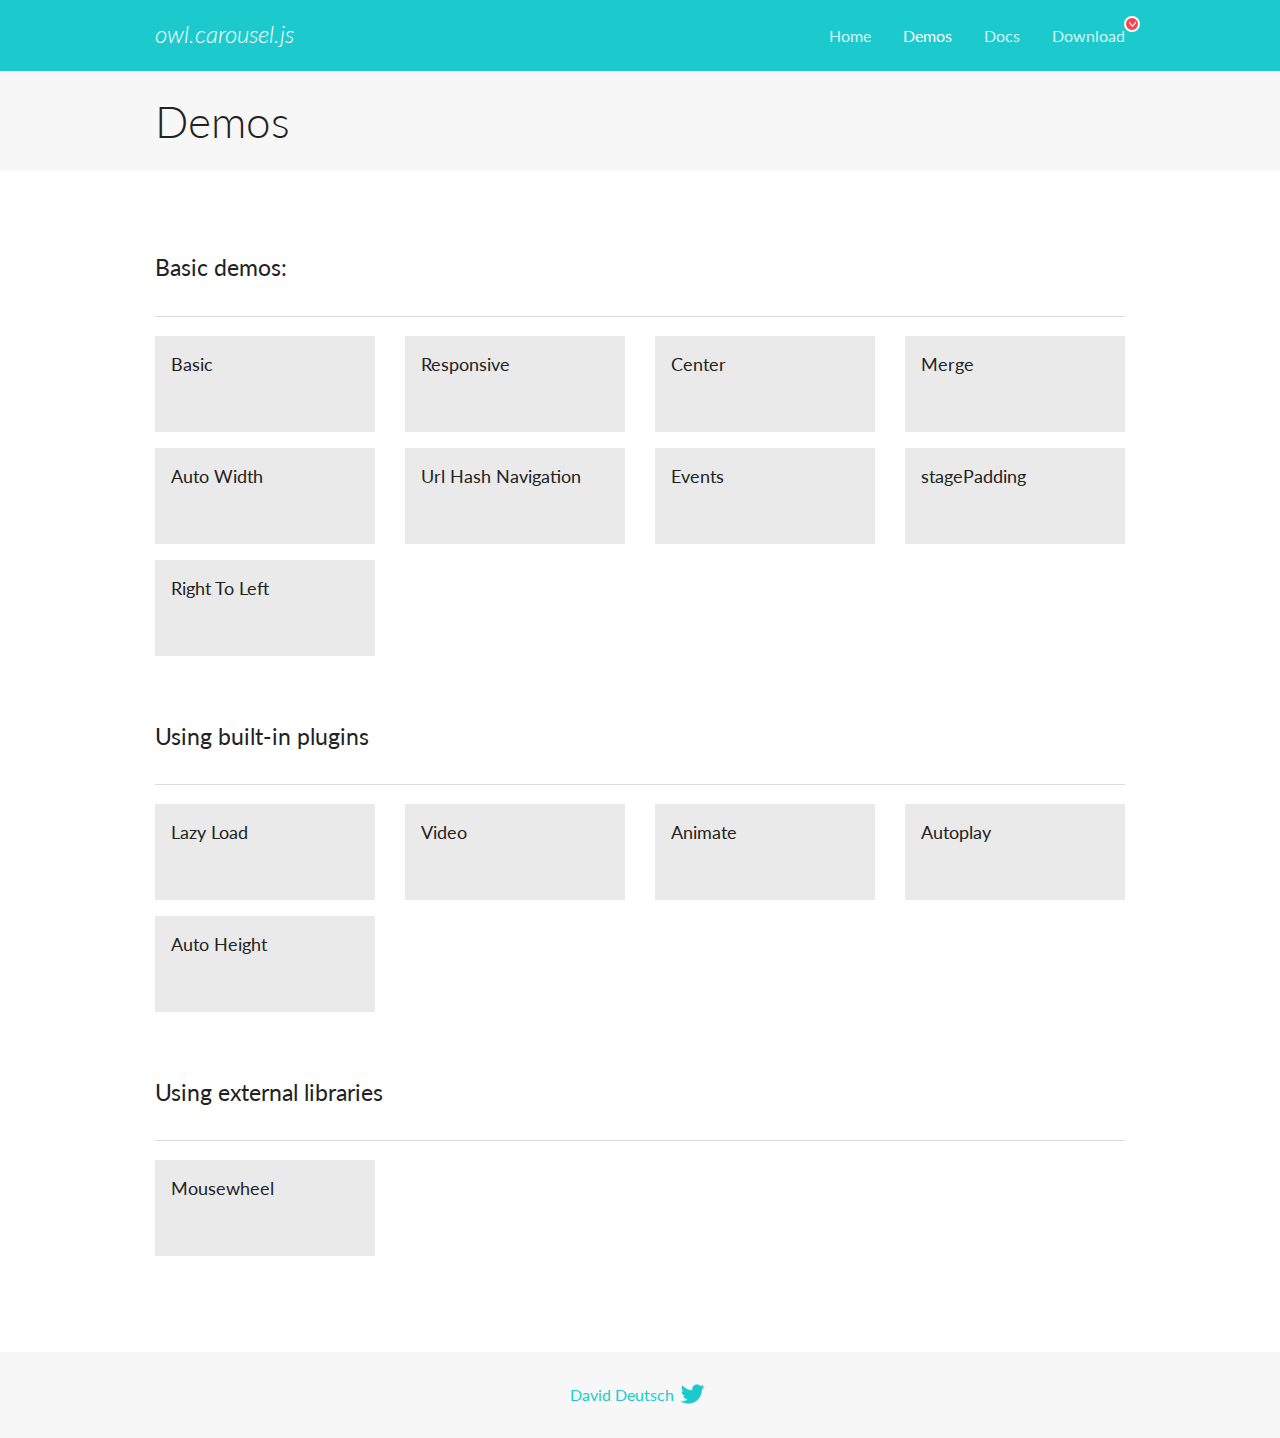
<file: OwlCarousel2-2.3.4/docs/demos/demos.html>
<!DOCTYPE html>
<html lang="en">
  <head>

    <!-- head -->
    <meta charset="utf-8">
    <meta name="msapplication-tap-highlight" content="no" />
    <meta name="viewport" content="width=device-width, initial-scale=1.0" />
    <meta name="description" content="A list of Owl Carousel examples.">
    <meta name="author" content="David Deutsch">
    <title>
      Demos | Owl Carousel | 2.3.4
    </title>

    <!-- Stylesheets -->
    <link href='https://fonts.googleapis.com/css?family=Lato:300,400,700,400italic,300italic' rel='stylesheet' type='text/css'>
    <link rel="stylesheet" href="../assets/css/docs.theme.min.css">

    <!-- Owl Stylesheets -->
    <link rel="stylesheet" href="../assets/owlcarousel/assets/owl.carousel.min.css">
    <link rel="stylesheet" href="../assets/owlcarousel/assets/owl.theme.default.min.css">

    <!-- HTML5 shim and Respond.js IE8 support of HTML5 elements and media queries -->

    <!--[if lt IE 9]>
      <script src="https://oss.maxcdn.com/libs/html5shiv/3.7.0/html5shiv.js"></script>
      <script src="https://oss.maxcdn.com/libs/respond.js/1.3.0/respond.min.js"></script>
    <![endif]-->

    <!-- Favicons -->
    <link rel="apple-touch-icon-precomposed" sizes="144x144" href="../assets/ico/apple-touch-icon-144-precomposed.png">
    <link rel="shortcut icon" href="../assets/ico/favicon.png">
    <link rel="shortcut icon" href="favicon.ico">

    <!-- Yeah i know js should not be in header. Its required for demos.-->

    <!-- javascript -->
    <script src="../assets/vendors/jquery.min.js"></script>
    <script src="../assets/owlcarousel/owl.carousel.js"></script>
  </head>
  <body>

    <!-- header -->
    <header class="header">
      <div class="row">
        <div class="large-12 columns">
          <div class="brand left">
            <h3>
              <a href="/OwlCarousel2/">owl.carousel.js</a> 
            </h3>
          </div>
          <a id="toggle-nav" class="right">
            <span></span> <span></span> <span></span> 
          </a> 
          <div class="nav-bar">
            <ul class="clearfix">
              <li> <a href="/OwlCarousel2/index.html">Home</a>  </li>
              <li class="active">
                <a href="/OwlCarousel2/demos/demos.html">Demos</a> 
              </li>
              <li> <a href="/OwlCarousel2/docs/started-welcome.html">Docs</a>  </li>
              <li>
                <a href="https://github.com/OwlCarousel2/OwlCarousel2/archive/2.3.4.zip">Download</a> 
                <span class="download"></span> 
              </li>
            </ul>
          </div>
        </div>
      </div>
    </header>

    <!-- title -->
    <section class="title">
      <div class="row">
        <div class="large-12 columns">
          <h1>Demos</h1>
        </div>
      </div>
    </section>

    <!--  Demos -->
    <section id="demos">
      <div class="row">
        <div class="large-12 columns">
          <h4 id="basic-demos-">Basic demos:</h4>
          <hr>
          <div class="demo-list">
            <div class="row">
              <div class="small-6 medium-4 large-3 columns">
                <a href="basic.html" class="demo-block">
                  <h5>Basic </h5>
                </a> 
              </div>
              <div class="small-6 medium-4 large-3 columns">
                <a href="responsive.html" class="demo-block">
                  <h5>Responsive </h5>
                </a> 
              </div>
              <div class="small-6 medium-4 large-3 columns">
                <a href="center.html" class="demo-block">
                  <h5>Center </h5>
                </a> 
              </div>
              <div class="small-6 medium-4 large-3 columns">
                <a href="merge.html" class="demo-block">
                  <h5>Merge </h5>
                </a> 
              </div>
              <div class="small-6 medium-4 large-3 columns">
                <a href="autowidth.html" class="demo-block">
                  <h5>Auto Width </h5>
                </a> 
              </div>
              <div class="small-6 medium-4 large-3 columns">
                <a href="urlhashnav.html" class="demo-block">
                  <h5>Url Hash Navigation </h5>
                </a> 
              </div>
              <div class="small-6 medium-4 large-3 columns">
                <a href="events.html" class="demo-block">
                  <h5>Events </h5>
                </a> 
              </div>
              <div class="small-6 medium-4 large-3 columns">
                <a href="stagepadding.html" class="demo-block">
                  <h5>stagePadding </h5>
                </a> 
              </div>
              <div class="small-6 medium-4 large-3 columns">
                <a href="rtl.html" class="demo-block">
                  <h5>Right To Left </h5>
                </a> 
              </div>
            </div>
          </div>
          <h4 id="using-built-in-plugins">Using built-in plugins</h4>
          <hr>
          <div class="demo-list">
            <div class="row">
              <div class="small-6 medium-4 large-3 columns">
                <a href="lazyLoad.html" class="demo-block">
                  <h5>Lazy Load </h5>
                </a> 
              </div>
              <div class="small-6 medium-4 large-3 columns">
                <a href="video.html" class="demo-block">
                  <h5>Video </h5>
                </a> 
              </div>
              <div class="small-6 medium-4 large-3 columns">
                <a href="animate.html" class="demo-block">
                  <h5>Animate </h5>
                </a> 
              </div>
              <div class="small-6 medium-4 large-3 columns">
                <a href="autoplay.html" class="demo-block">
                  <h5>Autoplay </h5>
                </a> 
              </div>
              <div class="small-6 medium-4 large-3 columns">
                <a href="autoheight.html" class="demo-block">
                  <h5>Auto Height </h5>
                </a> 
              </div>
            </div>
          </div>
          <h4 id="using-external-libraries">Using external libraries</h4>
          <hr>
          <div class="demo-list">
            <div class="row">
              <div class="small-6 medium-4 large-3 columns">
                <a href="mousewheel.html" class="demo-block">
                  <h5>Mousewheel </h5>
                </a> 
              </div>
            </div>
          </div>
        </div>
      </div>
    </section>

    <!-- footer -->
    <footer class="footer">
      <div class="row">
        <div class="large-12 columns">
          <h5>
            <a href="/OwlCarousel2/docs/support-contact.html">David Deutsch</a> 
            <a id="custom-tweet-button" href="https://twitter.com/share?url=https://github.com/OwlCarousel2/OwlCarousel2&text=Owl Carousel - This is so awesome! " target="_blank"></a> 
          </h5>
        </div>
      </div>
    </footer>

    <!-- vendors -->
    <script src="../assets/vendors/highlight.js"></script>
    <script src="../assets/js/app.js"></script>
  </body>
</html>
</file>
<file: style.css>
:root{
  --primary-clr: #2f2c64;
  --sec-clr:#08C8FE;
  --Artistic-clr:#929FAA;
  --sec-bg:#F1F3F2;
  --border-clr:#8d8b8bb6;
  --gardient1-clr:#1A69A4;
  --gardient2-clr:#0F3C51;
  --gardient2-clr:#0E3749;
  --gardient2-clr:#3D7FB9;
  --white-clr:white;
  --text-clr:rgba(0, 0, 0, 0.377) ;
}
@font-face {
  font-family: 'prime';
  src: url(Fonts/MerriweatherSans-Bold.ttf);
}
@font-face {
  font-family: 'sec';
   src:url(Fonts/MerriweatherSans-Regular.ttf) ;
}
@font-face {
  font-family: 'italic';;
  src:url(Fonts/MerriweatherSans-Italic.ttf);
}
.owl-carousel {
  overflow: hidden !important;
  max-width: 100% !important; /* Ensure it doesn’t exceed the viewport width */
}


*{
 margin:0px;
 padding: 0px;
 box-sizing: border-box;
}
a{
 text-decoration: none;
}
ul{
 padding-inline-start: 0px;
}
li{
 text-decoration: none;
 list-style: none;
 text-decoration: none;
  list-style: none;
  font-size: 20px;
  line-height: 20px;
  font-weight: 400;
  color: var(--primary-clr);
}
body{
 background-color: white;padding-inline: 8px !important;
}
.responsive-container {
  width: 100%;
 /* Full width by default */
  max-width: 1440px;
 /* Max width for large screens */
  margin: 0 auto;
 /* Center the container */
  padding: 0 15px;
 /* Small padding on the sides */
}
.header > .container {
  border-bottom: 3px solid var(--border-clr);
}
.nav-container{
 padding: 0px;
}
.navbar-toggler {
  background-color: transparent;
 /* Remove background color */
  border: none;
 /* Remove border */
  box-shadow: none;
 /* Remove shadow */
  outline: none;
 /* Remove outline */
}
.navbar-toggler:hover, .navbar-toggler:focus, .navbar-toggler:active {
  background-color: transparent;
 /* Ensure no background on hover/active */
  border: none;
 /* Ensure no border on hover/active */
  box-shadow: none;
 /* Ensure no shadow on hover/active */
  outline: none;
 /* Ensure no outline on hover/active */
}
.navbar-toggler-icon {
  background-image: none;
 /* Remove default icon */
  width: 22px;
 /* Width of bars */
  height: 3px;
 /* Height of bars */
  background-color: var(--sec-clr);
 /* Color of bars */
  position: relative;
 /* Positioning for pseudo-elements */
  content: '';
 /* Clear any default content */
}
.navbar-toggler-icon::before, .navbar-toggler-icon::after {
  content: '';
 /* Create pseudo-elements for bars */
  display: block;
  width: 100%;
  height: 100%;
  background-color:var(--sec-clr);
 /* Color of the bars */
  position: absolute;
  left: 0;
}
.navbar-toggler-icon::before {
  top: -8px;
 /* Position the first bar */
}
.navbar-toggler-icon::after {
  top: 8px;
 /* Position the third bar */
}
/* */
/* Navbar links styling */
.navbar-nav .nav-link {
  color: var(--sec-clr);
  font-family: 'sec';
  font-size: 20px;
}
.navbar-nav .nav-link:hover {
  color: var(--sec-clr);
}
/* hover effect of nav-link */
.nav-link {
  position: relative;
 /* Needed for positioning the pseudo-elements */
  padding-bottom: 10px;
 /* Add some space for the border effect */
  overflow: hidden;
 /* Prevents content overflow */
  display: inline-block !important;
}
.nav-link::before, .nav-link::after {
  content: '';
 /* Create pseudo-elements */
  position: absolute;
  bottom: 0;
  height: 2px;
 /* Height of the border */
  width: 0;
 /* Start with 0 width */
  background-color: var(--sec-clr);
 /* Use the variable color */
  transition: width 0.4s ease;
 /* Smooth transition for width */
}
.nav-link::before {
  left: 50%;
 /* Start in the center */
}
.nav-link::after {
  right: 50%;
 /* Start in the center */
}
.nav-link:hover::before, .nav-link:hover::after {
  width: 50%;
 /* Expand to full width on hover (50% each from center) */
}
.nav-link:hover::before {
  left: 0;
 /* Extend to the left on hover */
}
.nav-link:hover::after {
  right: 0;
 /* Extend to the right on hover */
}
/* .container-fluid{
 border: 3px solid rgb(250, 128, 114);
}
*/
/* section 2 css */
.hero-image{
 background: url(images/carlosbecerril_latin_family_dad_wearing_blue_shirt_in_the_livin_f555546d-5c53-43c1-a373-342d32bfa0da-2.png);
  background-position: center 30%;
 /* Center horizontally, slightly higher vertically */
  background-repeat: no-repeat;
 /* Prevent the background from repeating */
  background-size: cover;
 /* Cover the entire container while maintaining aspect ratio */
  ;
}
.hero-section {
  background-color:var(--sec-bg);
  border-radius: 8px;
  margin: 20px 0;
}
.hero-button {
  background-color: #00aaff;
  color: white;
  border-radius: 5px;
  padding: 18px 80px;
  border-radius: 50px;
  font-size: 18px;
  margin-top: 20px;
}
.custom-button:hover {
  background-color: #007bff;
 /* Change color on hover */
}
.hero-image {
  position: relative;
  overflow: hidden;
  clip-path: polygon(23% 0, 100% 0, 100% 100%, 1% 100%);
  padding: 0px ;
}
.hero-image img {
  width: 100%;
  height: 100%;
  top: 0;
  left: 0;
  object-fit: cover;
}
/* .hero-sec{
 min-height: 450px;
}
*/
.hero-content{
 padding: 40px ;
}
.hero-content h1{
 font-size: 72px;
 line-height: 88px;
 color: var(--primary-clr);
 font-weight: 400;
  position: relative;
  display: inline-block;
  padding-bottom: 24px;
}
.hero-content h1 ::after{
  content: "";
  position: absolute;
  bottom: 0;
  left: 0;
  width: 70%;
  border-bottom: 3px solid var(--sec-clr)
}
.custom-section h2{
 font-weight: normal;
}
.hero-span{
 color:var(--sec-clr);
}
.hero-content p{
 font-size: 26px;
 color: var(--primary-clr);
 padding-block: 30px;
}
/* /section 3 tile css */
.custom-section {
  background-color: var(--gardient1-clr);
  padding: 20px;
  color: white;
  text-align: left;
  border-radius: 5px;
}
.title-right{
  position: relative;
  overflow: hidden;
  clip-path: polygon(3% 0, 100% 0%, 100% 100%, 0% 100%);
  ;
 background-color: var(--sec-clr);
}
/* .title-row{
 background-color: var(--gardient1-clr);
}
*/
.title-left{
  position: relative;
  overflow: hidden;
  clip-path: polygon(0 0, 100% 0, 96% 100%, 0% 100%);
  background-image: linear-gradient(to right top, #1a69a4, #0c5e8e, #065379, #0a4765, #0f3c51) !important;
}
.title-row{
 background-color:var(--sec-clr);
 height: 68px;
}
.custom-section{
 height: 68px;
 background-image: linear-gradient(to right top, #1a69a4, #0c5e8e, #065379, #0a4765, #0f3c51) !important;
}
/* section 4- */
.Necesitas-body{
  min-height:250px;
}
#Necesitas-id{
 height: 250px;
}
.Necesitas-img{
  position: relative;
  overflow: hidden;
  clip-path: polygon(0 0, 95% 0, 85% 100%, 0% 100%);
 height: 100%;
 padding: 0px;
}
.Necesitas-img-box{
 width: 100%;
 height: 100%;
 overflow: hidden;
}
.Necesitas-img-box img{
 width: 100%;
 height: 100%;
 object-fit: cover ;
}
.Necesitas-img-box{
 background: url(images/carlosbecerril_home_maintenance_8b9cf0a9-bbf9-44e2-925a-93b9e9c267e6.png);
  background-position: center 30%;
 /* Center horizontally, slightly higher vertically */
  background-repeat: no-repeat;
 /* Prevent the background from repeating */
  background-size: 98%;
 /* Cover the entire container while maintaining aspect ratio */
  ;
}
/* for section 4 right side csss */
/* Styles for the Necesitas-content div */
.Necesitas-content {
  border-top: 3px solid var(--border-clr);
  border-bottom: 3px solid var(--border-clr);
  padding: 20px;
 /* Adjust padding if needed */
  color: white;
}
/* Inside Necesitas-content-body */
.Necesitas-content-body {
  padding: 10px;
}
/* Style for the span inside Cuanto */
.unique-span {
  color: var(--sec-clr);
 /* Using --sec-clr */
}
.Necesitas-content-body h4{
 color: var(--primary-clr);
}
/* Style for the need-number div */
.need-number {
  display: flex;
  justify-content: space-between;
  margin-bottom: 20px;
}
/* Style for the dropdown */
.need-number .form-select {
  font-size: 20px;
  font-weight: 500;
  padding: 3px 70px;
  border: 1px solid var(--border-clr);
  background-color: transparent;
  outline: none;
  color:var(--primary-clr);
  border-radius: 0px;
  position: relative;
  top: 48px;
  padding-left: 20px;
  position: relative;
}
.form-select:focus{
 box-shadow: none !important;
}
/* Style for the buttons */
.buttons-container {
 /* display: flex;
  justify-content: space-between;
  */
  display: grid;
 /* Enable grid layout */
  grid-template-columns: 50% 50%;
 /* Two equal-width columns */
  gap: 1rem;
 /* Optional: Space between columns */
  margin-top: 30px !important;
}
.left-btn {
  color: white;
  background-color: var(--sec-clr);
  border-radius: 50px;
  padding: 8px 32px;
  border: none;
  font-size: 22px;
}
.left-btn:hover{
 color: white;
  background-color: #00aaff83 !important;
  border-radius: 50px;
  padding: 8px 26px;
  border: none;
  font-size: 22px;
}
.right-btn {
  background-color: transparent;
  border: 1px solid var(--sec-clr);
 /* Using --sec-clr */
  color: var(--sec-clr);
 /* Using --sec-clr */
  border-radius: 50px;
  padding: 8px 20px;
  font-size: 22px;
}
.right-btn:hover{
 background-color: transparent;
  border: 1px solid var(--sec-clr);
 /* Using --sec-clr */
  color: var(--sec-clr);
 /* Using --sec-clr */
  border-radius: 50px;
  padding: 8px 20px;
  font-size: 22px;
}
.right-btn:focus{
 color:var(--sec-clr) !important;
}
.left-number{
 color: var(--text-clr);
 font-weight: 500;
 font-size: 20px;
}
.left-need-number {
  border-bottom: 3px solid var(--border-clr);
 flex-grow: 0.6;
}
/* .form-select{
 background: none !important;
 position: relative;
}
*/
.form-select::after {
  content: "\f063";
 /* Font Awesome icon code for the down arrow */
  font-family: 'Font Awesome 6 Free';
 /* Font Awesome 6 family */
  font-weight: 900;
 /* Required for solid icons in Font Awesome 6 */
  font-size: 16px;
 /* Adjust the icon size */
  color: black;
 /* Icon color */
  position: absolute;
  right: 10px;
 /* Position the icon to the right */
  top: 50%;
 /* Vertically center the icon */
  transform: translateY(-50%);
 /* Adjust the vertical centering */
  pointer-events: none;
 /* Prevent interaction with the icon */
}
/* how does it work caraousle */
.select {
 width:150px !important
}
.how-works{
 height: 350px;
 background-image: linear-gradient(to right top, #1a69a4, #0c5e8e, #065379, #0a4765, #0f3c51);
 border-radius: 17px;
 padding: 20px 30px !important;
}
/* work carasoule css */
/* Section 1: Work Carousel */
.work-heading h3{
  color: white;
 font-weight: 500;
  margin-bottom: 30px;
}
.work-card h4{
 font-size: 20px;
 line-height: 32px;
}
.work-carousel .work-card {
  background-color: #f8f9fa;
 width:100% !important;
  height: 180px;
  padding: 10px;
  margin: 10px;
  border-radius: 23px;
  text-align: start;
}
.work-card p{
 color: var(--primary-clr);
 font-size: 20px;
 font-weight: 400;
 margin-bottom: 0px;
 line-height: 20px;
}
/* */
/* Section 1: Work Carousel */
.Testimonial-section {
 height: 450px;
}
.Testimonial-heading h3{
  color:var(--primary-clr);
 font-weight: 500;
 margin-bottom: 20px;
}
.Testimonial{
 height: 450px;
 padding: 20px 10px;
 margin-top: 20px;
 border-bottom: 2px solid var(--border-clr);
}
.profile-img img{
 border-radius: 50%;
 width: 150px;
 height: 150;
}
.owl-carousel .owl-item img{
 border-radius: 50%;
 width: 150px;
 height: 150;
}
.card-content .Role{
 font-weight: normal;
 font-size: 20px !important;
}
.card-content .intro{
 font-size:20px;
 font-weight: 400;
 line-height:23px;
 color: var(--primary-clr);
 font-weight: 500;
}
.Testimonial-card .name{
 font-size:20px;
 font-weight: 500;
 line-height: normal;
 color: var(--primary-clr);
}
.card-content{
 text-align: left;
}
/* .card-content p{
 margin-bottom: 0px !important;
}
*/
.Testimonial-card{
 display: flex;
 justify-content: center;
 align-items: flex-start;
 row-gap: 0px;
 height:350px;
width: 100% !important;
 flex-direction: column;
}
/* Section 1:notes Carousel */
.notes-carousel .notes-card {
  background-color: #135811;
  padding: 20px;
  margin: 10px;
  border-radius: 8px;
  text-align: center;
}
/* Blog carasoule */
.Blog-heading h3{
  color:var(--primary-clr);
 font-weight: 500;
 margin-bottom: 20px;
}
.Blog{
 height: 350px;
 padding: 20px 10px;
 margin-top: 20px
}
.bolg-item {
  background-color:var(--sec-clr);
width: 100% !important;
  min-height: 220px;
  padding: 20px 16px;
  margin: 10px;
  border-radius: 23px;
  text-align: start;
 line-height: 22px;
}
.blog-title p{
  color:var(--primary-clr) ;
  font-size: 22px;
  font-weight: 500;
}
.blog-text p{
 color: white !important;
 font-size: 21px;
}
.read-more{
 color: var(--primary-clr);
 font-size: 12px;
 font-weight: 500;
}
/* section joining */
.joining-body{
 min-height: 120px;
 border-top: 3px solid var(--border-clr);

}
.left-jioning-number h4{
  font-size: 2.5rem!important;
  letter-spacing: 0px;
  word-spacing: -10px;
}
.main-jioning-number{
 font-size:1.8rem !important;
 font-weight: 600;
 color: var(--border-clr);
}
.joining-number{
 display: flex;
 justify-content:space-between ;
 align-items: center;
}
.jioning-form{
 font-size: 26px;
  font-weight: 500;
  border: 1px solid var(--border-clr);
  background-color: transparent;
  outline: none;
  color: var(--primary-clr);
  border-radius: 0px;
  background-image: none !important;
  height: 80px;
  width: 220px;
  text-align: left;
  padding-inline: 20px;
}
.jion-btn {
  color: white;
  background-color: var(--sec-clr);
  border-radius: 50px;
  padding: 16px 90px;
  border: none;
  font-size: 22px;
  margin-top: 30px;
  margin-top: 30p;
  margin-left: 20px;
}
.jion-btn:hover{background-color: #00aaff83 !important;color: white !important;}
/* .left-btn :hover{background-color: #00aaffc7 !important;color: white !important;} */



.joining-number .custom-select-wrapper {
  position: relative;
  display: inline-block;
  width: 200px;
}
/*  */

#right-jioing-number {
  appearance: none;
 /* Remove default select arrow */
  -webkit-appearance: none;
  -moz-appearance: none;
  background-color:transparent !important;
 /* Background color */
  border: 1px solid #ccc;
  padding: 10px;
  width: 100%;
  color:var(--primary-clr) !important;
  font-weight: 400 !important;
  font-size: 20px !important;
}
.right-jioing .custom-dropdown-icon {
  position: absolute;
  top: 50%;
  right: 15px;
  transform: translateY(-50%);
  pointer-events: none;
 /* Prevent icon from interfering with clicks */
  color: var(--primary-clr) !important;
  font-size: 22px;
}
.custom-select-wrapper select option:hover {
  background-color: #b3ffb7 !important; /* light blue background color on hover */
  color: #000 !important; /* Optional: Change text color */
}
#form-select {
  appearance: none;
 /* Remove default select arrow */
  -webkit-appearance: none;
  -moz-appearance: none;
  background-color:transparent !important;
 /* Background color */
  border: 1px solid #ccc;
  padding: 10px;
  width: 100%;
  color:var(--primary-clr) !important;
  font-weight: 400 !important;
  font-size: 20px !important;
  margin-top: 12px;
}
.right-need-number .custom-dropdown-icon {
  position: absolute;
  top: 50%;
  right: 15px;
  transform: translateY(-50%);
  pointer-events: none;
 /* Prevent icon from interfering with clicks */
  color: var(--primary-clr) !important;
  font-size: 22px;
}
/*  */
.jion-btn :hover{
 background-color:var(--sec-clr) ;
}
/* Footer */
.footer{
 min-height: 300px;
 padding: 10px 10px;
 
}
.footer-body {border-top: 3px solid var(--border-clr);padding-top: 30px !important;}
.footer-body img{
 display: block;
 margin: auto;
 width: 200px;
}
.footer-body-content p{
 color: var(--border-clr);
 text-align: center;
 font-size: 20px;
 line-height: 22px
}
.footer-nav-link{
 display: flex;
 justify-content: space-between;
 align-items: center;
 margin-top: 30px;
}
.footer-nav-link .nav-link{
 font-weight: 600;
}
/* */
/* mbl-footer */
.mbl-footer{
 display: none !important;
 padding-inline: 10px;
}
.year{
 color: rgb(14, 13, 13);
}
.company-A{
 color: var(--sec-clr);
 text-align: right;
 font-weight: 500;
}
.company-B{
 color: var(--primary-clr);
}
.mbl-footer-body{
 display: flex;
 justify-content: space-between;
 align-items: center;
 font-weight: 500;
}
.rights{
 text-align: right;
}
/* */
.card img {
 width: 100%;
 height: 100%;
 object-fit: cover;
}
.blog-content img{
 width: 100%;
 border-radius: 17px;
}
/* Ratings */
.heading {
  font-size: 25px;
  margin-right: 25px;
}
.fa {
  font-size: 25px;
}
.checked {
  color: orange;
}
/* */
.blog-content h1{
 color: var(--primary-clr);
 font-family:'prime';
}
.blog-content p{
 color: var(--primary-clr);
 font-size: 18px;
 margin-block: 20px;
 font-family: 'sec';
}
.team-card img{
 width: 60% !important;
 display: block;
 margin: auto;
}
.card-body {
 text-align: center;
}
.card-body h2{
 font-family: 'prime';
  color: var(--primary-clr);
}
.card-body p{
 font-family: 'sec';
 color: var(--primary-clr);
}
.team-card {
 margin-bottom: 30px;
}
.card-title-trafic{
 color: var(--primary-clr);
 font-family:'sec';
}
.Blog-heading{
 color: var(--primary-clr);
 font-family:'sec';
}
.blog-content h2{
 color: var(--primary-clr);
 font-family:'sec';
}
.rating-heading{
 color: var(--primary-clr);
 font-family:'sec';
}
/* blog2 */
.card-title-trafic{
 margin-top: 30px !important;
}
/* order-card */
.order-card img{
 width: 100%;
 object-fit: contain;
}
.order-card {
  background-color: white;
  border-radius: 10px;
  width: 100%;
  padding: 20px;
  text-align: center;
}
.order-card img {
  width: 100%;
  height: auto;
  border-radius: 10px;
  margin-bottom: 20px;
}
.order-card h4 {
  margin-bottom: 15px;
 color: var(--primary-clr);
 font-family: 'prime';
}
.order-card p {
  color:var(--primary-clr);
 font-family: 'sec';
  margin-bottom: 20px;
}
.order-card button {
  background-color: var(--sec-clr);
  color: var(--primary-clr);
  border: none;
  padding: 10px 20px;
  border-radius: 23px;
  cursor: pointer;
  font-size: 16px;
  width: 70%;
}
.order-card button:hover {
  background-color: #63d17b;
}
.order-confirm {
  display: none;
  margin-top: 20px;
  color: #28a745;
  font-weight: bold;
}
/* */
.adds{
 padding: 10px 5px;
}
.adds video{
 border-radius: 17px;
 width: 100%;
}
/* Risgestration-Fomr */
input[type=text], input[type=password] {
  width: 100%;
  padding: 5px 1px;
  /* margin: 5px 0 22px ;@form-layout-style */
  display: inline-block;
  border: none;
  background:#8df8f3c7;
  border-radius: 8px;
}
input[type=text]:focus, input[type=password]:focus {
  background-color: #8df8f3c7;
  outline: none;
  border-radius: 8px;
}
/* Overwrite default styles of hr */
hr {
  border: 1px solid #f1f1f1;
  margin-bottom: 25px;
}
/* Set a style for the submit/register button */
.registerbtn {
  color: white;
  background-color: var(--sec-clr);
  border-radius: 23px;
  padding: 5px 10px;
  border: none;
  font-size: 22px;
  margin-top: 30px;
  margin-bottom: 30px;
  width: 100%;
  display: block;
 margin: auto;
  text-align: center;
}
.registerbtn:hover {
  opacity:1;
}
.REG-form input[type=text]{
 background-color: #bdeaf8;
 transition: 1s;
 border-radius: 12px;
 padding: 8px 10px;
}
.REG-form input[type=password]{
 background-color: #bdeaf8;
 transition: 1s;
 border-radius: 12px;
 padding: 8px 10px;
}
.REG-form input[type=text]:focus, input[type=password]:focus{
 background-color: #daf4fc;
}
/* Add a blue text color to links */
a {
  color: dodgerblue;
}
/* Set a grey background color and center the text of the "sign in" section */
.signin {
  text-align: center;
}
.terms{
  margin-top: -30px;
}
.card{
 border-radius: 19px;
 margin-bottom: 8px;
}
.owl-carousel.owl-drag .owl-item{display: flex !important;justify-content: center !important;padding: 20px !important;}
/* blog-nav */
.blog-nav {
  display: flex;
  justify-content: space-around;
  align-items: center;
  padding: 10px;
  position: relative !important;
  z-index: 6666 !important;
}
.nav-arrow {
  color:var(--gardient2-clr);
  padding: 10px 20px;
  text-decoration: none;
  font-size: 28px;
}
@media (max-width: 600px) {
  .nav-arrow {
      font-size: 14px;
      padding: 8px 16px;
 }
}
/* social media icons */
.social-icons {
  display: flex;
  justify-content: center;
  gap: 15px;
  padding: 10px;
  margin-top: 30px;
}
.social-icons .icon {
  font-size: 26px;
  color:var(--sec-clr);
  background-color: #333;
  padding: 10px;
  border-radius: 50%;
  transition: background-color 0.3s ease;
}
.social-icons .icon:hover {
  background-color: #555;
}
.social-icons .icon i {
  display: block;
}
@media (max-width: 600px) {
  .social-icons .icon {
      font-size: 22px;
      padding: 8px;
 }
}
/* */
/* */
/* FORMS ALL CSS */
/* */
/* .form-container {
  width: 100%;
  max-width: 900px;
  margin: 50px auto;
}
*/
.container{
  padding: 0px;
}
#form-layout-style .row{
 margin-block: 20px !important;
 padding-block-start: 30px !important;
}
.form-header{
 min-height: 60px;
 padding: 20px 10px;
 border-bottom: 3px solid var(--border-clr);
}
.form-heading p{
 color: var(--primary-clr);
 margin-bottom:0px !important;
 line-height: 48px;
 font-weight: 500;
}
.form-heading{
 min-height: 60px;
 background-color: var(--sec-clr);
 padding: 5px 20px;
 text-align: left;
}
.form-content {
  padding: 30px;
  background-color: white;
  display: none;
}
.form-content.active {
  display: block;
  animation: slideDown 0.5s ease;
}
@keyframes slideDown {
  from {
      transform: translateY(-20px);
      opacity: 0;
 }
  to {
      transform: translateY(0);
      opacity: 1;
 }
}
#form-layout-style input {
  border: none !important;
  border-bottom: 2px solid var(--primary-clr) !important;
  outline: none !important;
  width: 94% !important;
  margin-bottom: 20px !important;
  background-color: transparent !important;
  border-radius: 0px !important;
  margin-bottom: 5px !important;
}
#form-layout-style .date-inputs {
  display: flex;
}
#form-layout-style .date-inputs input {
  flex: 1;
  margin-right: 5px;
}
#form-layout-style .date-inputs input:last-child {
  margin-right: 0;
}
#form-layout-style .gender-inputs {
  display: flex;
}
#form-layout-style .gender-inputs input {
  flex: 1;
  margin-right: 5px;
  border: 1px solid black !important;
  background-color: transparent !important;
  max-width: 150px !important;
  padding: 8px !important;
}
/* Default active state for the first input */
#form-layout-style .gender-inputs input.active {
  background-color: var(--sec-clr) !important;
  color: white !important;
}
/* Target and focus states */
#form-layout-style .gender-inputs input:focus {
  background-color: var(--sec-clr) !important;
  color: white !important;
}
#form-layout-style .gender-inputs input:focus::placeholder {
  color: white !important;
}
/* #form-layout-style .date-inputs input:hover{
 background-color: var(--sec-clr) !important;
 color: white !important;
}
*/
/* #form-layout-style .date-inputs input:target{
 background-color: var(--sec-clr) !important;
 color: white !important;
}
*/
#form-layout-style .date-inputs {
  display: flex;
}
#form-layout-style .date-inputs input {
  border: 1px solid black !important;
  background-color: transparent !important;
  max-width: 100px !important;
  padding: 8px !important;
}
/* Active state for the first input */
#form-layout-style .date-inputs input.active {
  background-color: var(--sec-clr) !important;
  color: white !important;
}
/* Focus state */
#form-layout-style .date-inputs input:focus {
  background-color: var(--sec-clr) !important;
  color: white !important;
}
/* Placeholder color on focus */
#form-layout-style .date-inputs input:focus::placeholder {
  color: white !important;
}
/* Placeholder color on target */
#form-layout-style .date-inputs input:target::placeholder {
  color: white !important;
}
#form-layout-style .date-inputs input.active::placeholder {
  color: white !important;
}
/* */
#form-layout-style input::placeholder {
  color:var(--sec-clr) !important;
 font-weight: 500 !important;
}
#form-layout-style .required{
  font-weight: 900 !important;
  color:var(--sec-clr) !important;
  margin-left: 4px !important;
  font-size: 16px !important;
}
#form-layout-style label {
  display: block;
  margin: 0px 0 5px;
  padding-left: 5px !important;
  font-size: 18px !important;
 font-weight: 600;
  color: black;
}
.next-btn, .prev-btn {
  display: inline-flex;
  align-items: center;
  border-radius: 50px;
  padding: 10px 50px;
  font-size: 16px;
  background-color: var(--sec-clr) !important;  color: white;
  border: none;
  cursor: pointer;
  transition: background 0.3s;
  display: block;
  margin: auto;
  margin-block: 30px;
}
.prev-btn {
  /* background-image: linear-gradient(to right top, #08c8fe, #189fdd, #2a76b7, #31508f, #2f2c64) !important; */
  color: white;
  background-color: var(--sec-clr) !important;
  border: none;
  padding: 10px 50px;
  font-size: 16px;
  cursor: pointer;
}
.prev-btn i {
  margin-right: 8px;
  animation: moveIcon 1.5s ease-in-out infinite;
}
@keyframes moveIcon {
  0%, 100% {
      transform: translateX(0);
 }
  50% {
      transform: translateX(-5px);
 }
}
.back-home-btn{  display: inline-flex;
  align-items: center;
  border-radius: 50px;
  padding: 10px 50px;
  font-size: 16px;
  background-color: var(--sec-clr) !important;  color: white;
  border: none;
  cursor: pointer;
  transition: background 0.3s;
  display: block;
  margin: auto;
  margin-block: 30px;}

.page-1-form3-B{display: flex;justify-content: flex-end;flex-direction: column;}


.next-btn {
  /* background-image: linear-gradient(to right top, #08c8fe, #189fdd, #2a76b7, #31508f, #2f2c64) !important; */
  color: white;
  background-color: var(--sec-clr);
  border: none;
  padding: 10px 50px;
  font-size: 16px;
  cursor: pointer;
}
.next-btn i {
  margin-left: 8px;
  animation: moveIconRight 1.5s ease-in-out infinite;
}
@keyframes moveIconRight {
  0%, 100% {
      transform: translateX(0);
 }
  50% {
      transform: translateX(5px);
 }
}
/* to hide bootsrap dropdown icon */
.custom-select-wrapper {
  position: relative;
  display: inline-block;
  width: 150px;
}
#estadoCivil {
  appearance: none;
 /* Remove default select arrow */
  -webkit-appearance: none;
  -moz-appearance: none;
  background-color:var(--sec-clr);
 /* Background color */
  border: 1px solid #ccc;
  padding: 10px;
  width: 100%;
  color: white !important;
  font-weight: 400 !important;
  font-size: 18px !important;
}
.custom-dropdown-icon {
  position: absolute;
  top: 50%;
  right: 15px;
  transform: translateY(-50%);
  pointer-events: none;
 /* Prevent icon from interfering with clicks */
  color: white;
  font-size: 18px;
}
#estadoCivil:focus {
  outline: none;
  border-color: #0c5e8e;
}
/* */
/* form 2 css */
/* end of form 3 css */
#form-three-child .custom-select-wrapper {
  position: relative;
  display: inline-block;
  width: 170px;
}
#Propia {
  appearance: none;
 /* Remove default select arrow */
  -webkit-appearance: none;
  -moz-appearance: none;
  background-color:var(--sec-clr);
 /* Background color */
  border: 1px solid #ccc;
  padding: 10px;
  width: 100%;
  color: white !important;
  font-weight: 400 !important;
  font-size: 18px !important;
}
.custom-dropdown-icon {
  position: absolute;
  top: 50%;
  right: 15px;
  transform: translateY(-50%);
  pointer-events: none;
 /* Prevent icon from interfering with clicks */
  color: white;
  font-size: 18px;
}
#Propia:focus {
  outline: none;
  border-color: #0c5e8e;
}
/* */
#form6 .custom-select-wrapper {
  position: relative;
  display: inline-block;
  width: 200px;
}
.form6-bodyB{display: flex !important;justify-content: space-between !important;align-items: flex-start !important;flex-direction: column !important;}
#Campeche {
  appearance: none;
 /* Remove default select arrow */
  -webkit-appearance: none;
  -moz-appearance: none;
  background-color:var(--sec-clr);
 /* Background color */
  border: 1px solid #ccc;
  padding: 10px;
  width: 100%;
  color: white !important;
  font-weight: 400 !important;
  font-size: 18px !important;
}
.custom-dropdown-icon {
  position: absolute;
  top: 50%;
  right: 15px;
  transform: translateY(-50%);
  pointer-events: none;
 /* Prevent icon from interfering with clicks */
  color: white;
  font-size: 22px;
}
#Campeche:focus {
  outline: none;
  border-color: #0c5e8e;
}
.inner-form-number{
 display: flex;
 justify-content: space-between;
}
.inner-form-batch{
 display: flex;
 justify-content: space-between;
}
.inner-form-Entity{
 display: flex;
 justify-content: space-between;
}
/* to hide bootsrap dropdown icon */
#form6 .custom-select-wrapper {
  position: relative;
  display: inline-block;
  width: 200px;
}
#Mejoravit {
  appearance: none;
 /* Remove default select arrow */
  -webkit-appearance: none;
  -moz-appearance: none;
  background-color:var(--sec-clr);
 /* Background color */
  border: 1px solid #ccc;
  padding: 10px;
  width: 100%;
  color: white !important;
  font-weight: 400 !important;
  font-size: 18px !important;
}
#Mejoravit:focus {
  outline: none !important;
  border-color: #0c5e8e !important;
}
.short-note{font-family:'italic';color:black;margin-top: 12px;font-size: 16px;position: relative;
  top: -11px;}
  .destination{color: var(--primary-clr);font-size: 22px !important;font-weight: 400 !important;font-family: 'sec';}
.amount-details{color: black;font-family: 'sec';font-size: 18px !important;}
.amount-geal{color: black;font-family: 'sec';font-size: 18px !important;}
.border-center {
  border-right: 2px solid #000; /* 2px vertical border */
  height: 100%; /* Adjust height as needed */
}

.btn-grp button{
 width: 200px !important;
}
/* Overlay styles */
.overlay {
  display: none; /* Hidden by default */
  position: fixed;
  top: 0;
  left: 0;
  width: 100%;
  height: 100%;
  background-color: rgba(0, 0, 0, 0.9); /* Dark overlay */
  z-index: 9998; /* Just below the popup */
}

/* Popup styles */
.popup {
  display: none; /* Hidden by default */
  position: fixed;
  top: 50%;
  left: 50%;
  transform: translate(-50%, -50%);
  background-color: white;
  border-radius: 10px;
  box-shadow: 0 4px 10px rgba(0, 0, 0, 0.4);
  padding: 30px;
  text-align: center;
  z-index: 9999; /* Above the overlay */
  animation: dropdown 0.8s ease-out forwards;
}

/* Drop-down animation */
@keyframes dropdown {
  0% {
      transform: translate(-50%, -100px);
      opacity: 0;
  }
  50% {
      transform: translate(-50%, -50%);
      opacity: 1;
  }
  100% {
      transform: translate(-50%, -50%);
      opacity: 1;
  }
}
</file>
<file: responsive.css>
/* Extra Large screens */
@media (min-width: 1440px) and (max-width: 1660px) {
    .responsive-container {
        max-width: 1440px; /* Container width between 1440px and 1660px */
    }
    .left-btn {
        color: white;
        background-color: var(--sec-clr);
        border-radius: 50px;
        padding: 8px 78px !important;
}
}

/* Large screens */
@media (min-width: 1200px) and (max-width: 1439.98px) {
    .responsive-container {
        max-width: 1200px; /* Container width between 1200px and 1439.98px */
    }
 
}

/* Medium screens */
@media (min-width: 992px) and (max-width: 1199.98px) {
    .responsive-container {
        max-width: 960px; /* Container width between 992px and 1199.98px */
    }
    .hero-content h1 {
        font-size: 65px !important;
        line-height: 62px !important;}
    .left-btn {
        font-size: 16px !important;
 }
 .right-btn{font-size: 16px !important;
 
 }
 .hero-button{padding: 18px 32px !important;}
 .hero-image{
    clip-path: polygon(24% 0, 100% 0, 100% 100%, 1% 100%) !important;
 }
 .Necesitas-img {
    position: relative;
    overflow: hidden;
    clip-path: polygon(0 0, 95% 0, 77% 100%, 0% 100%);
    height: 100%;
    padding: 0px;
}
}

/* Small screens */
@media(max-width:992px){
    /* .hero-image{display: none !important;} */
    .joining-body{padding-block: 20px !important;}
}
@media (min-width: 768px) and (max-width: 991.98px) {
    .responsive-container {
        max-width: 720px; /* Container width between 768px and 991.98px */
    }
    .hero-content h1 {
        font-size: 65px !important;
        line-height: 62px !important;}
    .Necesitas-img-box {
        background: url(images/carlosbecerril_home_maintenance_8b9cf0a9-bbf9-44e2-925a-93b9e9c267e6.png);
        background-position: center 30%;
        background-repeat: no-repeat;
        background-size: 170% !important;
    }
    .hero-content{padding: 20px !important;
    }
    .left-btn {
        font-size: 13px !important;
 }
 .left-number{font-size: 18px!
    ;}
    .need-number .form-select{padding: 3px 40px !important;top: 52px !important;}
 .right-btn{font-size: 13px !important;
 
 }
 .hero-button{padding: 14px 15px !important;}
 .hero-image {
    background: url(images/carlosbecerril_latin_family_dad_wearing_blue_shirt_in_the_livin_f555546d-5c53-43c1-a373-342d32bfa0da-2.png);
    background-position: center right 30% !important;
    background-repeat: no-repeat;
    background-size: cover;
}
.Necesitas-content{padding: 0px !important;}
.left-jioning-number h4{font-size: 1.5rem !important; word-spacing: normal !important;}
/* .jioning-form {padding: 14px 30px !important;} */
.main-jioning-number {
font-size: 1.2rem !important;
}
.jion-btn{margin-top: 5px !important;padding: 16px 60px !important;}
.footer-nav-link .nav-link{font-weight: 500 !important;font-size: 18px !important;}
.footer{margin-top: 50px !important;}

#form-layout-style .inner1-number input{width: 70% !important;}        
#form3-child > div.col-md-6.page-1-form3-A > div.inner-form-number label{font-size: 16px !important;}


#form-three-child > div.col-md-6.page-1-form3-A > div.inner-form-batch label{font-size: 16px !important;}
#form-three-child > div.col-md-6.page-1-form3-B > div.inner-form-Entity label{font-size: 16px !important;}
.how-works{padding: 20px !important;}



}

/* Extra small screens */
@media (min-width: 576px) and (max-width: 767.98px) {
    .responsive-container {
        max-width: 540px; /* Container width between 576px and 767.98px */
    }
    .hero-content h1 {
        font-size: 58px !important;
        line-height: 62px !important;}
    .left-btn {
        font-size: 14px !important;
 }
 .right-btn{font-size: 14px !important;
 
 }
 .Necesitas-content{padding: 0px !important;}
 .Blog{height: 400px !important;}
 .left-jioning-number h4{font-size: 1.5rem !important; word-spacing: normal !important;}
    .jioning-form {
        padding: 14px 30px !important;
        height: 54px !important;
        width: 220px !important;
        font-size: 20px !important;
    }
.main-jioning-number {
font-size: 1.2rem !important;
}
.jion-btn {
    margin-top: 5px !important;
    padding: 9px 51px !important;
    display: block !important;
    margin: auto !important;
    margin-block: 20px !important;

}
.footer-nav-link{justify-content: center !important;column-gap: 20px !important;text-align: center !important;}
.footer-nav-link .nav-link{font-weight: 500 !important;font-size: 16px !important;}
.how-works{padding: 20px 14px !important;}
}

@media (max-width:768px) {
    .Necesitas-img{display: none !important;
      
    }
    .title-left {
    
        clip-path: polygon(0 0, 100% 0, 39% 219%, 0% 100%);
       
}
.left-btn {
    font-size: 14px !important;
}
.right-btn{font-size: 14px !important;

}
.hero-image{display: none !important;}
.hero-content{padding: 30px !important;
}
.hero-button {
    background-color: #00aaff;
    color: white;
    border-radius: 5px;
    padding: 10px 49px;
    border-radius: 50px;
    font-size: 20px;
    margin-top: 20px;
    display: block;
}
.buttons-container{margin-top: 60px !important;}
.need-number .form-select{padding: 3px 10px !important;width: 122px !important;}
.work-carousel .work-card{min-height: 212px !important;}
.footer-body-content p{color: var(--border-clr);text-align: center !important;font-size: 16px;line-height: 20px !important;}
.owl-nav {
    position: absolute !important;
    top: -60px !important;
    right: 25px !important;
    width: 100px !important;
}
.border-center{border: none !important;}
.bolg-item {padding: 10px 10px !important;}

}


/* Very small screens */
@media (max-width: 575.98px) {
    .footer-body-content p{color: var(--border-clr);text-align: center !important;font-size: 18px !important;line-height: 16px !important;}
    .responsive-container {
        max-width: 100%; /* Full width for very small screens */
        padding: 0 10px; /* Less padding on smaller screens */
    }
    .hero-button{padding: 10px 20px!important;font-size: 14px !important;font-weight: 500 !important;}
    .title-left {
        clip-path: polygon(0 0, 81% 0, 44% 100%, 0% 100%) !important;
       
}
.left-number{font-size: 16px !important;}
.left-need-number{flex-grow: 0 !important;}
.need-number .form-select {
    padding: 3px 10px !important;
    width: 180px !important;
    height: 60px !important;
    /* font-size: 77px; */
    font-size: 30px !important;
}
.Necesitas-content{padding: 3px !important;}
.left-btn {
    font-size: 12px !important;
}
.right-btn{font-size: 12px !important;padding: 14px 20px !important;

}
.hero-content{padding: 10px !important;
   }
.hero-content h1 {
    font-size: 54px !important;
    line-height: 56px !important;}
    .hero-button {
        background-color: #00aaff;
        color: white;
        border-radius: 5px;
        padding: 10px 49px;
        border-radius: 50px;
        font-size: 18px;
        margin-top: 20px;
        display: block;
    }
    #Necesitas-id{height: 210px !important;}
    .left-jioning-number h4{font-size: 2.5rem !important; word-spacing: normal !important;}
.jioning-form {padding: 14px 30px !important;
    height: 54px !important;
    width: 220px !important;
    font-size: 20px !important;
}
.main-jioning-number {
font-size: 1.2rem !important;
}
.jion-btn{margin-top: 5px !important;padding: 16px 60px !important;}
.jion-btn {
    margin-top: 5px !important;
    padding: 9px 51px !important;
    display: block !important;
    margin: auto !important;
    margin-top: 20px !important;
    margin-bottom: 20px !important;
}
.footer-nav-link{flex-direction: column !important;font-size: 22px !important;row-gap: 30px !important;}
.footer-body-content p{line-height: 20px !important;font-size: 16px !important;}
.adds{display: grid !important;place-items: center !important;padding-inline: 14px !important;}
.left-need-number{border:none !important;}
.left-need-number p{display: none !important;}
.Necesitas-content-body h4{font-size: 46px !important;}
.main-jioning-number{display: none;}
.footer{display: none !important;}
.mbl-footer{display: block !important;
   }
#form-layout-style input{width: 100% !important;}
.how-works{padding: 14px 8px !important}

}





/* Media query for small screens */
@media (max-width: 600px) {
    .owl-carousel.owl-drag .owl-item{display: flex !important;justify-content: center !important;padding: 5px !important;}

    .owl-carousel .item {
        height: 150px !important; /* Set a fixed height */
        overflow: hidden !important; /* Hide any overflow */
    }
    .Testimonial-card{min-height: 400px !important;}
    .bolg-item{min-height: 250px !important;}

}
@media (max-width:475px) {
    .bolg-item{max-height:350px !important;}
    p{font-size: 16px !important;line-height: 20px !important;}
    li{font-size: 16px !important;line-height: 20px !important;}
    .Testimonial{height: 460px !important;}
    .card-content .intro{font-weight: 400 !important;}
    .hero-content h1 {
        font-size: 38px !important;
        line-height: 40px !important;
    }
    /* .container{padding: 2px !important;} */
    .navbar-brand img{width: 180px !important;}
    /*  */
    .left-jioning-number h4{font-size: 2.2rem !important; word-spacing: normal !important;}
    /* .jioning-form {padding: 5px 8px !important;font-size: 16px !important;} */
    .main-jioning-number {
    font-size: 1.2rem !important;
    }
    .jion-btn{margin-top: 5px !important;padding: 16px 60px !important;}
    
        .jion-btn {
            margin-top: 5px !important;
            padding: 9px 51px !important;
            display: block !important;
            margin: auto !important;
            margin-top: 20px !important;
            font-size: 16px !important;
            margin-bottom: 20px !important;
        }
        .custom-section h2{font-size: 20px !important;margin-left: -20px !important;}
        
        .joining-number{margin-top: 10px !important;}
        .jioning-form { 
            height: 54px !important;
            width: 200px !important;
            font-size: 16px !important;
        }
        
        .right-btn{padding: 8px;}
        .Necesitas-content-body h4{font-size: 40px !important;}
        .need-number .form-select{margin-top: -28px !important;width: 130px !important;font-size: 20px !important;}
        .left-jioning-number h4 {
            font-size: 1.9rem !important;
            word-spacing: normal !important;
        }
        .owl-nav {
            position: absolute !important;
            top: -60px !important;
            right: -40px !important;
            width: 100px !important;
            margin-top: 8px !important;
        }
        .joining-section{margin-top: 50px !important;}
        .form-heading p{line-height: normal !important;font-size: 20px !important;}
        .form-heading{padding: 5px 5px !important;}
        .form-content{padding: 6px 10px !important;} 

        #form-layout-style .inner1-number input{width: 70% !important;}
         
         #form-three-child > div.col-md-6.page-1-form3-A > div.inner-form-number label{font-size: 16px !important;}
         .joining-number .custom-select-wrapper {width: 170px !important; margin-left: 10px !important;}
         #right-jioing-number{font-size: 16px !important;}
         .how-works{padding: 14px 5px !important;}
         .back-home-btn{padding: 10px 14px !important;}
        
    }


/*  */
.mobile{display:none!important;}
@media (max-width:992px) {
    .mobile{display:block!important;}
 
    .desktop{display:none !important ;}
    .hide-on-mbl{display: none !important;}
        
    }
    @media (max-width:375px) {
        .Necesitas-content-body h4{font-size: 34px !important;}
        .right-btn{padding: 8px !important;}
        .jioning-form {
            height: 54px !important;
            width: 148px !important;
            font-size: 15px !important;
            padding: 0px !important;
        }
        .left-jioning-number h4 {
            font-size: 1.6rem !important;
            word-spacing: normal !important;
        }
        
        
    }
</file>
